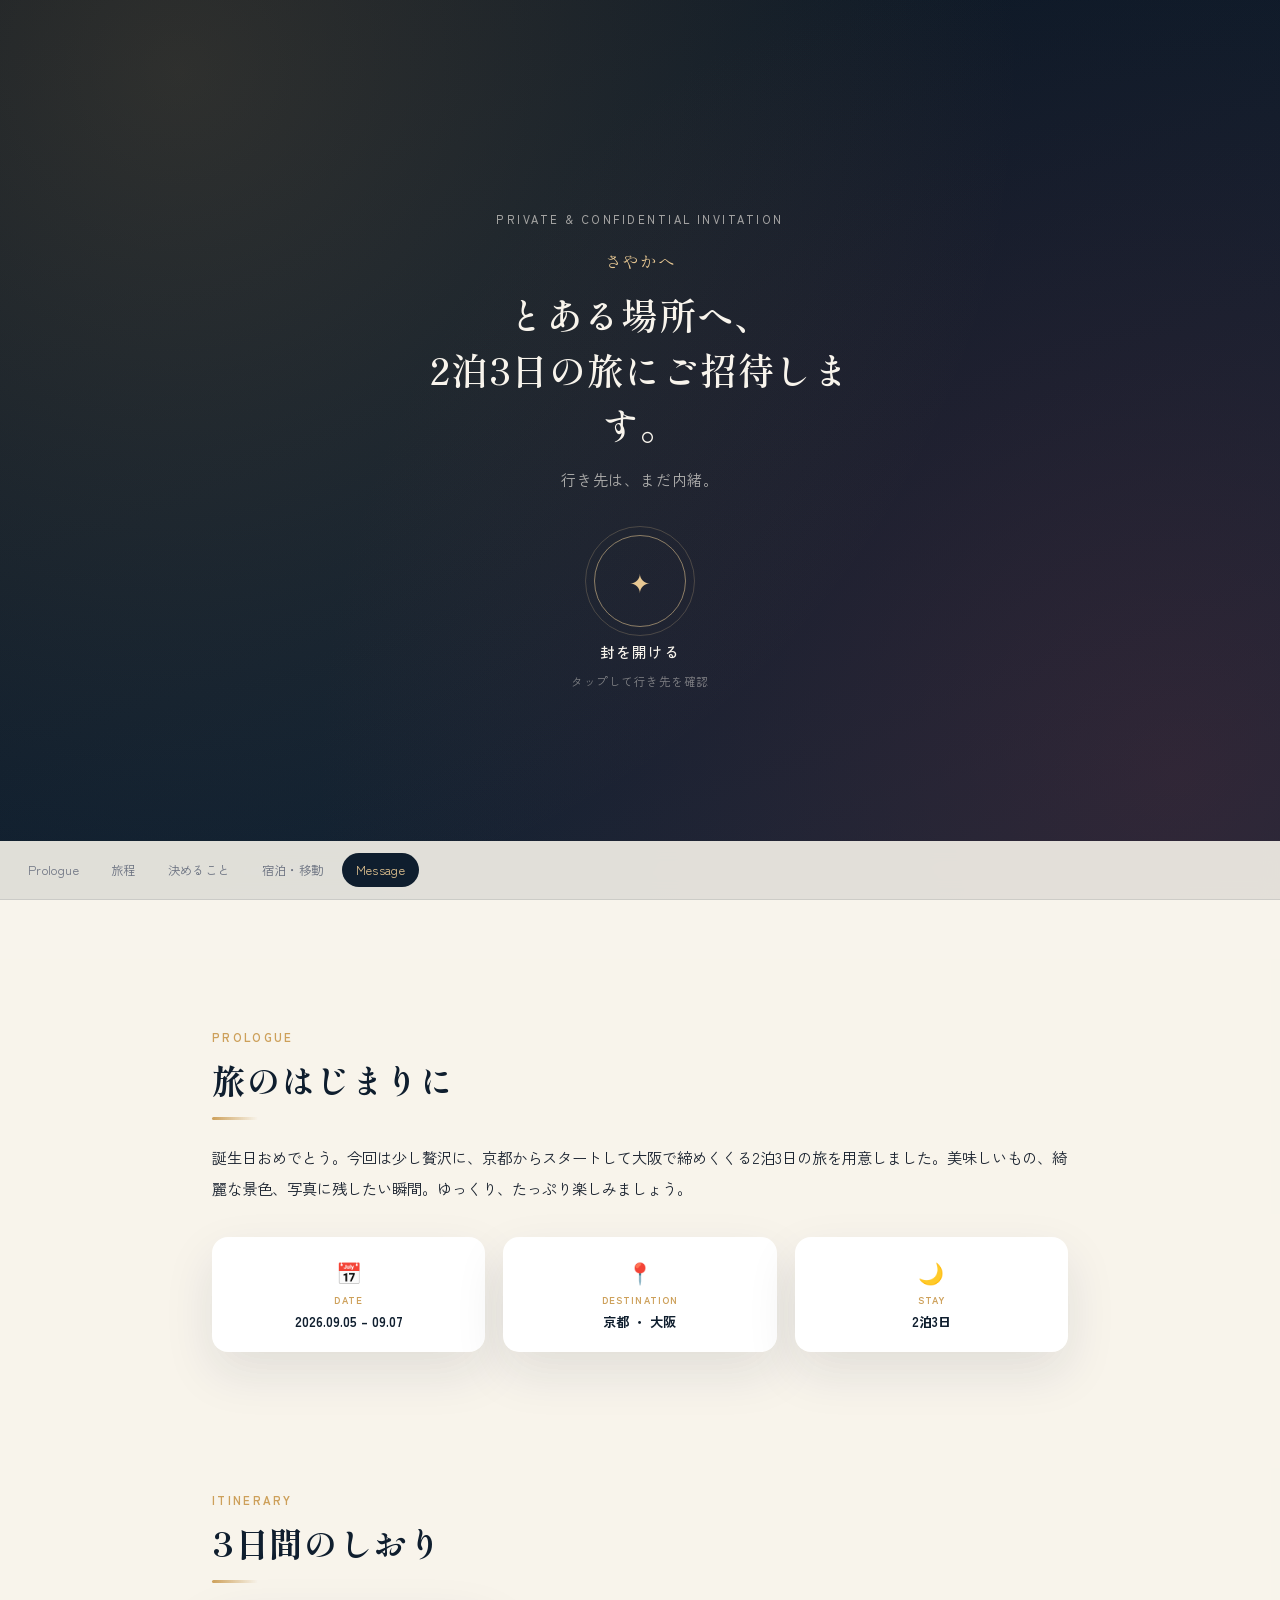
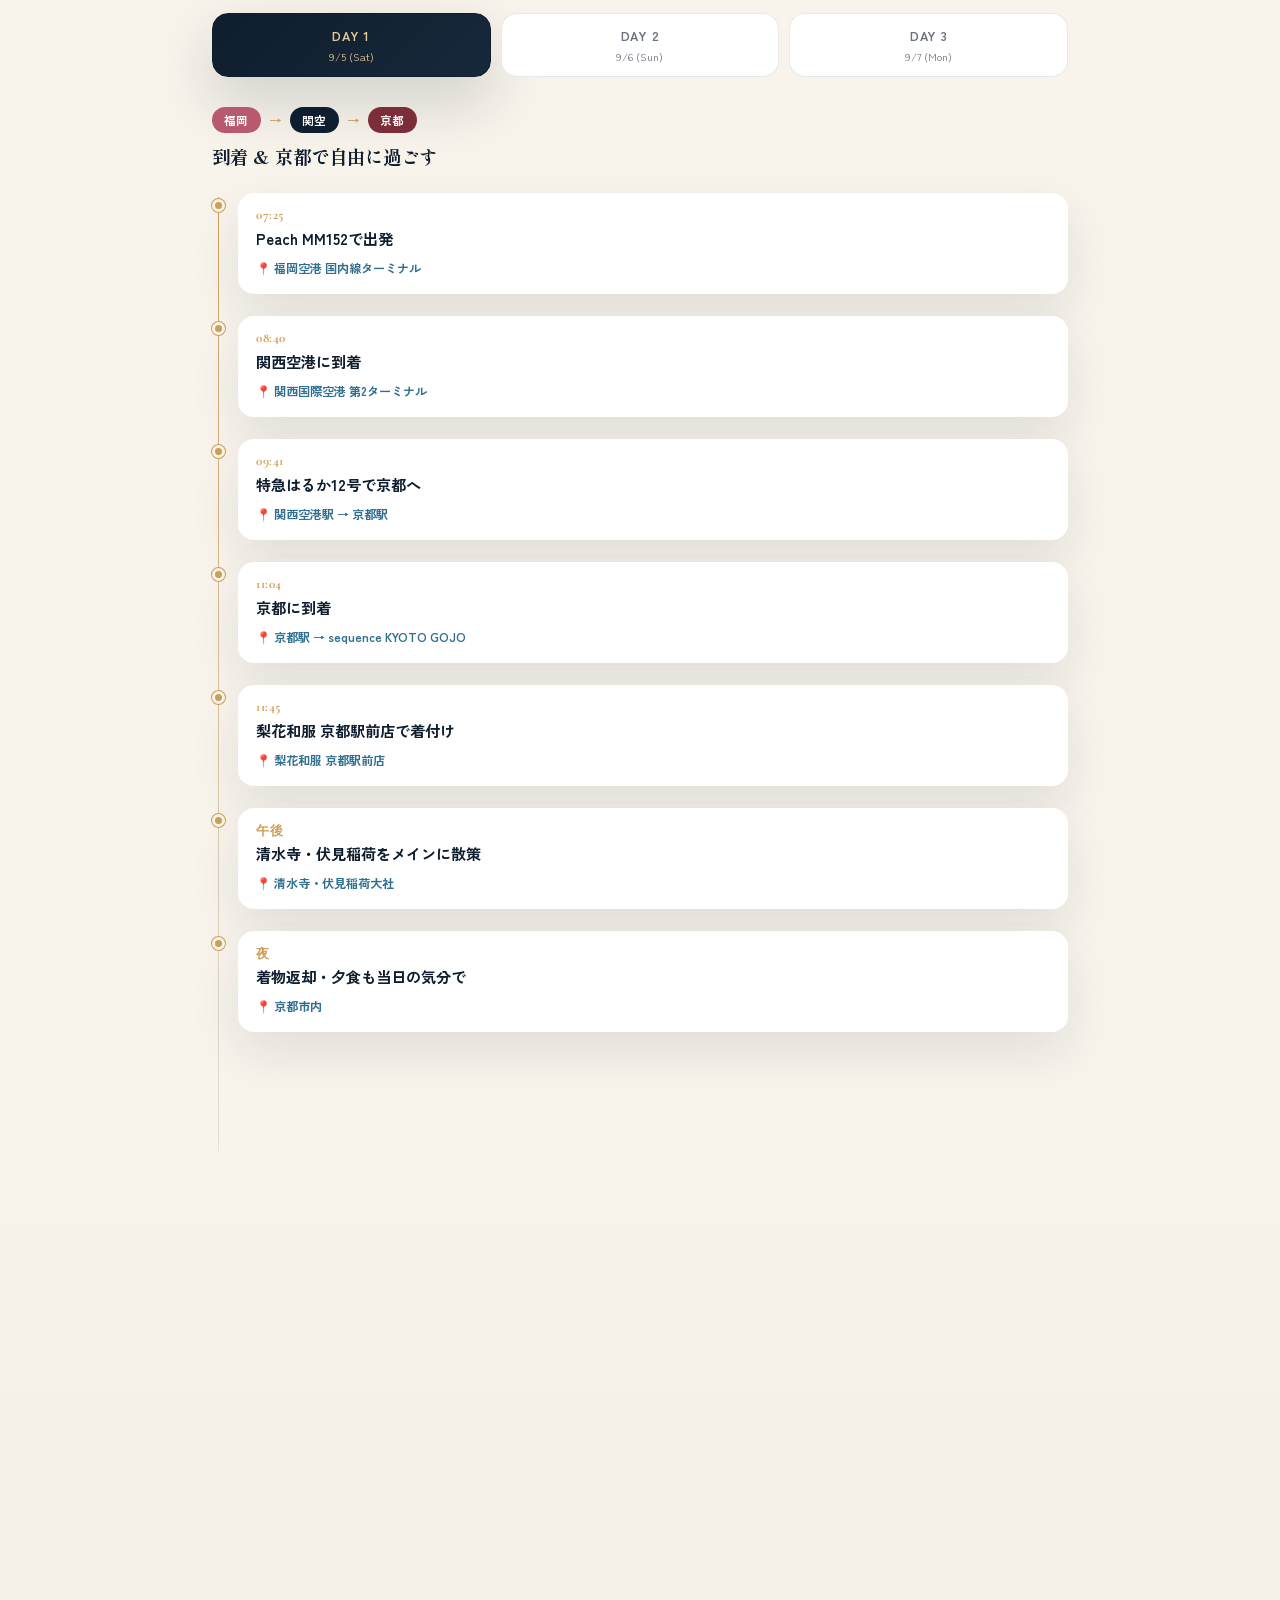
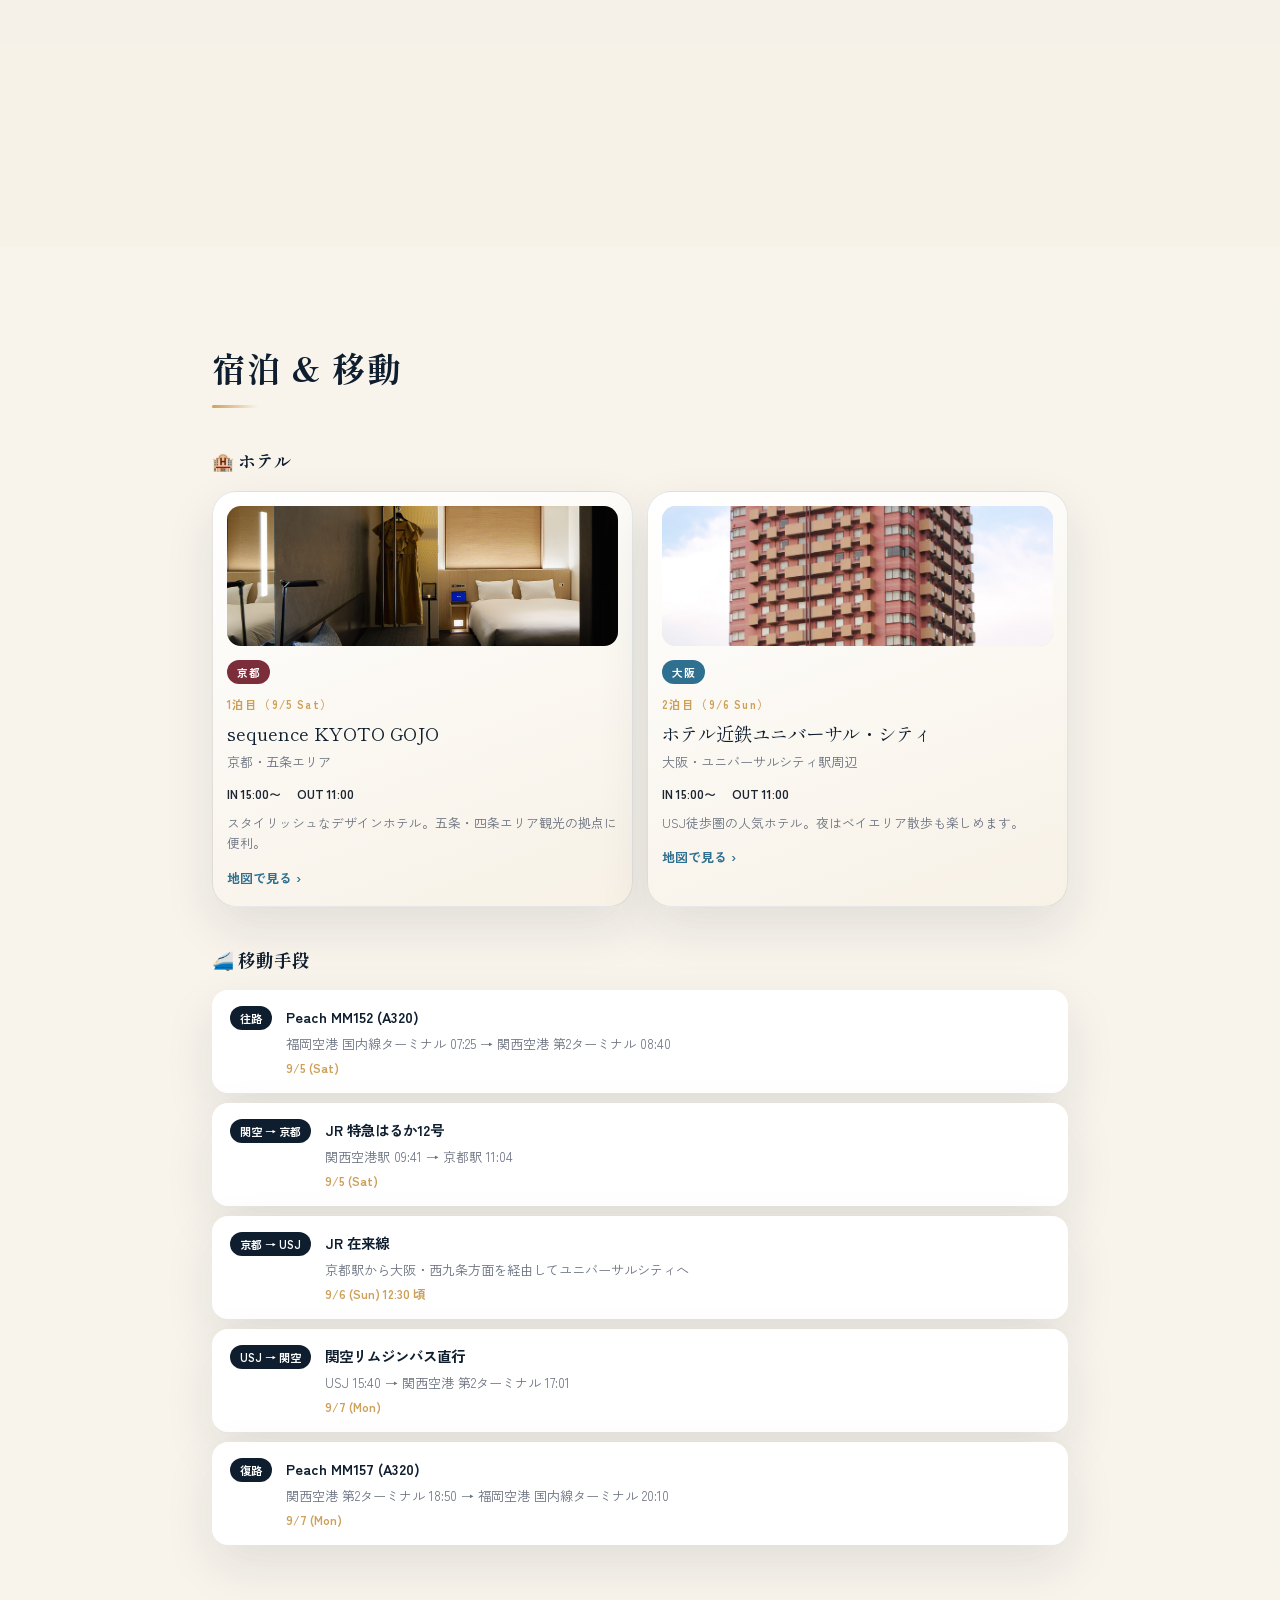
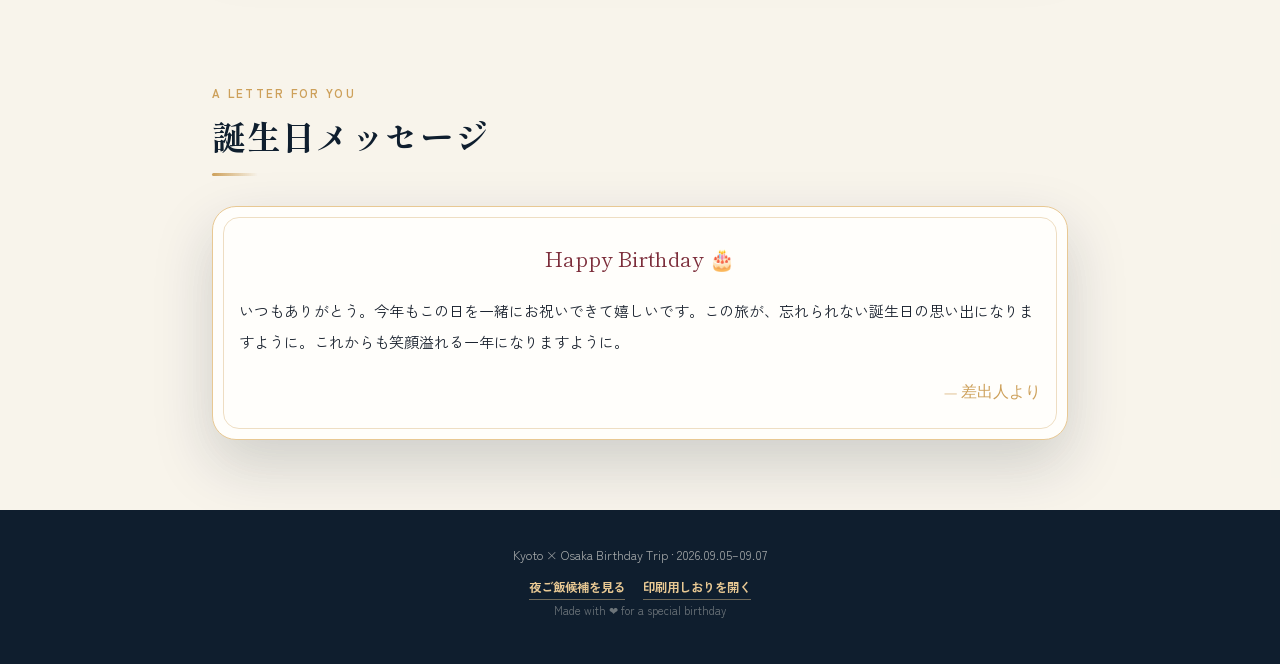
<file: index.html>
<!DOCTYPE html>
<html lang="ja">
<head>
<meta charset="UTF-8">
<meta name="viewport" content="width=device-width, initial-scale=1.0, maximum-scale=1.0, viewport-fit=cover">
<title>Kyoto × Osaka Birthday Trip 2026</title>
<meta name="description" content="2026.9.5-9.7 京都・大阪 誕生日サプライズ旅行のしおり">
<link rel="preconnect" href="https://fonts.googleapis.com">
<link rel="preconnect" href="https://fonts.gstatic.com" crossorigin>
<link href="https://fonts.googleapis.com/css2?family=Shippori+Mincho:wght@500;600;700&amp;family=Cormorant+Garamond:ital,wght@0,500;0,600;1,500&amp;family=Zen+Kaku+Gothic+New:wght@400;500;700;900&amp;display=swap" rel="stylesheet">
<link rel="stylesheet" href="css/style.css">
</head>
<body>

<!-- ============ 星屑パーティクル(背景演出用・JSで生成) ============ -->
<div class="star-field" id="starField" aria-hidden="true"></div>

<!-- ============ 思い出フローティング（ページ全体のスクロールに連動） ============ -->
<div class="memory-float" id="memoryFloat" aria-hidden="true">
  <div class="memory-float-frame">
    <img class="memory-float-img is-front" id="memoryFloatImgA" src="[data-uri]" alt="">
    <img class="memory-float-img" id="memoryFloatImgB" src="[data-uri]" alt="">
  </div>
</div>

<!-- ============ HERO：焦らし → 発表 ============ -->
<section class="hero" id="hero">
  <div class="hero-bg" aria-hidden="true"></div>
  <div class="flash-overlay" id="flashOverlay" aria-hidden="true"></div>

  <div class="hero-stage" id="heroStage">
    <!-- STEP 1: 焦らしパート -->
    <div class="tease" id="teasePart">
      <p class="eyebrow">Private &amp; Confidential Invitation</p>
      <p class="tease-to" id="teaseTo"><span data-field="personName">○○</span>へ</p>
      <h1 class="tease-line" id="teaseLine">とある場所へ、<br>2泊3日の旅にご招待します。</h1>
      <p class="tease-sub">行き先は、まだ内緒。</p>

      <button class="seal-btn" id="openSeal" type="button">
        <span class="seal-ring">
          <span class="seal-icon">✦</span>
        </span>
        <span class="seal-label">封を開ける</span>
      </button>
      <p class="seal-hint">タップして行き先を確認</p>
    </div>

    <!-- STEP 2: 誕生日おめでとうパート -->
    <div class="celebrate" id="celebratePart">
      <p class="eyebrow gold">Happy Birthday</p>
      <p class="celebrate-name"><span data-field="personName">○○</span>へ</p>
      <p class="celebrate-cake">🎂</p>
      <h2 class="celebrate-title">お誕生日<br>おめでとう</h2>
      <p class="celebrate-sub">今年も、とっておきの1日を。</p>
      <p class="celebrate-next">そして今回は…</p>
    </div>

    <!-- STEP 3: 発表パート -->
    <div class="reveal" id="revealPart">
      <p class="eyebrow gold">Surprise Destination</p>
      <p class="reveal-lead">行き先は…</p>
      <h2 class="reveal-dest">
        <span class="dest-kyoto" data-stagger>京都</span>
        <span class="dest-cross">×</span>
        <span class="dest-osaka" data-stagger>大阪</span>
      </h2>
      <p class="reveal-dates" data-field="dateRange">2026.09.05 Sat &nbsp;→&nbsp; 09.07 Mon</p>
      <p class="reveal-stay" data-field="stayLabel">2泊3日 · Birthday Trip</p>

      <div class="countdown" id="countdown" aria-label="旅行開始までのカウントダウン">
        <div class="cd-box"><span class="cd-num" id="cdDays">--</span><span class="cd-label">Days</span></div>
        <div class="cd-box"><span class="cd-num" id="cdHours">--</span><span class="cd-label">Hours</span></div>
        <div class="cd-box"><span class="cd-num" id="cdMinutes">--</span><span class="cd-label">Min</span></div>
        <div class="cd-box"><span class="cd-num" id="cdSeconds">--</span><span class="cd-label">Sec</span></div>
      </div>

      <a href="#overview" class="scroll-cue">
        <span>しおりを見る</span>
        <span class="scroll-arrow">↓</span>
      </a>
    </div>
  </div>

  <div class="confetti-layer" id="confettiLayer" aria-hidden="true"></div>
  <div class="hero-end-marker" id="heroEndMarker" aria-hidden="true"></div>
</section>

<!-- ============ ナビゲーション ============ -->
<nav class="site-nav" id="siteNav">
  <div class="nav-scroll">
    <a href="#overview" class="nav-link" data-nav>Prologue</a>
    <a href="#itinerary" class="nav-link" data-nav>旅程</a>
    <a href="#decisions" class="nav-link" data-nav>決めること</a>
    <a href="#stay" class="nav-link" data-nav>宿泊・移動</a>
    <a href="#message" class="nav-link" data-nav>Message</a>
  </div>
</nav>

<main>

  <!-- ============ PROLOGUE / 概要 ============ -->
  <section class="section prologue" id="overview">
    <div class="container">
      <p class="section-eyebrow reveal-up">Prologue</p>
      <h2 class="section-title reveal-up">旅のはじまりに</h2>
      <p class="prologue-text reveal-up" data-field="prologueText">
        誕生日おめでとう。今回は少し贅沢に、京都からスタートして大阪で締めくくる2泊3日の旅を用意しました。
        美味しいもの、綺麗な景色、写真に残したい瞬間。ゆっくり、たっぷり楽しみましょう。
      </p>

      <div class="stat-cards">
        <div class="stat-card reveal-up">
          <span class="stat-icon">📅</span>
          <span class="stat-label">DATE</span>
          <span class="stat-value">2026.09.05 – 09.07</span>
        </div>
        <div class="stat-card reveal-up">
          <span class="stat-icon">📍</span>
          <span class="stat-label">DESTINATION</span>
          <span class="stat-value">京都 ・ 大阪</span>
        </div>
        <div class="stat-card reveal-up">
          <span class="stat-icon">🌙</span>
          <span class="stat-label">STAY</span>
          <span class="stat-value">2泊3日</span>
        </div>
      </div>
    </div>
  </section>

  <!-- ============ ITINERARY / 旅程タイムライン ============ -->
  <section class="section itinerary" id="itinerary">
    <div class="container">
      <p class="section-eyebrow reveal-up">Itinerary</p>
      <h2 class="section-title reveal-up">3日間のしおり</h2>

      <div class="day-tabs" id="dayTabs" role="tablist"></div>
      <div class="day-panels" id="dayPanels"></div>
    </div>
  </section>

  <!-- ============ DECISIONS / 二人で決めること ============ -->
  <section class="section decisions" id="decisions">
    <div class="container">
      <p class="section-eyebrow reveal-up">Before The Trip</p>
      <h2 class="section-title reveal-up">当日までに二人で決めること</h2>

      <div class="decision-list" id="decisionList"></div>
    </div>
  </section>

  <!-- ============ STAY & TRANSPORT / ホテル・移動 ============ -->
  <section class="section stay" id="stay">
    <div class="container">
      <p class="section-eyebrow reveal-up">Stay &amp; Access</p>
      <h2 class="section-title reveal-up">宿泊 &amp; 移動</h2>

      <h3 class="sub-heading reveal-up">🏨 ホテル</h3>
      <div class="hotel-cards" id="hotelCards"></div>

      <h3 class="sub-heading reveal-up">🚄 移動手段</h3>
      <div class="transport-list" id="transportList"></div>
    </div>
  </section>

  <!-- ============ BIRTHDAY MESSAGE ============ -->
  <section class="section message" id="message">
    <div class="container container-narrow">
      <p class="section-eyebrow reveal-up">A Letter For You</p>
      <h2 class="section-title reveal-up">誕生日メッセージ</h2>

      <div class="letter-card reveal-up">
        <p class="letter-title" data-field="letterTitle">Happy Birthday 🎂</p>
        <p class="letter-body" data-field="letterBody">
          いつもありがとう。今年もこの日を一緒にお祝いできて嬉しいです。
          この旅が、忘れられない誕生日の思い出になりますように。
          これからも笑顔溢れる一年になりますように。
        </p>
        <p class="letter-signature" data-field="letterSignature">— 差出人より</p>
      </div>
    </div>
  </section>

</main>

<footer class="site-footer">
  <p data-field="footerText">Osaka × Kyoto Birthday Trip · 2026.09.05–09.07</p>
  <p class="footer-actions">
    <a class="footer-link" href="dinner.html">夜ご飯候補を見る</a>
    <a class="footer-link" href="shiori.html" target="_blank" rel="noopener">印刷用しおりを開く</a>
  </p>
  <p class="footer-sub">Made with ❤ for a special birthday</p>
</footer>

<script src="js/data.js"></script>
<script src="js/main.js"></script>
</body>
</html>
</file>
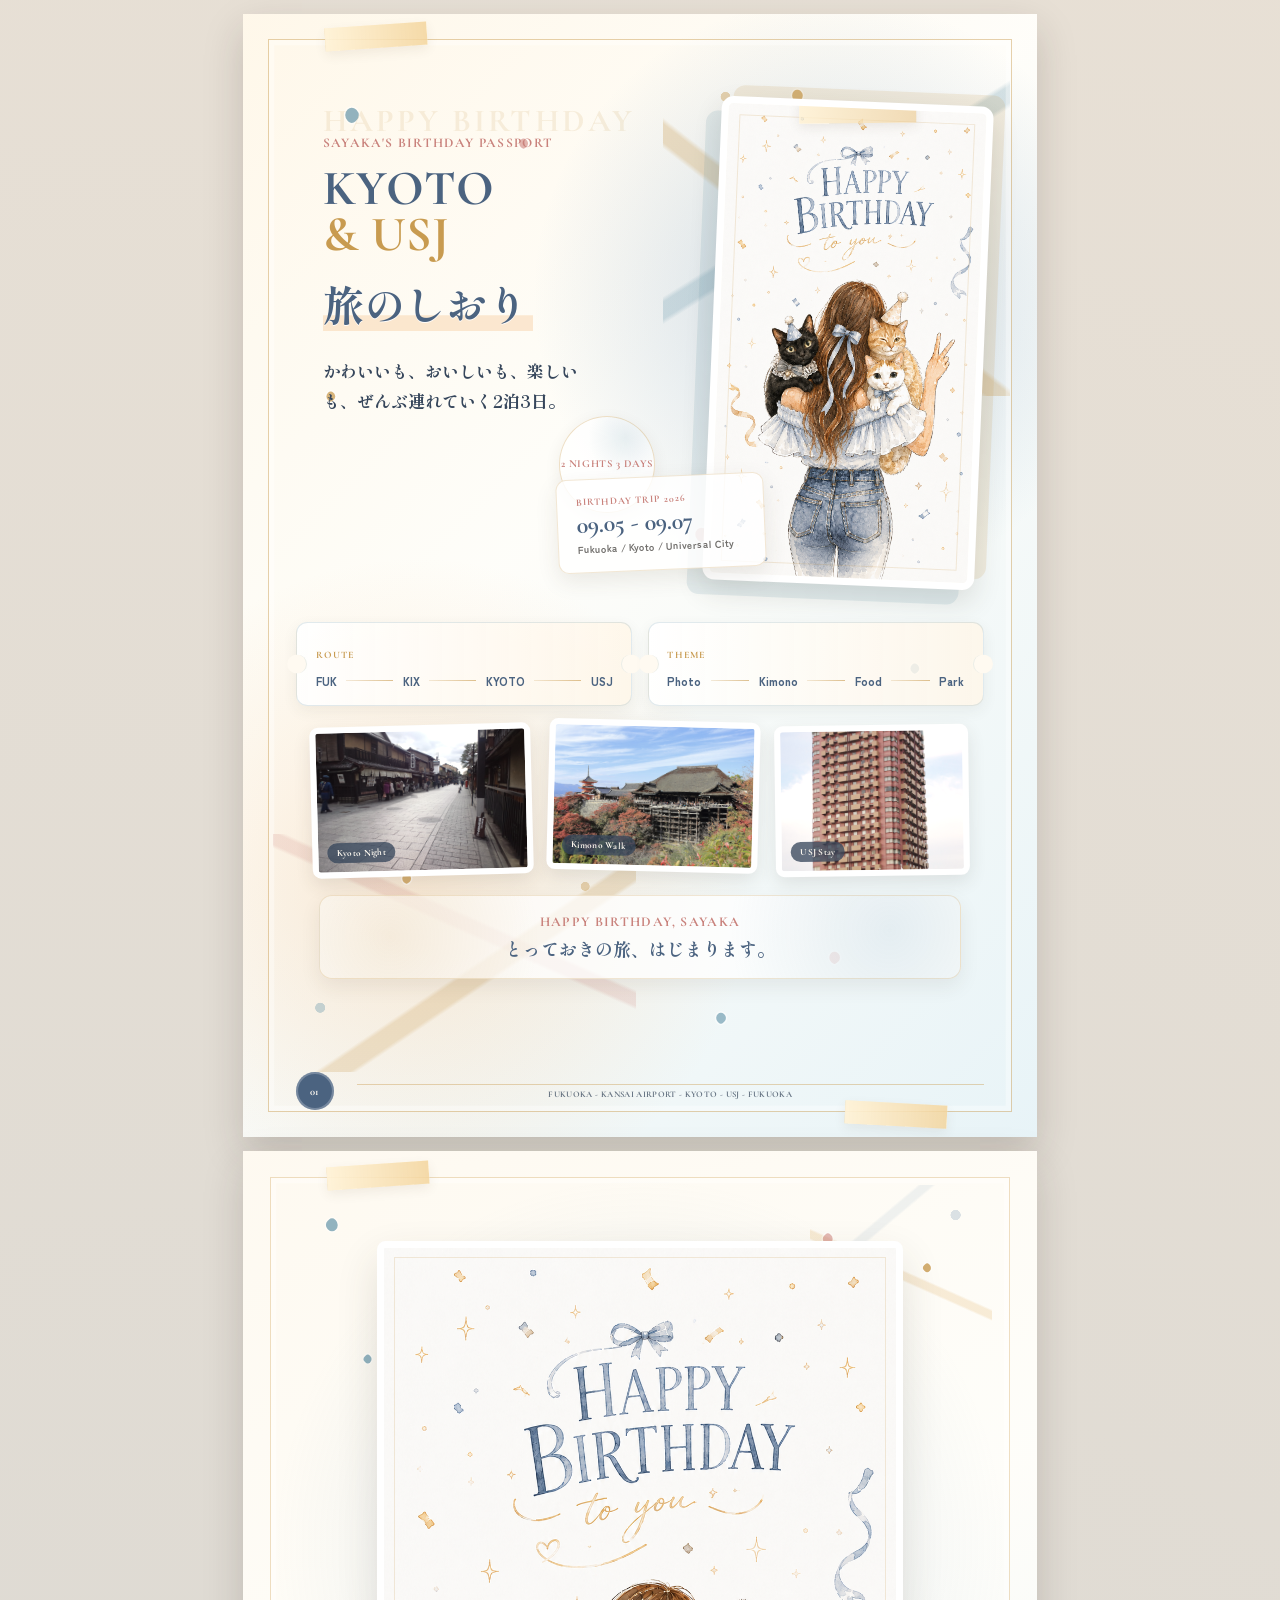
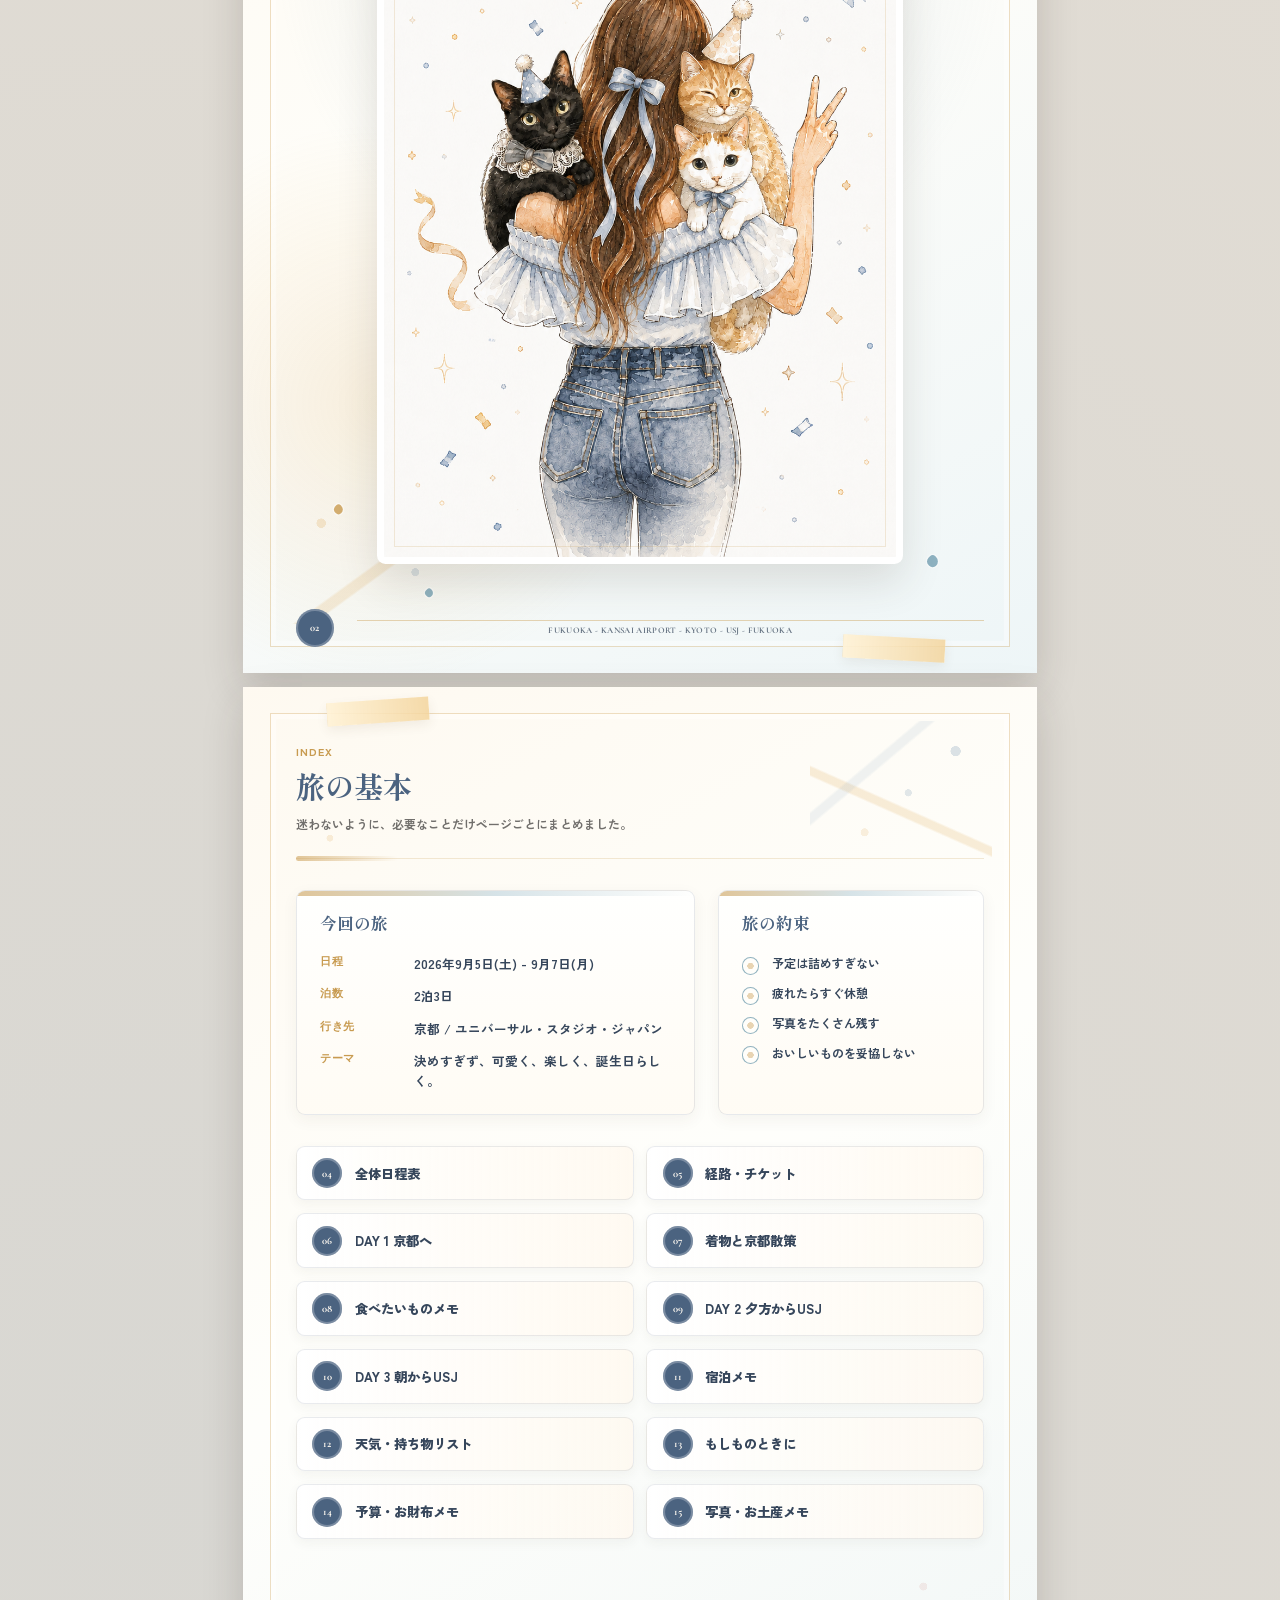
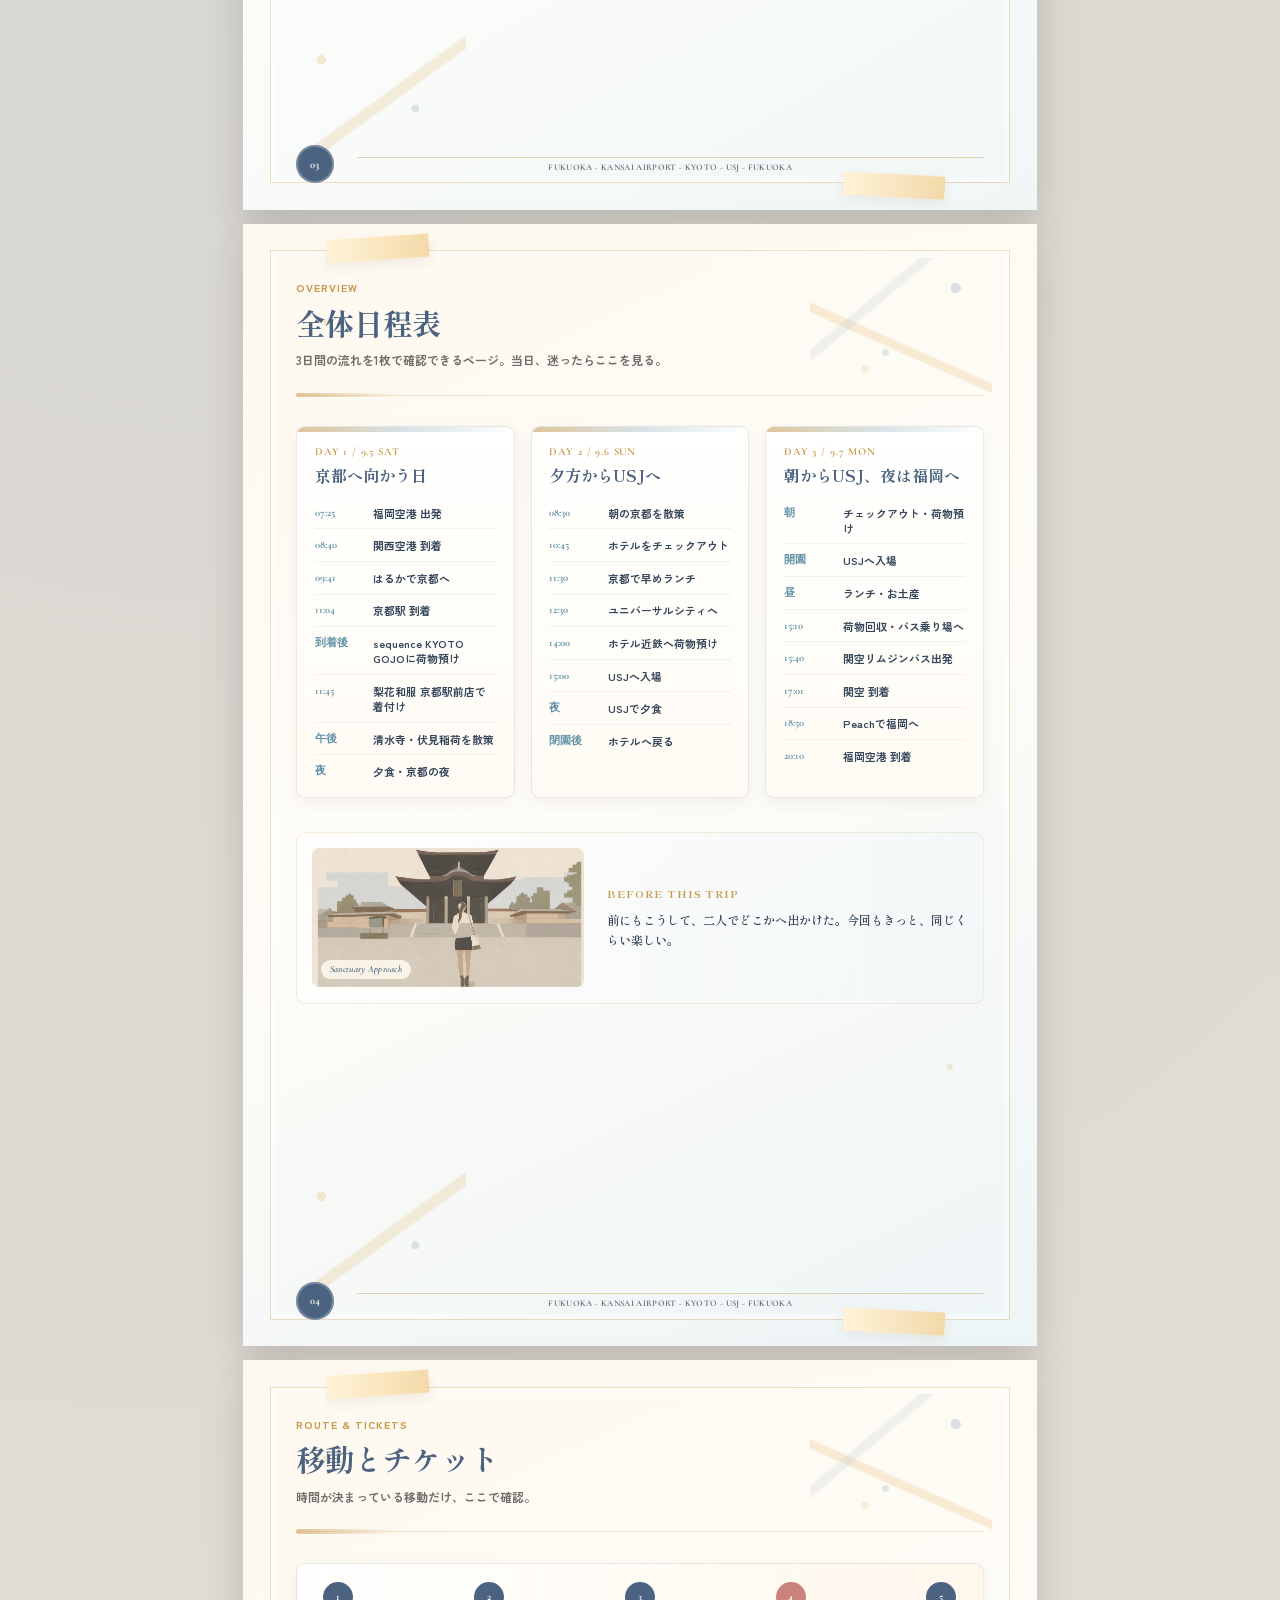
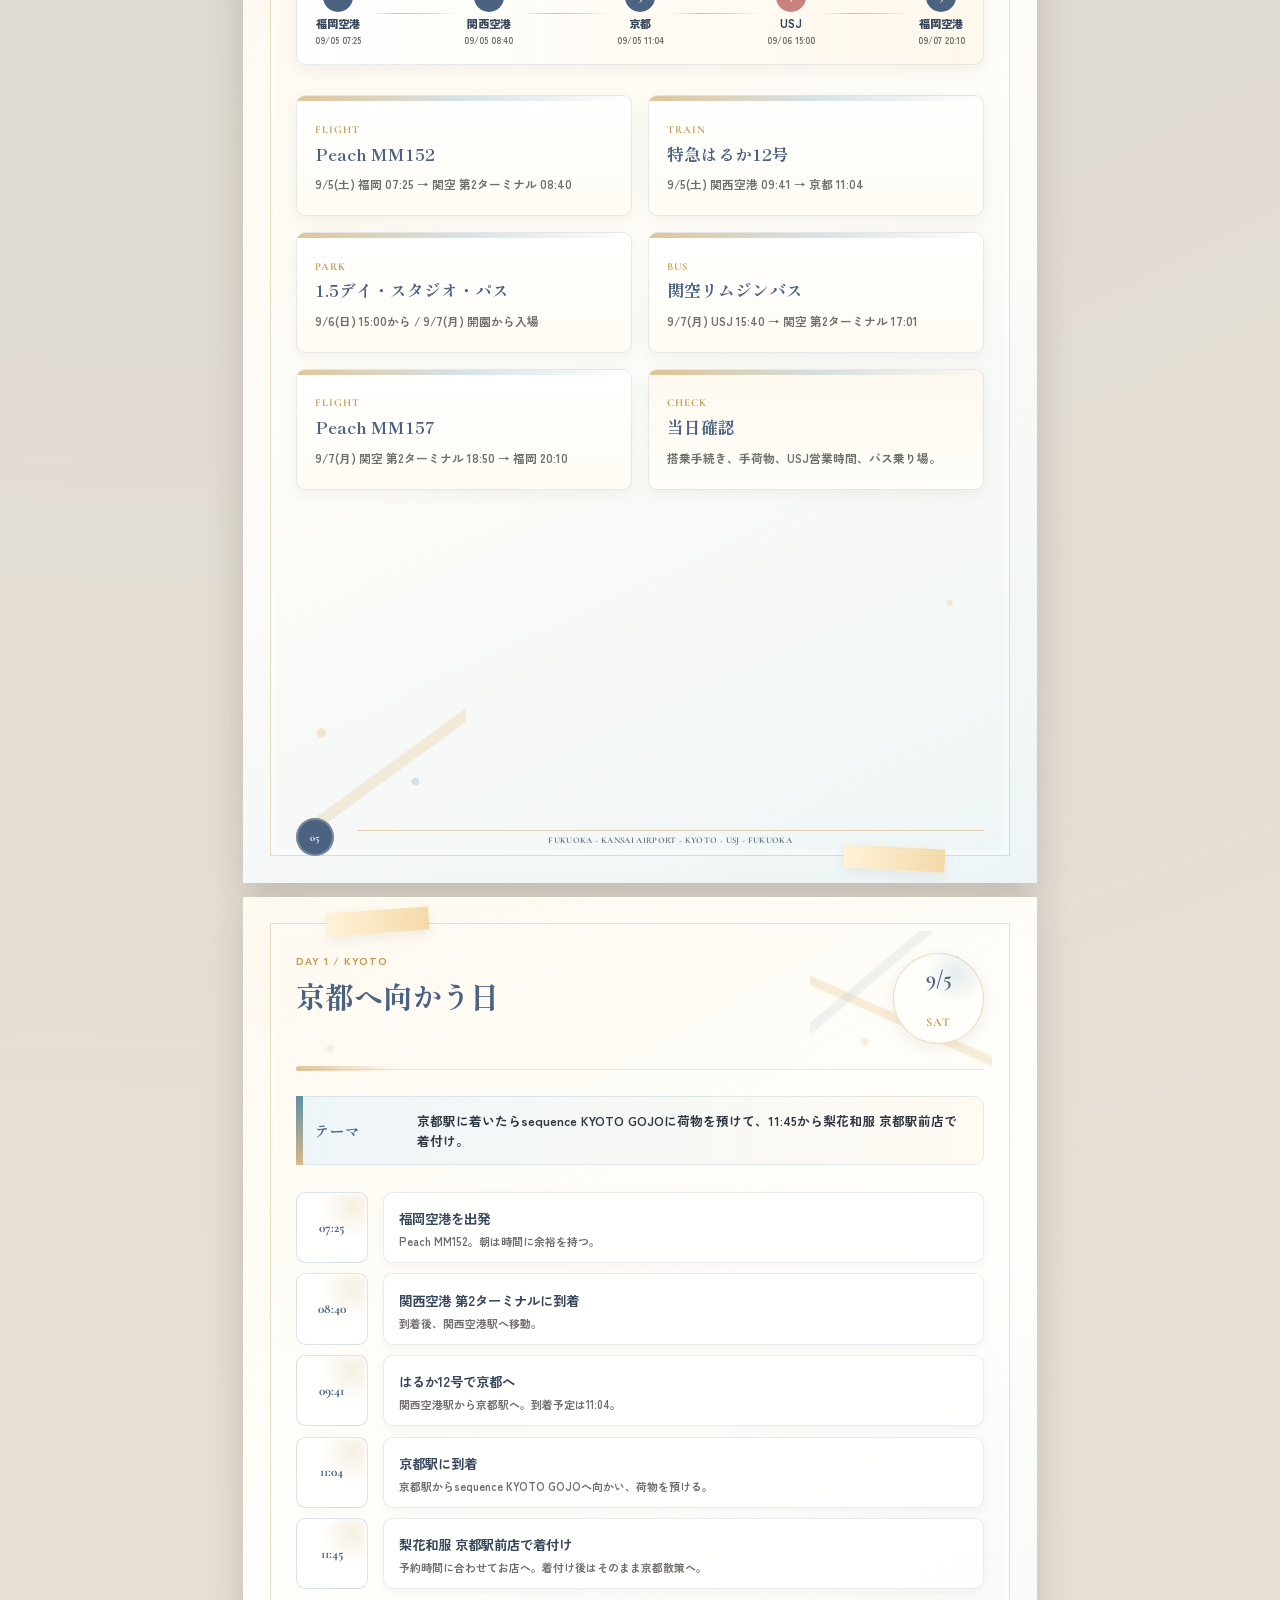
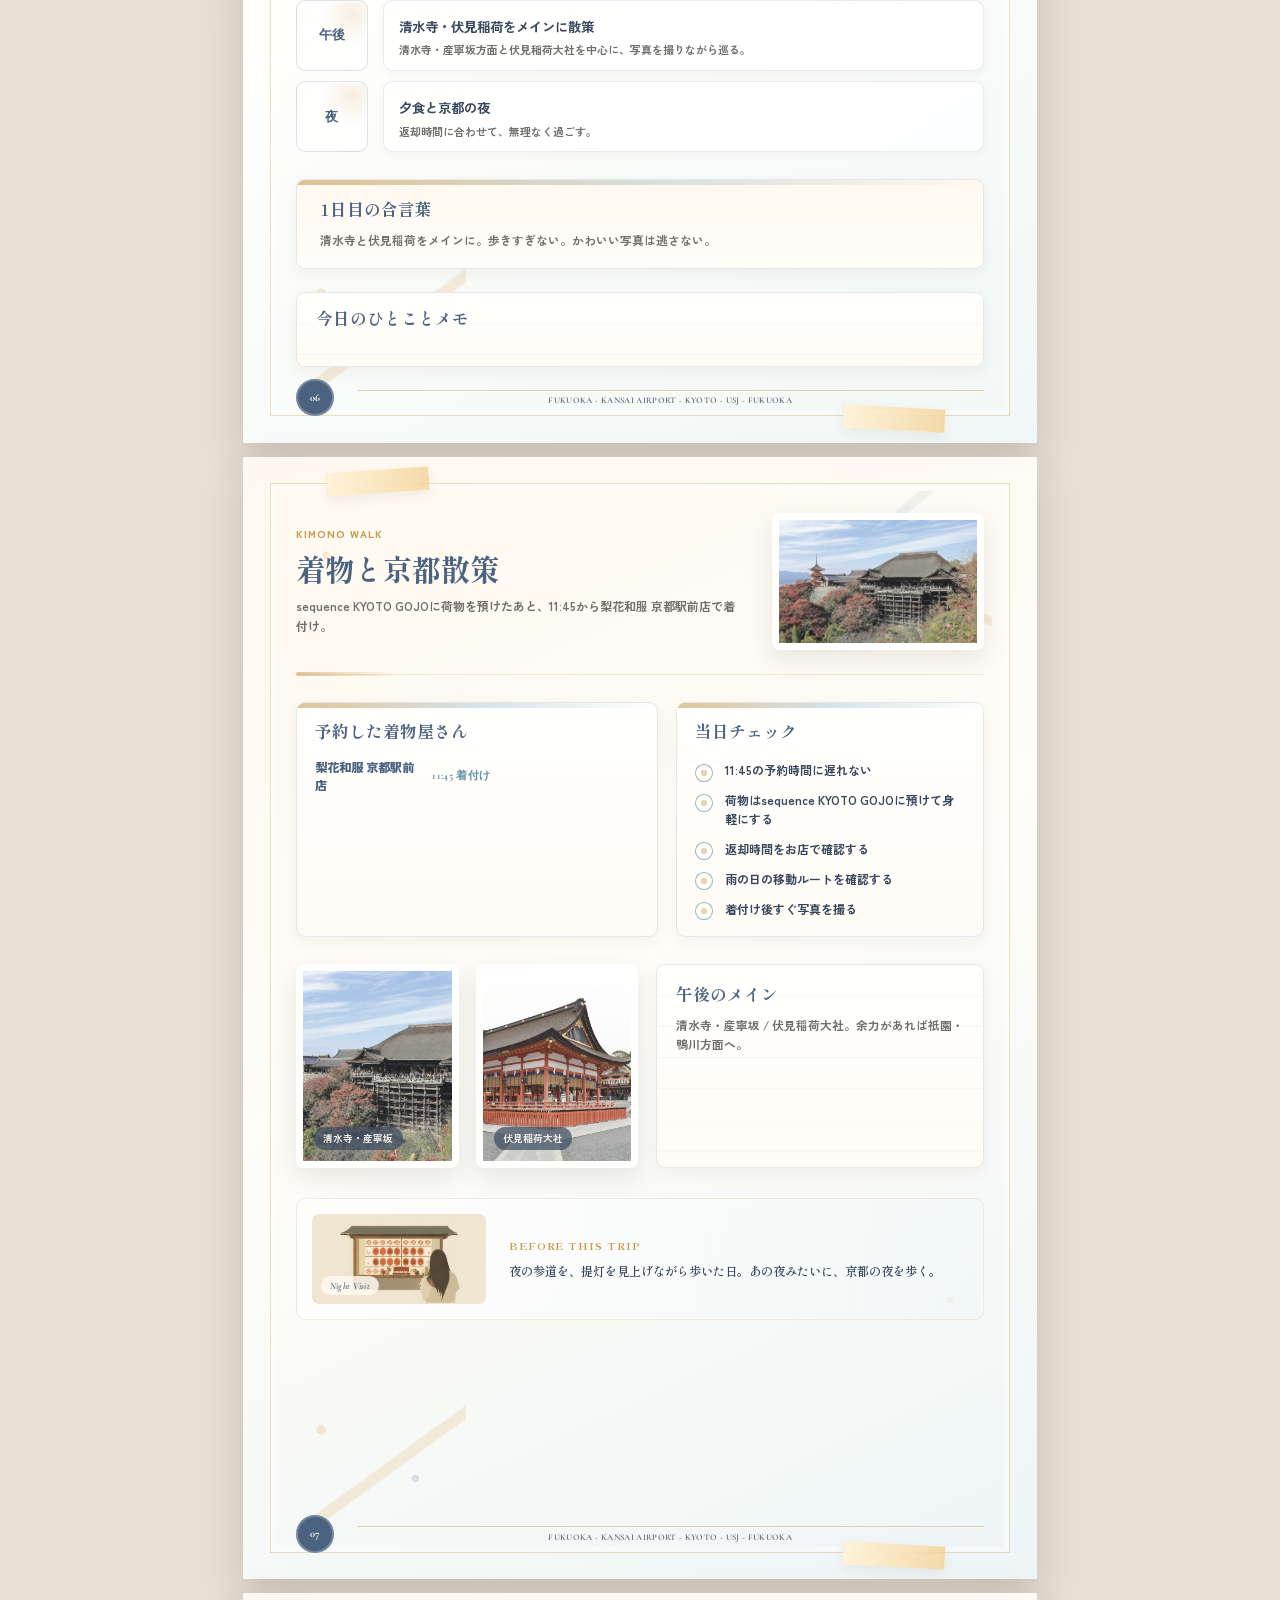
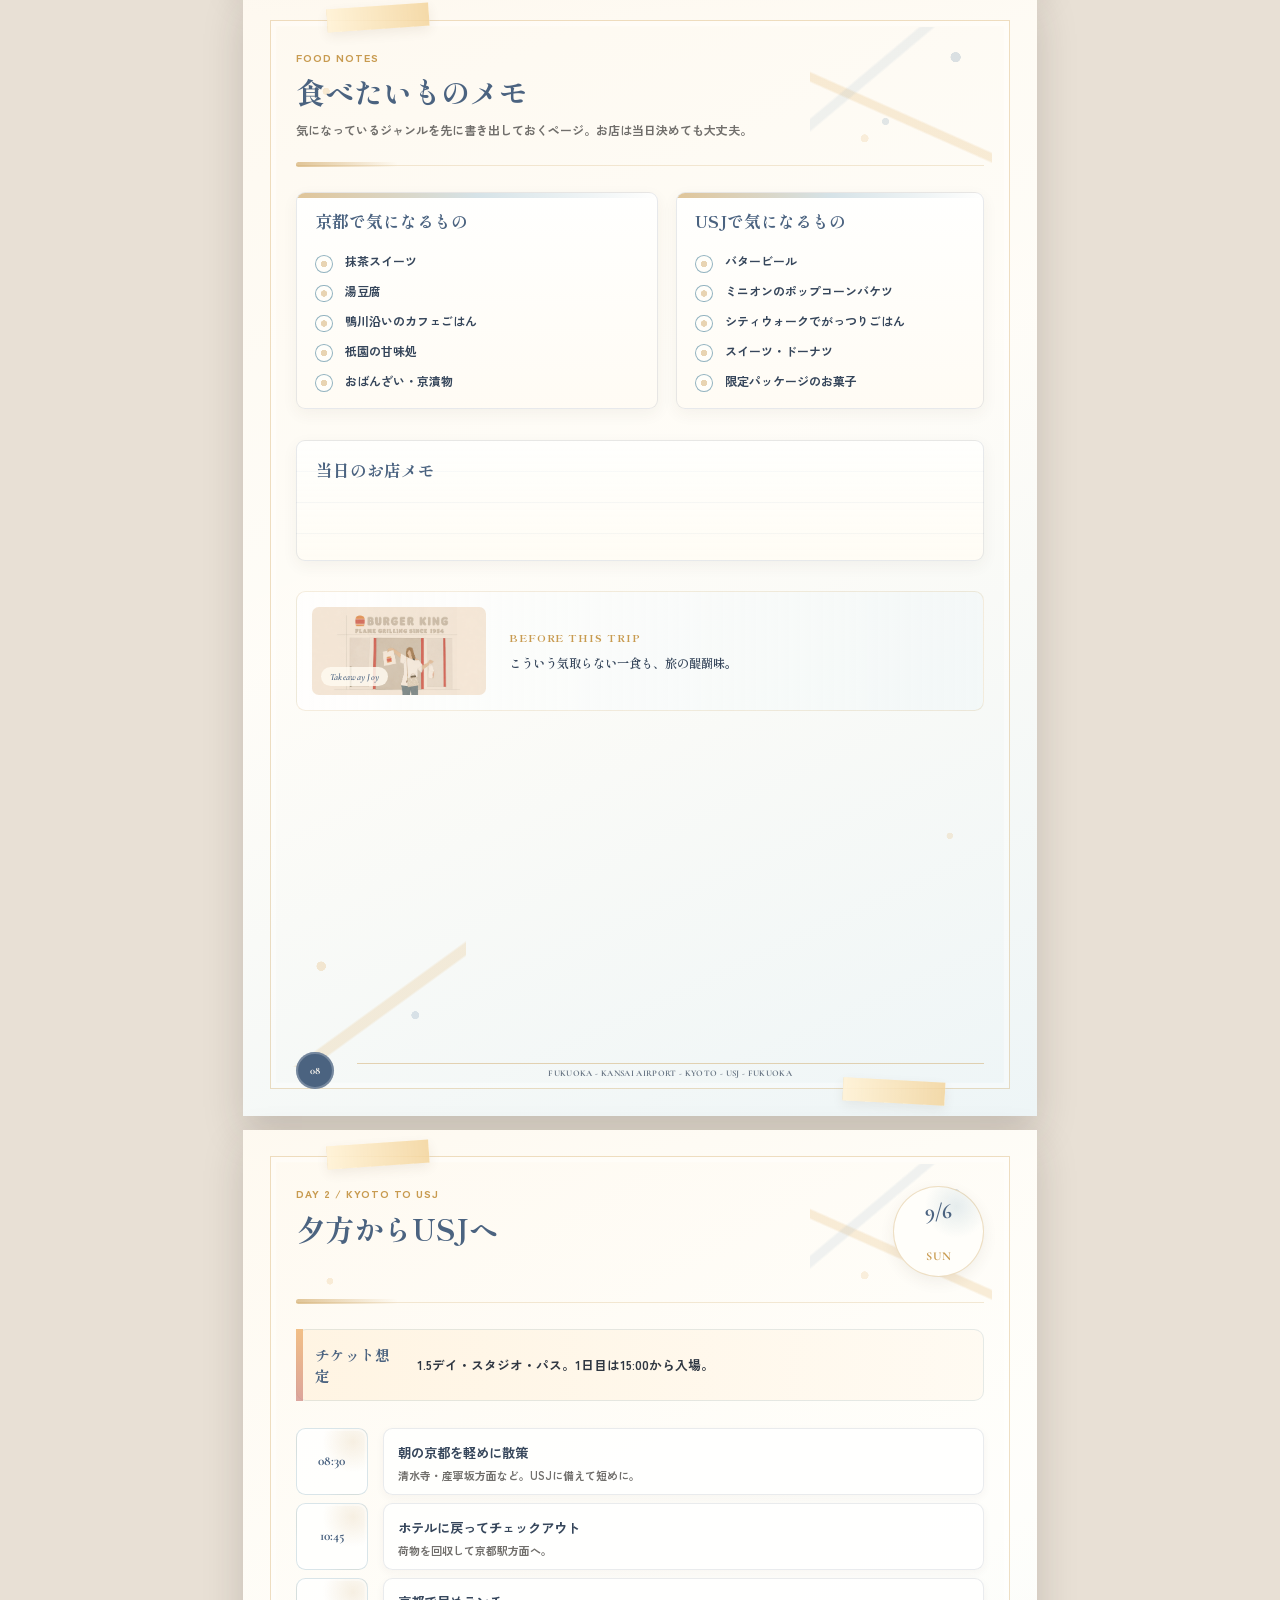
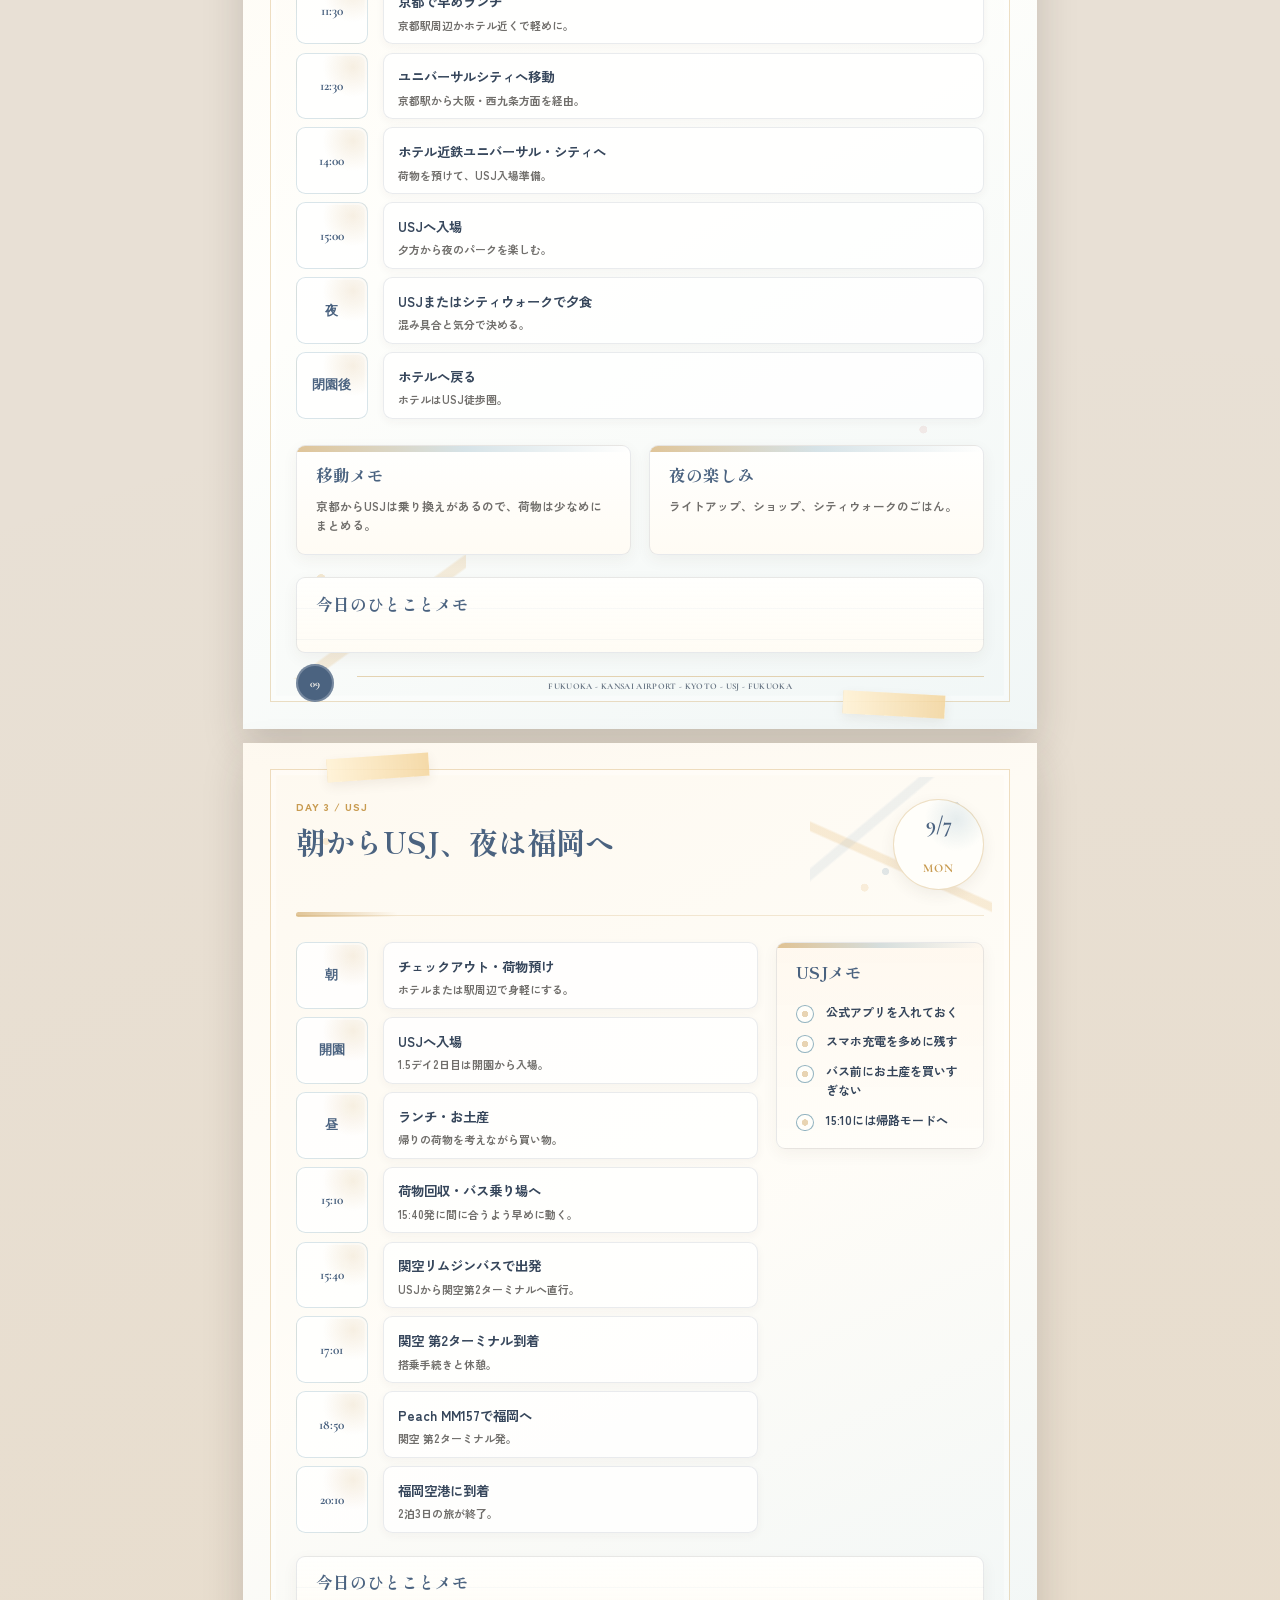
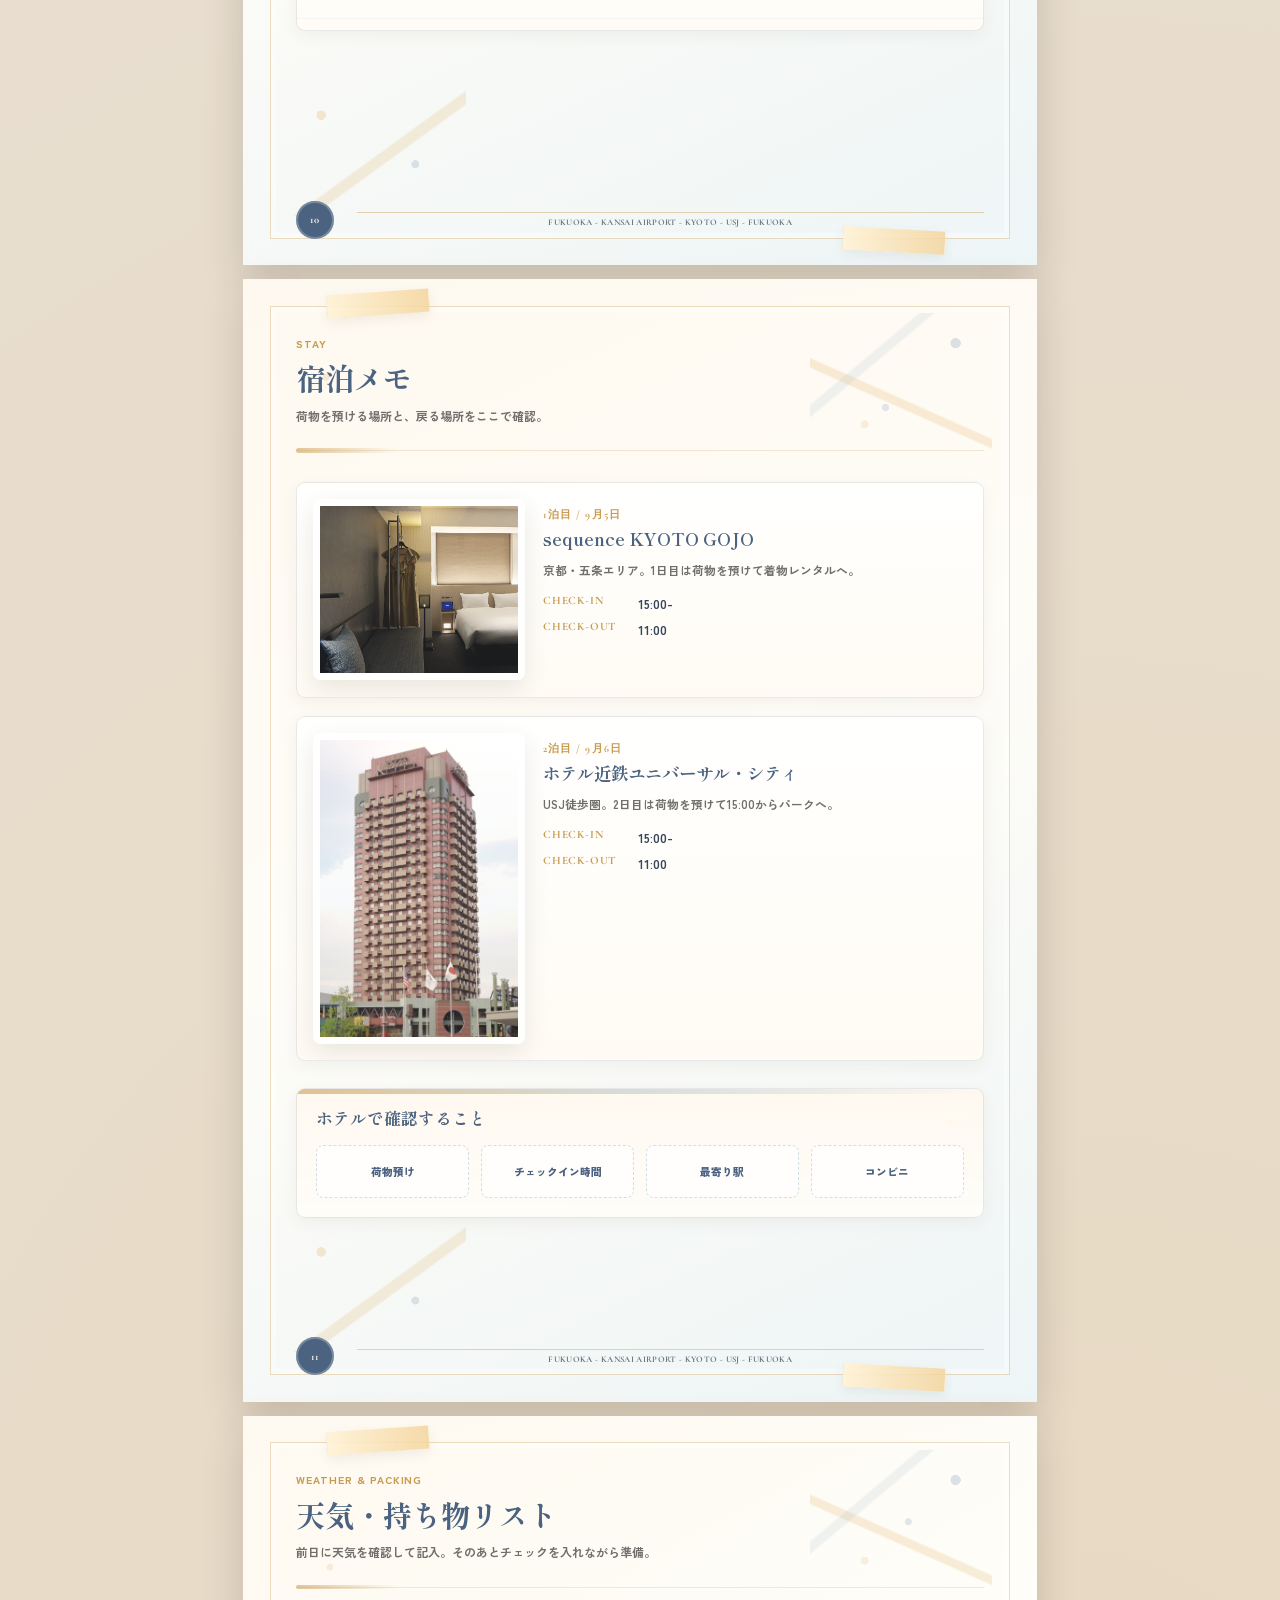
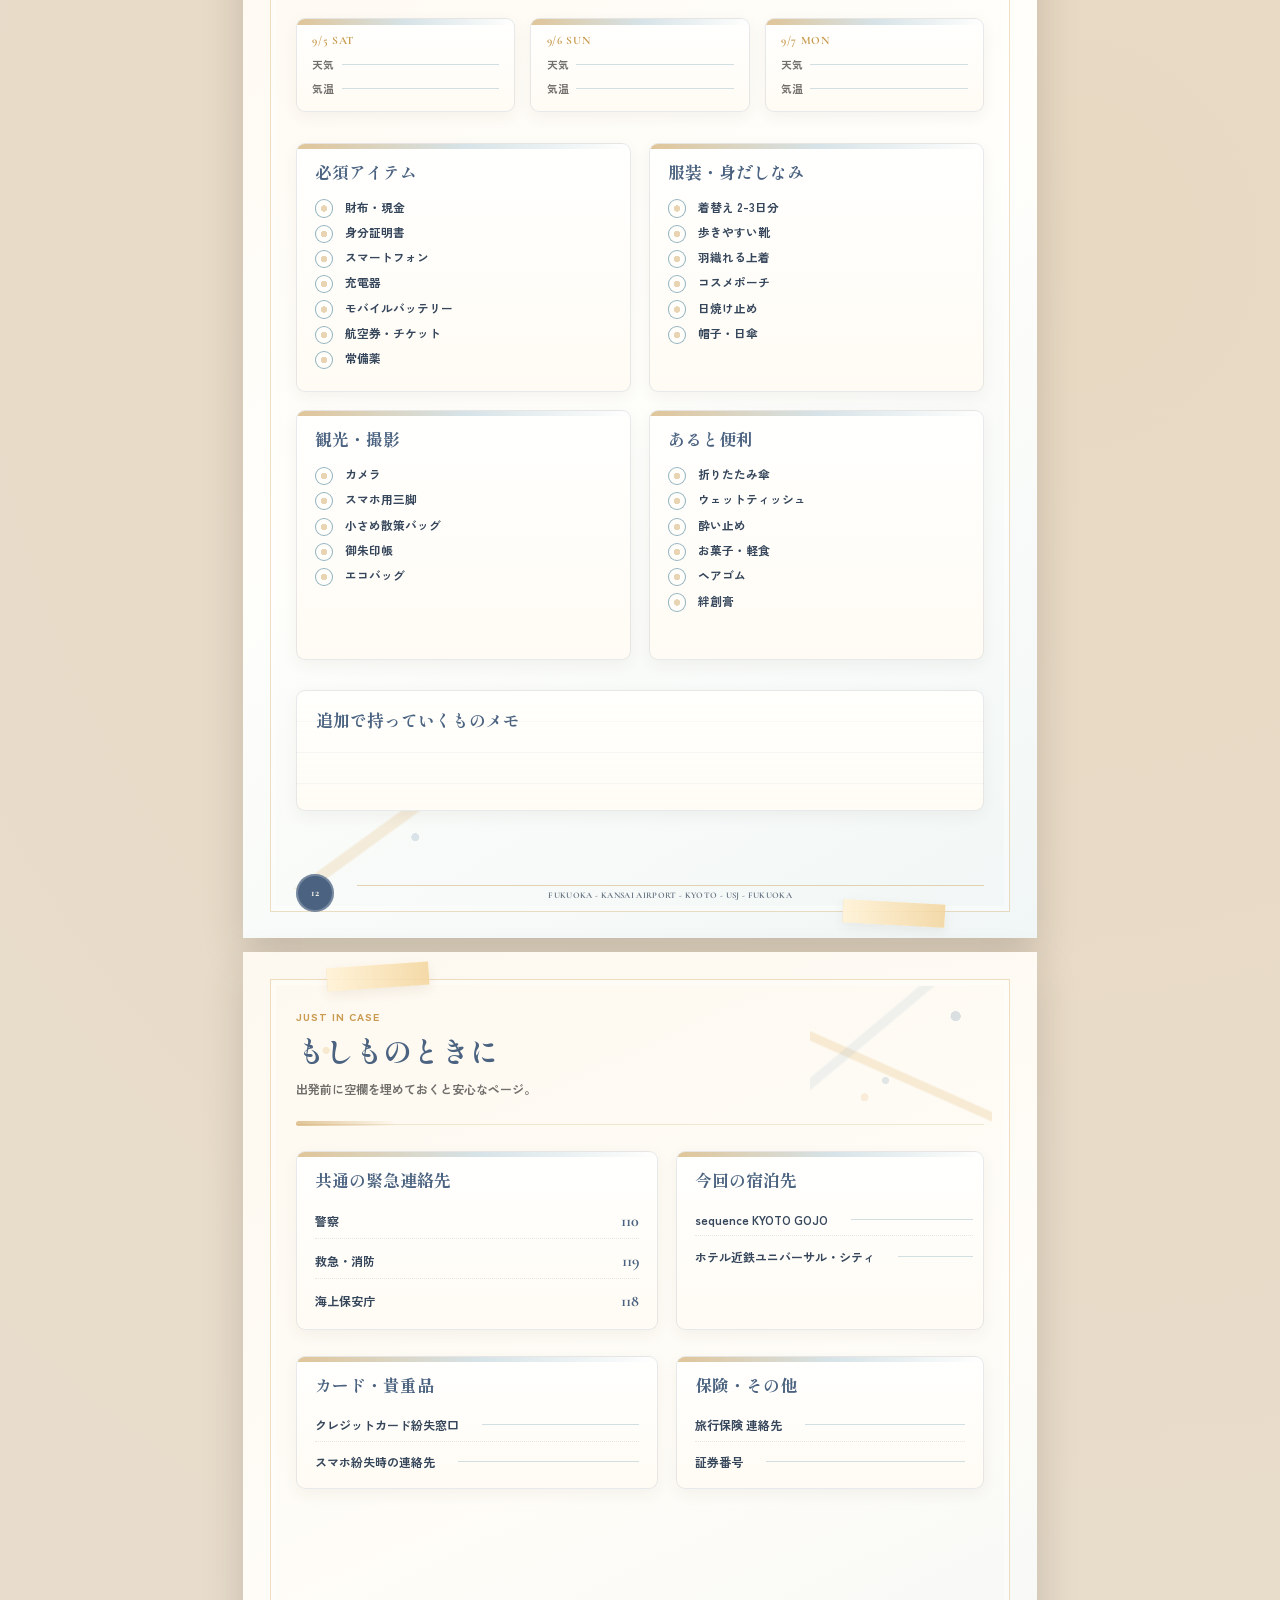
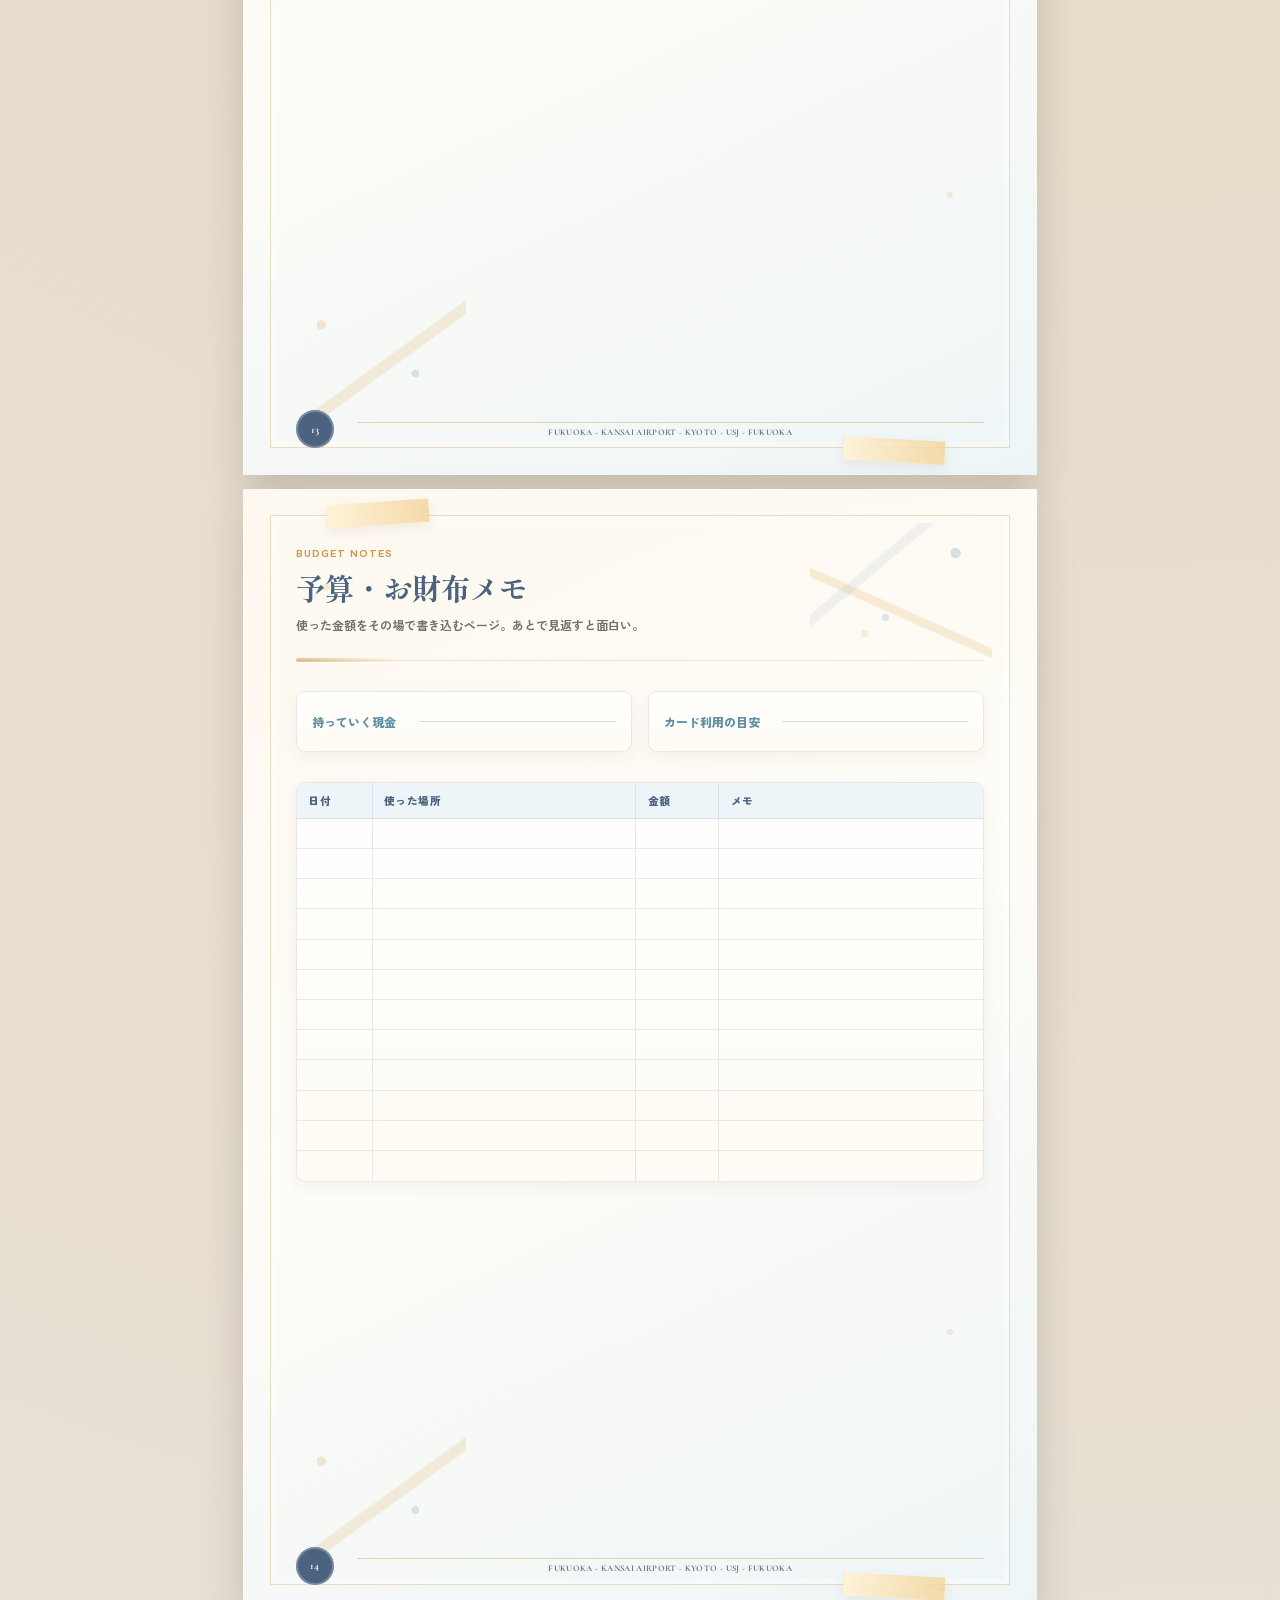
<file: shiori.html>
<!DOCTYPE html>
<html lang="ja">
<head>
<meta charset="UTF-8">
<meta name="viewport" content="width=device-width, initial-scale=1.0">
<title>京都・USJ Birthday Trip 旅のしおり</title>
<meta name="description" content="2026.9.5-9.7 京都・USJ 誕生日旅行のA4印刷用しおり">
<link rel="preconnect" href="https://fonts.googleapis.com">
<link rel="preconnect" href="https://fonts.gstatic.com" crossorigin>
<link href="https://fonts.googleapis.com/css2?family=Cormorant+Garamond:wght@600;700&family=Shippori+Mincho:wght@500;600;700&family=Zen+Kaku+Gothic+New:wght@400;500;700;900&display=swap" rel="stylesheet">
<link rel="stylesheet" href="css/shiori-print.css">
</head>
<body>

<main class="booklet">
  <section class="sheet cover-sheet" aria-label="表紙">
    <div class="paper-frame"></div>
    <div class="cover-burst" aria-hidden="true">
      <span></span><span></span><span></span><span></span><span></span><span></span>
      <span></span><span></span><span></span><span></span>
    </div>

    <div class="cover-hero">
      <div class="cover-title-panel">
        <p class="cover-kicker">Sayaka's Birthday Passport</p>
        <h1>
          <span>KYOTO</span>
          <span>&amp; USJ</span>
          <strong>旅のしおり</strong>
        </h1>
        <p class="cover-lead-v2">かわいいも、おいしいも、楽しいも、ぜんぶ連れていく2泊3日。</p>
      </div>

      <figure class="cover-main-art" aria-hidden="true">
        <img src="assets/images/cover/birthday-card.png" alt="">
      </figure>

      <div class="cover-date-card">
        <span>Birthday Trip 2026</span>
        <strong>09.05 - 09.07</strong>
        <small>Fukuoka / Kyoto / Universal City</small>
      </div>
    </div>

    <div class="cover-ticket-strip" aria-hidden="true">
      <div class="cover-ticket">
        <span>Route</span>
        <div>
          <b>FUK</b><i></i><b>KIX</b><i></i><b>KYOTO</b><i></i><b>USJ</b>
        </div>
      </div>
      <div class="cover-ticket">
        <span>Theme</span>
        <div>
          <b>Photo</b><i></i><b>Kimono</b><i></i><b>Food</b><i></i><b>Park</b>
        </div>
      </div>
    </div>

    <div class="cover-postcards" aria-hidden="true">
      <figure>
        <img src="assets/images/spots/gion.jpg" alt="">
        <figcaption>Kyoto Night</figcaption>
      </figure>
      <figure>
        <img src="assets/images/spots/kiyomizudera.jpg" alt="">
        <figcaption>Kimono Walk</figcaption>
      </figure>
      <figure>
        <img src="assets/images/hotels/hotel-kintetsu-universal-city.jpg" alt="">
        <figcaption>USJ Stay</figcaption>
      </figure>
    </div>

    <div class="cover-message-card">
      <span>Happy Birthday, Sayaka</span>
      <p>とっておきの旅、はじまります。</p>
    </div>

    <footer class="route-footer">
      <span class="page-no">01</span>
      <span class="route-text">Fukuoka - Kansai Airport - Kyoto - USJ - Fukuoka</span>
    </footer>
  </section>

  <section class="sheet birthday-sheet" aria-label="バースデーカード">
    <div class="paper-frame"></div>
    <div class="birthday-confetti" aria-hidden="true">
      <span></span><span></span><span></span><span></span><span></span><span></span><span></span><span></span>
    </div>

    <figure class="birthday-card">
      <img src="assets/images/cover/birthday-card.png" alt="Happy Birthday to you のイラストカード。パーティー帽をかぶった3匹の猫を抱いた、後ろ姿の女の子。">
    </figure>

    <footer class="route-footer">
      <span class="page-no">02</span>
      <span class="route-text">Fukuoka - Kansai Airport - Kyoto - USJ - Fukuoka</span>
    </footer>
  </section>

  <section class="sheet" aria-label="目次と旅の基本">
    <div class="paper-frame"></div>
    <header class="page-header">
      <p class="eyebrow">Index</p>
      <h2>旅の基本</h2>
      <p>迷わないように、必要なことだけページごとにまとめました。</p>
    </header>

    <div class="basic-grid">
      <article class="note-card trip-summary">
        <h3>今回の旅</h3>
        <dl>
          <div><dt>日程</dt><dd>2026年9月5日(土) - 9月7日(月)</dd></div>
          <div><dt>泊数</dt><dd>2泊3日</dd></div>
          <div><dt>行き先</dt><dd>京都 / ユニバーサル・スタジオ・ジャパン</dd></div>
          <div><dt>テーマ</dt><dd>決めすぎず、可愛く、楽しく、誕生日らしく。</dd></div>
        </dl>
      </article>

      <article class="note-card promise-card">
        <h3>旅の約束</h3>
        <ul class="check-list">
          <li>予定は詰めすぎない</li>
          <li>疲れたらすぐ休憩</li>
          <li>写真をたくさん残す</li>
          <li>おいしいものを妥協しない</li>
        </ul>
      </article>
    </div>

    <div class="index-list">
      <a href="#overview"><span>04</span>全体日程表</a>
      <a href="#route"><span>05</span>経路・チケット</a>
      <a href="#day1"><span>06</span>DAY 1 京都へ</a>
      <a href="#kimono"><span>07</span>着物と京都散策</a>
      <a href="#gourmet"><span>08</span>食べたいものメモ</a>
      <a href="#day2"><span>09</span>DAY 2 夕方からUSJ</a>
      <a href="#day3"><span>10</span>DAY 3 朝からUSJ</a>
      <a href="#stay"><span>11</span>宿泊メモ</a>
      <a href="#packing"><span>12</span>天気・持ち物リスト</a>
      <a href="#emergency"><span>13</span>もしものときに</a>
      <a href="#budget"><span>14</span>予算・お財布メモ</a>
      <a href="#memo"><span>15</span>写真・お土産メモ</a>
    </div>

    <footer class="route-footer">
      <span class="page-no">03</span>
      <span class="route-text">Fukuoka - Kansai Airport - Kyoto - USJ - Fukuoka</span>
    </footer>
  </section>

  <section class="sheet" id="overview" aria-label="全体日程表">
    <div class="paper-frame"></div>
    <header class="page-header">
      <p class="eyebrow">Overview</p>
      <h2>全体日程表</h2>
      <p>3日間の流れを1枚で確認できるページ。当日、迷ったらここを見る。</p>
    </header>

    <div class="overview-grid">
      <article class="overview-day">
        <h3><span>Day 1 / 9.5 Sat</span>京都へ向かう日</h3>
        <ul class="overview-list">
          <li><time>07:25</time>福岡空港 出発</li>
          <li><time>08:40</time>関西空港 到着</li>
          <li><time>09:41</time>はるかで京都へ</li>
          <li><time>11:04</time>京都駅 到着</li>
          <li><time>到着後</time>sequence KYOTO GOJOに荷物預け</li>
          <li><time>11:45</time>梨花和服 京都駅前店で着付け</li>
          <li><time>午後</time>清水寺・伏見稲荷を散策</li>
          <li><time>夜</time>夕食・京都の夜</li>
        </ul>
      </article>

      <article class="overview-day">
        <h3><span>Day 2 / 9.6 Sun</span>夕方からUSJへ</h3>
        <ul class="overview-list">
          <li><time>08:30</time>朝の京都を散策</li>
          <li><time>10:45</time>ホテルをチェックアウト</li>
          <li><time>11:30</time>京都で早めランチ</li>
          <li><time>12:30</time>ユニバーサルシティへ</li>
          <li><time>14:00</time>ホテル近鉄へ荷物預け</li>
          <li><time>15:00</time>USJへ入場</li>
          <li><time>夜</time>USJで夕食</li>
          <li><time>閉園後</time>ホテルへ戻る</li>
        </ul>
      </article>

      <article class="overview-day">
        <h3><span>Day 3 / 9.7 Mon</span>朝からUSJ、夜は福岡へ</h3>
        <ul class="overview-list">
          <li><time>朝</time>チェックアウト・荷物預け</li>
          <li><time>開園</time>USJへ入場</li>
          <li><time>昼</time>ランチ・お土産</li>
          <li><time>15:10</time>荷物回収・バス乗り場へ</li>
          <li><time>15:40</time>関空リムジンバス出発</li>
          <li><time>17:01</time>関空 到着</li>
          <li><time>18:50</time>Peachで福岡へ</li>
          <li><time>20:10</time>福岡空港 到着</li>
        </ul>
      </article>
    </div>

    <div class="echo-strip large">
      <figure class="memory-shot">
        <img src="assets/images/memories/sanctuary-approach-bg.png" alt="大きな山門を見上げながら参道を歩く後ろ姿のイラスト">
        <figcaption>Sanctuary Approach</figcaption>
      </figure>
      <p class="echo-text"><span class="eyebrow">Before This Trip</span>前にもこうして、二人でどこかへ出かけた。今回もきっと、同じくらい楽しい。</p>
    </div>

    <footer class="route-footer">
      <span class="page-no">04</span>
      <span class="route-text">Fukuoka - Kansai Airport - Kyoto - USJ - Fukuoka</span>
    </footer>
  </section>

  <section class="sheet" id="route" aria-label="経路とチケット">
    <div class="paper-frame"></div>
    <header class="page-header">
      <p class="eyebrow">Route & Tickets</p>
      <h2>移動とチケット</h2>
      <p>時間が決まっている移動だけ、ここで確認。</p>
    </header>

    <div class="route-map">
      <div class="route-stop"><span>1</span><strong>福岡空港</strong><small>09/05 07:25</small></div>
      <i></i>
      <div class="route-stop"><span>2</span><strong>関西空港</strong><small>09/05 08:40</small></div>
      <i></i>
      <div class="route-stop"><span>3</span><strong>京都</strong><small>09/05 11:04</small></div>
      <i></i>
      <div class="route-stop accent"><span>4</span><strong>USJ</strong><small>09/06 15:00</small></div>
      <i></i>
      <div class="route-stop"><span>5</span><strong>福岡空港</strong><small>09/07 20:10</small></div>
    </div>

    <div class="ticket-grid">
      <article class="ticket-card">
        <span>Flight</span>
        <h3>Peach MM152</h3>
        <p>9/5(土) 福岡 07:25 → 関空 第2ターミナル 08:40</p>
      </article>
      <article class="ticket-card">
        <span>Train</span>
        <h3>特急はるか12号</h3>
        <p>9/5(土) 関西空港 09:41 → 京都 11:04</p>
      </article>
      <article class="ticket-card">
        <span>Park</span>
        <h3>1.5デイ・スタジオ・パス</h3>
        <p>9/6(日) 15:00から / 9/7(月) 開園から入場</p>
      </article>
      <article class="ticket-card">
        <span>Bus</span>
        <h3>関空リムジンバス</h3>
        <p>9/7(月) USJ 15:40 → 関空 第2ターミナル 17:01</p>
      </article>
      <article class="ticket-card">
        <span>Flight</span>
        <h3>Peach MM157</h3>
        <p>9/7(月) 関空 第2ターミナル 18:50 → 福岡 20:10</p>
      </article>
      <article class="ticket-card memo-ticket">
        <span>Check</span>
        <h3>当日確認</h3>
        <p>搭乗手続き、手荷物、USJ営業時間、バス乗り場。</p>
      </article>
    </div>

    <footer class="route-footer">
      <span class="page-no">05</span>
      <span class="route-text">Fukuoka - Kansai Airport - Kyoto - USJ - Fukuoka</span>
    </footer>
  </section>

  <section class="sheet day-sheet" id="day1" aria-label="1日目">
    <div class="paper-frame"></div>
    <header class="day-header">
      <div>
        <p class="eyebrow">Day 1 / Kyoto</p>
        <h2>京都へ向かう日</h2>
      </div>
      <div class="date-badge">9/5<br><span>Sat</span></div>
    </header>

    <div class="day-theme">
      <strong>テーマ</strong>
      <span>京都駅に着いたらsequence KYOTO GOJOに荷物を預けて、11:45から梨花和服 京都駅前店で着付け。</span>
    </div>

    <ol class="school-timeline">
      <li><time>07:25</time><div><strong>福岡空港を出発</strong><p>Peach MM152。朝は時間に余裕を持つ。</p></div></li>
      <li><time>08:40</time><div><strong>関西空港 第2ターミナルに到着</strong><p>到着後、関西空港駅へ移動。</p></div></li>
      <li><time>09:41</time><div><strong>はるか12号で京都へ</strong><p>関西空港駅から京都駅へ。到着予定は11:04。</p></div></li>
      <li><time>11:04</time><div><strong>京都駅に到着</strong><p>京都駅からsequence KYOTO GOJOへ向かい、荷物を預ける。</p></div></li>
      <li><time>11:45</time><div><strong>梨花和服 京都駅前店で着付け</strong><p>予約時間に合わせてお店へ。着付け後はそのまま京都散策へ。</p></div></li>
      <li><time>午後</time><div><strong>清水寺・伏見稲荷をメインに散策</strong><p>清水寺・産寧坂方面と伏見稲荷大社を中心に、写真を撮りながら巡る。</p></div></li>
      <li><time>夜</time><div><strong>夕食と京都の夜</strong><p>返却時間に合わせて、無理なく過ごす。</p></div></li>
    </ol>

    <div class="teacher-note">
      <h3>1日目の合言葉</h3>
      <p>清水寺と伏見稲荷をメインに。歩きすぎない。かわいい写真は逃さない。</p>
    </div>

    <div class="day-diary">
      <h3>今日のひとことメモ</h3>
    </div>

    <footer class="route-footer">
      <span class="page-no">06</span>
      <span class="route-text">Fukuoka - Kansai Airport - Kyoto - USJ - Fukuoka</span>
    </footer>
  </section>

  <section class="sheet" id="kimono" aria-label="着物と京都散策">
    <div class="paper-frame"></div>
    <header class="page-header image-header">
      <div>
        <p class="eyebrow">Kimono Walk</p>
        <h2>着物と京都散策</h2>
        <p>sequence KYOTO GOJOに荷物を預けたあと、11:45から梨花和服 京都駅前店で着付け。</p>
      </div>
      <figure>
        <img src="assets/images/spots/kiyomizudera.jpg" alt="清水寺">
      </figure>
    </header>

    <div class="choice-grid">
      <article class="choice-card">
        <h3>予約した着物屋さん</h3>
        <ul class="shop-links">
          <li><a href="https://www.instagram.com/ewhayifu/">梨花和服 京都駅前店</a><span>11:45 着付け</span></li>
        </ul>
      </article>

      <article class="choice-card">
        <h3>当日チェック</h3>
        <ul class="check-list">
          <li>11:45の予約時間に遅れない</li>
          <li>荷物はsequence KYOTO GOJOに預けて身軽にする</li>
          <li>返却時間をお店で確認する</li>
          <li>雨の日の移動ルートを確認する</li>
          <li>着付け後すぐ写真を撮る</li>
        </ul>
      </article>
    </div>

    <div class="spot-strip">
      <figure>
        <img src="assets/images/spots/kiyomizudera.jpg" alt="清水寺">
        <figcaption>清水寺・産寧坂</figcaption>
      </figure>
      <figure>
        <img src="assets/images/spots/fushimi-inari.jpg" alt="伏見稲荷大社">
        <figcaption>伏見稲荷大社</figcaption>
      </figure>
      <div class="lined-memo">
        <h3>午後のメイン</h3>
        <p>清水寺・産寧坂 / 伏見稲荷大社。余力があれば祇園・鴨川方面へ。</p>
      </div>
    </div>

    <div class="echo-strip">
      <figure class="memory-shot">
        <img src="assets/images/memories/night-visit-bg.png" alt="夜の参道で提灯を見上げる後ろ姿のイラスト">
        <figcaption>Night Visit</figcaption>
      </figure>
      <p class="echo-text"><span class="eyebrow">Before This Trip</span>夜の参道を、提灯を見上げながら歩いた日。あの夜みたいに、京都の夜を歩く。</p>
    </div>

    <footer class="route-footer">
      <span class="page-no">07</span>
      <span class="route-text">Fukuoka - Kansai Airport - Kyoto - USJ - Fukuoka</span>
    </footer>
  </section>

  <section class="sheet" id="gourmet" aria-label="食べたいものメモ">
    <div class="paper-frame"></div>
    <header class="page-header">
      <p class="eyebrow">Food Notes</p>
      <h2>食べたいものメモ</h2>
      <p>気になっているジャンルを先に書き出しておくページ。お店は当日決めても大丈夫。</p>
    </header>

    <div class="choice-grid">
      <article class="choice-card">
        <h3>京都で気になるもの</h3>
        <ul class="check-list">
          <li>抹茶スイーツ</li>
          <li>湯豆腐</li>
          <li>鴨川沿いのカフェごはん</li>
          <li>祇園の甘味処</li>
          <li>おばんざい・京漬物</li>
        </ul>
      </article>

      <article class="choice-card">
        <h3>USJで気になるもの</h3>
        <ul class="check-list">
          <li>バタービール</li>
          <li>ミニオンのポップコーンバケツ</li>
          <li>シティウォークでがっつりごはん</li>
          <li>スイーツ・ドーナツ</li>
          <li>限定パッケージのお菓子</li>
        </ul>
      </article>
    </div>

    <div class="lined-memo packing-note">
      <h3>当日のお店メモ</h3>
      <p></p>
    </div>

    <div class="echo-strip">
      <figure class="memory-shot">
        <img src="assets/images/memories/takeaway-joy-bg.png" alt="バーガーキングの店先でテイクアウトを掲げるイラスト">
        <figcaption>Takeaway Joy</figcaption>
      </figure>
      <p class="echo-text"><span class="eyebrow">Before This Trip</span>こういう気取らない一食も、旅の醍醐味。</p>
    </div>

    <footer class="route-footer">
      <span class="page-no">08</span>
      <span class="route-text">Fukuoka - Kansai Airport - Kyoto - USJ - Fukuoka</span>
    </footer>
  </section>

  <section class="sheet day-sheet" id="day2" aria-label="2日目">
    <div class="paper-frame"></div>
    <header class="day-header">
      <div>
        <p class="eyebrow">Day 2 / Kyoto to USJ</p>
        <h2>夕方からUSJへ</h2>
      </div>
      <div class="date-badge">9/6<br><span>Sun</span></div>
    </header>

    <div class="day-theme peach-theme">
      <strong>チケット想定</strong>
      <span>1.5デイ・スタジオ・パス。1日目は15:00から入場。</span>
    </div>

    <ol class="school-timeline compact">
      <li><time>08:30</time><div><strong>朝の京都を軽めに散策</strong><p>清水寺・産寧坂方面など。USJに備えて短めに。</p></div></li>
      <li><time>10:45</time><div><strong>ホテルに戻ってチェックアウト</strong><p>荷物を回収して京都駅方面へ。</p></div></li>
      <li><time>11:30</time><div><strong>京都で早めランチ</strong><p>京都駅周辺かホテル近くで軽めに。</p></div></li>
      <li><time>12:30</time><div><strong>ユニバーサルシティへ移動</strong><p>京都駅から大阪・西九条方面を経由。</p></div></li>
      <li><time>14:00</time><div><strong>ホテル近鉄ユニバーサル・シティへ</strong><p>荷物を預けて、USJ入場準備。</p></div></li>
      <li><time>15:00</time><div><strong>USJへ入場</strong><p>夕方から夜のパークを楽しむ。</p></div></li>
      <li><time>夜</time><div><strong>USJまたはシティウォークで夕食</strong><p>混み具合と気分で決める。</p></div></li>
      <li><time>閉園後</time><div><strong>ホテルへ戻る</strong><p>ホテルはUSJ徒歩圏。</p></div></li>
    </ol>

    <div class="mini-columns">
      <article>
        <h3>移動メモ</h3>
        <p>京都からUSJは乗り換えがあるので、荷物は少なめにまとめる。</p>
      </article>
      <article>
        <h3>夜の楽しみ</h3>
        <p>ライトアップ、ショップ、シティウォークのごはん。</p>
      </article>
    </div>

    <div class="day-diary">
      <h3>今日のひとことメモ</h3>
    </div>

    <footer class="route-footer">
      <span class="page-no">09</span>
      <span class="route-text">Fukuoka - Kansai Airport - Kyoto - USJ - Fukuoka</span>
    </footer>
  </section>

  <section class="sheet day-sheet" id="day3" aria-label="3日目">
    <div class="paper-frame"></div>
    <header class="day-header">
      <div>
        <p class="eyebrow">Day 3 / USJ</p>
        <h2>朝からUSJ、夜は福岡へ</h2>
      </div>
      <div class="date-badge">9/7<br><span>Mon</span></div>
    </header>

    <div class="park-layout">
      <ol class="school-timeline compact">
        <li><time>朝</time><div><strong>チェックアウト・荷物預け</strong><p>ホテルまたは駅周辺で身軽にする。</p></div></li>
        <li><time>開園</time><div><strong>USJへ入場</strong><p>1.5デイ2日目は開園から入場。</p></div></li>
        <li><time>昼</time><div><strong>ランチ・お土産</strong><p>帰りの荷物を考えながら買い物。</p></div></li>
        <li><time>15:10</time><div><strong>荷物回収・バス乗り場へ</strong><p>15:40発に間に合うよう早めに動く。</p></div></li>
        <li><time>15:40</time><div><strong>関空リムジンバスで出発</strong><p>USJから関空第2ターミナルへ直行。</p></div></li>
        <li><time>17:01</time><div><strong>関空 第2ターミナル到着</strong><p>搭乗手続きと休憩。</p></div></li>
        <li><time>18:50</time><div><strong>Peach MM157で福岡へ</strong><p>関空 第2ターミナル発。</p></div></li>
        <li><time>20:10</time><div><strong>福岡空港に到着</strong><p>2泊3日の旅が終了。</p></div></li>
      </ol>

      <aside class="park-note">
        <h3>USJメモ</h3>
        <ul class="check-list">
          <li>公式アプリを入れておく</li>
          <li>スマホ充電を多めに残す</li>
          <li>バス前にお土産を買いすぎない</li>
          <li>15:10には帰路モードへ</li>
        </ul>
      </aside>
    </div>

    <div class="day-diary">
      <h3>今日のひとことメモ</h3>
    </div>

    <footer class="route-footer">
      <span class="page-no">10</span>
      <span class="route-text">Fukuoka - Kansai Airport - Kyoto - USJ - Fukuoka</span>
    </footer>
  </section>

  <section class="sheet" id="stay" aria-label="宿泊メモ">
    <div class="paper-frame"></div>
    <header class="page-header">
      <p class="eyebrow">Stay</p>
      <h2>宿泊メモ</h2>
      <p>荷物を預ける場所と、戻る場所をここで確認。</p>
    </header>

    <div class="hotel-grid">
      <article class="hotel-card">
        <figure>
          <img src="assets/images/hotels/sequence-kyoto-gojo.jpg" alt="sequence KYOTO GOJO">
        </figure>
        <div>
          <span>1泊目 / 9月5日</span>
          <h3>sequence KYOTO GOJO</h3>
          <p>京都・五条エリア。1日目は荷物を預けて着物レンタルへ。</p>
          <dl><div><dt>Check-in</dt><dd>15:00-</dd></div><div><dt>Check-out</dt><dd>11:00</dd></div></dl>
        </div>
      </article>

      <article class="hotel-card">
        <figure>
          <img src="assets/images/hotels/hotel-kintetsu-universal-city.jpg" alt="ホテル近鉄ユニバーサル・シティ">
        </figure>
        <div>
          <span>2泊目 / 9月6日</span>
          <h3>ホテル近鉄ユニバーサル・シティ</h3>
          <p>USJ徒歩圏。2日目は荷物を預けて15:00からパークへ。</p>
          <dl><div><dt>Check-in</dt><dd>15:00-</dd></div><div><dt>Check-out</dt><dd>11:00</dd></div></dl>
        </div>
      </article>
    </div>

    <div class="room-memo">
      <h3>ホテルで確認すること</h3>
      <div class="box-row">
        <span>荷物預け</span>
        <span>チェックイン時間</span>
        <span>最寄り駅</span>
        <span>コンビニ</span>
      </div>
    </div>

    <footer class="route-footer">
      <span class="page-no">11</span>
      <span class="route-text">Fukuoka - Kansai Airport - Kyoto - USJ - Fukuoka</span>
    </footer>
  </section>

  <section class="sheet" id="packing" aria-label="持ち物リスト">
    <div class="paper-frame"></div>
    <header class="page-header">
      <p class="eyebrow">Weather & Packing</p>
      <h2>天気・持ち物リスト</h2>
      <p>前日に天気を確認して記入。そのあとチェックを入れながら準備。</p>
    </header>

    <div class="weather-grid">
      <article class="weather-card">
        <span>9/5 Sat</span>
        <div class="weather-fill"><label>天気</label><i></i></div>
        <div class="weather-fill"><label>気温</label><i></i></div>
      </article>
      <article class="weather-card">
        <span>9/6 Sun</span>
        <div class="weather-fill"><label>天気</label><i></i></div>
        <div class="weather-fill"><label>気温</label><i></i></div>
      </article>
      <article class="weather-card">
        <span>9/7 Mon</span>
        <div class="weather-fill"><label>天気</label><i></i></div>
        <div class="weather-fill"><label>気温</label><i></i></div>
      </article>
    </div>

    <div class="packing-grid">
      <article class="packing-card">
        <h3>必須アイテム</h3>
        <ul>
          <li>財布・現金</li>
          <li>身分証明書</li>
          <li>スマートフォン</li>
          <li>充電器</li>
          <li>モバイルバッテリー</li>
          <li>航空券・チケット</li>
          <li>常備薬</li>
        </ul>
      </article>

      <article class="packing-card">
        <h3>服装・身だしなみ</h3>
        <ul>
          <li>着替え 2-3日分</li>
          <li>歩きやすい靴</li>
          <li>羽織れる上着</li>
          <li>コスメポーチ</li>
          <li>日焼け止め</li>
          <li>帽子・日傘</li>
        </ul>
      </article>

      <article class="packing-card">
        <h3>観光・撮影</h3>
        <ul>
          <li>カメラ</li>
          <li>スマホ用三脚</li>
          <li>小さめ散策バッグ</li>
          <li>御朱印帳</li>
          <li>エコバッグ</li>
        </ul>
      </article>

      <article class="packing-card">
        <h3>あると便利</h3>
        <ul>
          <li>折りたたみ傘</li>
          <li>ウェットティッシュ</li>
          <li>酔い止め</li>
          <li>お菓子・軽食</li>
          <li>ヘアゴム</li>
          <li>絆創膏</li>
        </ul>
      </article>
    </div>

    <div class="lined-memo packing-note">
      <h3>追加で持っていくものメモ</h3>
      <p></p>
    </div>

    <footer class="route-footer">
      <span class="page-no">12</span>
      <span class="route-text">Fukuoka - Kansai Airport - Kyoto - USJ - Fukuoka</span>
    </footer>
  </section>

  <section class="sheet" id="emergency" aria-label="もしものときに">
    <div class="paper-frame"></div>
    <header class="page-header">
      <p class="eyebrow">Just In Case</p>
      <h2>もしものときに</h2>
      <p>出発前に空欄を埋めておくと安心なページ。</p>
    </header>

    <div class="choice-grid">
      <article class="choice-card">
        <h3>共通の緊急連絡先</h3>
        <ul class="fact-list">
          <li><span>警察</span><strong>110</strong></li>
          <li><span>救急・消防</span><strong>119</strong></li>
          <li><span>海上保安庁</span><strong>118</strong></li>
        </ul>
      </article>

      <article class="choice-card">
        <h3>今回の宿泊先</h3>
        <ul class="fill-list">
          <li><span>sequence KYOTO GOJO</span><i></i></li>
          <li><span>ホテル近鉄ユニバーサル・シティ</span><i></i></li>
        </ul>
      </article>
    </div>

    <div class="choice-grid">
      <article class="choice-card">
        <h3>カード・貴重品</h3>
        <ul class="fill-list">
          <li><span>クレジットカード紛失窓口</span><i></i></li>
          <li><span>スマホ紛失時の連絡先</span><i></i></li>
        </ul>
      </article>

      <article class="choice-card">
        <h3>保険・その他</h3>
        <ul class="fill-list">
          <li><span>旅行保険 連絡先</span><i></i></li>
          <li><span>証券番号</span><i></i></li>
        </ul>
      </article>
    </div>

    <footer class="route-footer">
      <span class="page-no">13</span>
      <span class="route-text">Fukuoka - Kansai Airport - Kyoto - USJ - Fukuoka</span>
    </footer>
  </section>

  <section class="sheet" id="budget" aria-label="予算・お財布メモ">
    <div class="paper-frame"></div>
    <header class="page-header">
      <p class="eyebrow">Budget Notes</p>
      <h2>予算・お財布メモ</h2>
      <p>使った金額をその場で書き込むページ。あとで見返すと面白い。</p>
    </header>

    <div class="budget-summary">
      <div><span>持っていく現金</span><i></i></div>
      <div><span>カード利用の目安</span><i></i></div>
    </div>

    <div class="budget-table">
      <div class="budget-row budget-head">
        <span>日付</span><span>使った場所</span><span>金額</span><span>メモ</span>
      </div>
      <div class="budget-row"><span></span><span></span><span></span><span></span></div>
      <div class="budget-row"><span></span><span></span><span></span><span></span></div>
      <div class="budget-row"><span></span><span></span><span></span><span></span></div>
      <div class="budget-row"><span></span><span></span><span></span><span></span></div>
      <div class="budget-row"><span></span><span></span><span></span><span></span></div>
      <div class="budget-row"><span></span><span></span><span></span><span></span></div>
      <div class="budget-row"><span></span><span></span><span></span><span></span></div>
      <div class="budget-row"><span></span><span></span><span></span><span></span></div>
      <div class="budget-row"><span></span><span></span><span></span><span></span></div>
      <div class="budget-row"><span></span><span></span><span></span><span></span></div>
      <div class="budget-row"><span></span><span></span><span></span><span></span></div>
      <div class="budget-row"><span></span><span></span><span></span><span></span></div>
    </div>

    <footer class="route-footer">
      <span class="page-no">14</span>
      <span class="route-text">Fukuoka - Kansai Airport - Kyoto - USJ - Fukuoka</span>
    </footer>
  </section>

  <section class="sheet" id="memo" aria-label="写真とお土産メモ">
    <div class="paper-frame"></div>
    <header class="page-header">
      <p class="eyebrow">Memory Notes</p>
      <h2>写真とお土産メモ</h2>
      <p>あとで見返すためのページ。行きたい場所や買いたいものを書き足せます。</p>
    </header>

    <div class="memory-grid">
      <article class="photo-mission">
        <h3>撮りたい写真</h3>
        <ul>
          <li>着物で京都の街並み</li>
          <li>清水寺・産寧坂の坂道</li>
          <li>祇園の夜</li>
          <li>USJの入口</li>
          <li>ホテル前の記念写真</li>
          <li>帰りの空港ショット</li>
        </ul>
      </article>

      <article class="souvenir-memo">
        <h3>お土産メモ</h3>
        <div class="memo-lines"></div>
      </article>
    </div>

    <div class="echo-strip">
      <figure class="memory-shot">
        <img src="assets/images/memories/post-memory-bg.png" alt="黄色いポストの前に立つ後ろ姿のイラスト">
        <figcaption>Post Memory</figcaption>
      </figure>
      <p class="echo-text"><span class="eyebrow">Before This Trip</span>思い出はいつも、こうしてひとつずつ増えていく。</p>
    </div>

    <div class="final-message">
      <p class="eyebrow">For Sayaka</p>
      <h2>たのしい誕生日旅行になりますように。</h2>
      <div class="memo-lines short"></div>
    </div>

    <footer class="route-footer">
      <span class="page-no">15</span>
      <span class="route-text">Fukuoka - Kansai Airport - Kyoto - USJ - Fukuoka</span>
    </footer>
  </section>
</main>

</body>
</html>
</file>
<file: css/style.css>
/* ==========================================================
   Osaka × Kyoto Birthday Trip — Stylesheet
   Mobile-first / 高級感のある旅行雑誌風デザイン
   ========================================================== */

:root {
  --navy: #0f1e2e;
  --navy-deep: #0a1420;
  --navy-soft: #16283a;
  --gold: #cda05a;
  --gold-light: #e8c893;
  --cream: #f8f4ec;
  --ink: #1c2430;
  --muted: #6b7280;
  --kyoto: #7c2d3a;
  --osaka: #2f6f8f;
  --line: rgba(28, 36, 48, 0.1);
  --shadow-soft: 0 20px 50px rgba(15, 30, 46, 0.1);
  --shadow-strong: 0 24px 60px rgba(15, 30, 46, 0.18);
  --radius-lg: 24px;
  --radius-md: 16px;
  --font-serif: "Shippori Mincho", serif;
  --font-display: "Cormorant Garamond", serif;
  --font-sans: "Zen Kaku Gothic New", "Hiragino Kaku Gothic ProN", sans-serif;
}

* { box-sizing: border-box; }
html { scroll-behavior: smooth; }
body {
  margin: 0;
  background: var(--cream);
  color: var(--ink);
  font-family: var(--font-sans);
  -webkit-font-smoothing: antialiased;
  overflow-x: hidden;
}
h1, h2, h3 { font-family: var(--font-serif); margin: 0; }
p { margin: 0; }
a { color: inherit; text-decoration: none; }
ul, ol { list-style: none; margin: 0; padding: 0; }
button { font: inherit; cursor: pointer; -webkit-tap-highlight-color: transparent; }

.container { width: 100%; max-width: 720px; margin: 0 auto; padding: 0 22px; }
.container-narrow { max-width: 560px; }

/* ---------------- Star Field (背景演出) ---------------- */
.star-field {
  position: fixed;
  inset: 0;
  z-index: 0;
  pointer-events: none;
  overflow: hidden;
}
.star {
  position: absolute;
  width: var(--size);
  height: var(--size);
  background: var(--gold-light);
  border-radius: 50%;
  opacity: 0;
  animation: twinkle 5s ease-in-out infinite;
  animation-delay: var(--delay);
}
@keyframes twinkle {
  0%, 100% { opacity: 0; transform: scale(0.6); }
  50% { opacity: 0.85; transform: scale(1); }
}

/* ================= HERO ================= */
.hero {
  position: relative;
  min-height: 100dvh;
  display: flex;
  align-items: center;
  justify-content: center;
  padding: 60px 20px;
  overflow: hidden;
  isolation: isolate;
}
.hero-bg {
  position: absolute;
  inset: -10%;
  z-index: -1;
  background:
    radial-gradient(circle at 20% 15%, rgba(205, 160, 90, 0.18), transparent 55%),
    radial-gradient(circle at 85% 80%, rgba(124, 45, 58, 0.28), transparent 55%),
    linear-gradient(160deg, var(--navy-deep) 0%, var(--navy) 55%, var(--navy-soft) 100%);
}
.flash-overlay {
  position: absolute;
  inset: 0;
  z-index: 5;
  opacity: 0;
  pointer-events: none;
  background: radial-gradient(circle at 50% 42%, rgba(255, 255, 255, 0.95), rgba(232, 200, 147, 0.45) 42%, transparent 72%);
}
.flash-overlay.flash-run { animation: hero-flash 0.75s ease-out; }
@keyframes hero-flash {
  0% { opacity: 0; transform: scale(0.7); }
  22% { opacity: 1; transform: scale(1.1); }
  100% { opacity: 0; transform: scale(1.5); }
}
.hero-stage {
  position: relative;
  width: 100%;
  max-width: 460px;
  text-align: center;
  color: var(--cream);
}

.eyebrow {
  font-size: 0.7rem;
  letter-spacing: 0.22em;
  text-transform: uppercase;
  color: rgba(248, 244, 236, 0.6);
  font-weight: 500;
}
.eyebrow.gold { color: var(--gold-light); }

/* ---- Tease part ---- */
.tease { transition: opacity 0.5s ease, transform 0.5s ease; }
.tease.fade-out { opacity: 0; transform: translateY(-14px); pointer-events: none; }

.tease-to {
  margin-top: 22px;
  font-family: var(--font-serif);
  font-size: 1.05rem;
  color: var(--gold-light);
  letter-spacing: 0.04em;
}
.tease-line {
  margin-top: 14px;
  font-size: clamp(1.7rem, 7vw, 2.3rem);
  line-height: 1.5;
  font-weight: 600;
  letter-spacing: 0.02em;
}
.tease-sub {
  margin-top: 16px;
  font-size: 0.95rem;
  color: rgba(248, 244, 236, 0.65);
  letter-spacing: 0.05em;
}

.seal-btn {
  margin-top: 44px;
  background: none;
  border: none;
  color: inherit;
  display: inline-flex;
  flex-direction: column;
  align-items: center;
  gap: 14px;
}
.seal-ring {
  width: 92px;
  height: 92px;
  border-radius: 50%;
  border: 1px solid rgba(232, 200, 147, 0.55);
  display: grid;
  place-items: center;
  position: relative;
  animation: pulse-ring 2.6s ease-in-out infinite;
}
.seal-ring::before {
  content: "";
  position: absolute;
  inset: -10px;
  border-radius: 50%;
  border: 1px solid rgba(232, 200, 147, 0.22);
}
.seal-icon {
  font-size: 1.6rem;
  color: var(--gold-light);
}
@keyframes pulse-ring {
  0%, 100% { box-shadow: 0 0 0 0 rgba(232, 200, 147, 0.18); }
  50% { box-shadow: 0 0 0 14px rgba(232, 200, 147, 0); }
}
.seal-label {
  font-size: 0.92rem;
  letter-spacing: 0.08em;
  font-weight: 500;
}
.seal-hint {
  margin-top: 10px;
  font-size: 0.72rem;
  color: rgba(248, 244, 236, 0.45);
  letter-spacing: 0.04em;
}
.seal-btn:active .seal-ring { transform: scale(0.92); }

/* ---- Celebrate part (Happy Birthday) ---- */
.celebrate {
  display: none;
  opacity: 0;
  transform: scale(0.92);
  transition: opacity 0.6s ease, transform 0.6s ease;
}
.celebrate.is-visible { display: block; opacity: 1; transform: scale(1); }
.celebrate.fade-out { opacity: 0; transform: scale(1.06); transition: opacity 0.45s ease, transform 0.45s ease; }
.celebrate-name {
  margin-top: 18px;
  font-family: var(--font-serif);
  font-size: 1.05rem;
  color: var(--gold-light);
  letter-spacing: 0.04em;
}
.celebrate-cake {
  margin-top: 20px;
  font-size: 3.1rem;
  animation: cake-bounce 1.7s ease-in-out infinite;
}
@keyframes cake-bounce {
  0%, 100% { transform: translateY(0) rotate(0deg); }
  50% { transform: translateY(-10px) rotate(-5deg); }
}
.celebrate-title {
  margin-top: 16px;
  font-size: clamp(2.1rem, 9.5vw, 3rem);
  line-height: 1.4;
  color: var(--cream);
}
.celebrate-sub {
  margin-top: 14px;
  font-size: 0.94rem;
  color: rgba(248, 244, 236, 0.7);
  letter-spacing: 0.04em;
}
.celebrate-next {
  margin-top: 36px;
  font-size: 0.76rem;
  letter-spacing: 0.16em;
  color: var(--gold-light);
  text-transform: uppercase;
  opacity: 0.85;
}

/* ---- Reveal part ---- */
.reveal {
  display: none;
  opacity: 0;
  transform: scale(0.94);
  transition: opacity 0.7s ease, transform 0.7s ease;
}
.reveal.is-visible {
  display: block;
  opacity: 1;
  transform: scale(1);
}
.reveal-lead {
  margin-top: 20px;
  font-size: 1rem;
  color: rgba(248, 244, 236, 0.7);
  letter-spacing: 0.06em;
}
.reveal-dest {
  margin-top: 16px;
  font-size: clamp(2.6rem, 14vw, 4rem);
  line-height: 1.2;
  font-weight: 700;
}
.dest-osaka { color: var(--gold-light); }
.dest-cross { margin: 0 10px; color: rgba(248, 244, 236, 0.4); font-family: var(--font-display); }
.dest-kyoto { color: #e39aa8; }
.reveal-dest .letter {
  display: inline-block;
  opacity: 0;
  transform: translateY(20px) scale(0.6) rotate(-6deg);
  animation: letter-pop 0.6s cubic-bezier(0.2, 0.8, 0.3, 1.25) forwards;
  animation-delay: var(--letter-delay, 0s);
}
@keyframes letter-pop {
  to { opacity: 1; transform: translateY(0) scale(1) rotate(0deg); }
}

.reveal-dates {
  margin-top: 20px;
  font-family: var(--font-display);
  font-size: 1.15rem;
  letter-spacing: 0.04em;
  color: var(--cream);
}
.reveal-stay {
  margin-top: 8px;
  font-size: 0.8rem;
  letter-spacing: 0.08em;
  color: rgba(248, 244, 236, 0.55);
}

.countdown {
  margin-top: 34px;
  display: flex;
  justify-content: center;
  gap: 10px;
}
.cd-box {
  background: rgba(248, 244, 236, 0.06);
  border: 1px solid rgba(232, 200, 147, 0.25);
  border-radius: 14px;
  padding: 12px 6px;
  min-width: 64px;
  display: flex;
  flex-direction: column;
  align-items: center;
  gap: 4px;
  backdrop-filter: blur(6px);
}
.cd-num { font-family: var(--font-display); font-size: 1.5rem; font-weight: 600; color: var(--gold-light); }
.cd-label { font-size: 0.6rem; letter-spacing: 0.12em; color: rgba(248, 244, 236, 0.55); text-transform: uppercase; }

.scroll-cue {
  margin-top: 46px;
  display: inline-flex;
  flex-direction: column;
  align-items: center;
  gap: 6px;
  font-size: 0.78rem;
  letter-spacing: 0.08em;
  color: rgba(248, 244, 236, 0.7);
}
.scroll-arrow { animation: bob 1.8s ease-in-out infinite; }
@keyframes bob {
  0%, 100% { transform: translateY(0); }
  50% { transform: translateY(6px); }
}

/* ---- Confetti ---- */
.confetti-layer {
  position: absolute;
  inset: 0;
  overflow: hidden;
  pointer-events: none;
  z-index: 2;
}
.confetti-piece {
  position: absolute;
  top: -20px;
  width: 8px;
  height: 12px;
  opacity: 0.9;
  animation: fall var(--fall-duration) ease-in var(--fall-delay) forwards;
}
.confetti-piece.is-round { border-radius: 50%; width: 9px; height: 9px; }
.hero-end-marker {
  position: absolute;
  bottom: 0;
  left: 0;
  width: 1px;
  height: 1px;
}
@keyframes fall {
  0% { transform: translate(0, 0) rotate(0deg); opacity: 1; }
  100% { transform: translate(var(--drift), 110vh) rotate(var(--rotate)); opacity: 0; }
}

/* ================= NAV ================= */
.site-nav {
  position: sticky;
  top: 0;
  z-index: 50;
  background: rgba(248, 244, 236, 0.9);
  backdrop-filter: blur(10px);
  border-bottom: 1px solid var(--line);
  transform: translateY(-100%);
  transition: transform 0.4s ease;
}
.site-nav.is-visible { transform: translateY(0); }
.nav-scroll {
  display: flex;
  gap: 4px;
  overflow-x: auto;
  padding: 12px 14px;
  scrollbar-width: none;
}
.nav-scroll::-webkit-scrollbar { display: none; }
.nav-link {
  flex: none;
  padding: 8px 14px;
  border-radius: 999px;
  font-size: 0.78rem;
  letter-spacing: 0.03em;
  color: var(--muted);
  white-space: nowrap;
  transition: background 0.25s ease, color 0.25s ease;
}
.nav-link.active {
  background: var(--navy);
  color: var(--gold-light);
}

/* ================= SECTIONS (common) ================= */
.section { position: relative; padding: 70px 0; z-index: 1; }
.section-eyebrow {
  font-size: 0.72rem;
  letter-spacing: 0.2em;
  text-transform: uppercase;
  color: var(--gold);
  font-weight: 700;
}
.section-title {
  position: relative;
  margin-top: 10px;
  padding-bottom: 16px;
  font-size: clamp(1.6rem, 6vw, 2.1rem);
  color: var(--navy);
  letter-spacing: 0.02em;
}
.section-title::after {
  content: "";
  position: absolute;
  left: 0;
  bottom: 0;
  width: 46px;
  height: 3px;
  border-radius: 999px;
  background: linear-gradient(90deg, var(--gold), transparent);
}
.section-desc {
  margin-top: 12px;
  font-size: 0.9rem;
  color: var(--muted);
  line-height: 1.8;
}
.sub-heading {
  margin-top: 40px;
  margin-bottom: 18px;
  font-size: 1.1rem;
  color: var(--navy);
}

/* Scroll reveal utility */
.reveal-up {
  opacity: 0;
  transform: translateY(24px);
  transition: opacity 0.7s ease, transform 0.7s ease;
}
.reveal-up.is-in-view { opacity: 1; transform: translateY(0); }

/* ---------------- Prologue ---------------- */
.prologue { background: rgba(248, 244, 236, 0.55); }
.prologue-text {
  margin-top: 22px;
  font-size: 0.96rem;
  line-height: 2;
  color: var(--ink);
}
.stat-cards {
  margin-top: 34px;
  display: grid;
  grid-template-columns: repeat(3, 1fr);
  gap: 12px;
}
.stat-card {
  background: #fff;
  border-radius: var(--radius-md);
  padding: 20px 10px;
  text-align: center;
  box-shadow: var(--shadow-soft);
  display: flex;
  flex-direction: column;
  gap: 6px;
}
.stat-icon { font-size: 1.3rem; }
.stat-label { font-size: 0.6rem; letter-spacing: 0.12em; color: var(--gold); font-weight: 700; }
.stat-value { font-size: 0.82rem; font-weight: 700; color: var(--navy); line-height: 1.4; }

/* ---------------- Itinerary ---------------- */
.itinerary { background: rgba(248, 244, 236, 0.55); }
.day-tabs {
  margin-top: 30px;
  display: grid;
  grid-template-columns: repeat(3, 1fr);
  gap: 10px;
}
.day-tab {
  background: #fff;
  border: 1px solid var(--line);
  border-radius: var(--radius-md);
  padding: 12px 8px;
  display: flex;
  flex-direction: column;
  align-items: center;
  gap: 3px;
  color: var(--muted);
  transition: all 0.25s ease;
}
.day-tab-num { font-size: 0.8rem; font-weight: 700; letter-spacing: 0.06em; }
.day-tab-date { font-size: 0.68rem; }
.day-tab.active {
  background: linear-gradient(135deg, var(--navy), var(--navy-soft));
  border-color: var(--navy);
  color: var(--gold-light);
  box-shadow: var(--shadow-strong);
}
.day-tab:active { transform: scale(0.96); }

.day-panels { margin-top: 30px; }
.day-panel { display: none; }
.day-panel.active { display: block; animation: fadeIn 0.5s ease; }
@keyframes fadeIn { from { opacity: 0; transform: translateY(8px); } to { opacity: 1; transform: translateY(0); } }

.day-panel-header { display: flex; flex-direction: column; gap: 10px; margin-bottom: 24px; }
.day-city-badges { display: flex; align-items: center; gap: 8px; flex-wrap: wrap; }
.day-city-badge {
  font-size: 0.72rem;
  font-weight: 700;
  padding: 5px 12px;
  border-radius: 999px;
  color: #fff;
  letter-spacing: 0.04em;
}
.day-city-arrow { color: var(--gold); font-size: 0.8rem; font-weight: 700; }
.day-city-osaka { background: var(--osaka); }
.day-city-kyoto { background: var(--kyoto); }
.day-city-fukuoka { background: #b85a6d; }
.day-city-kanku { background: var(--navy); }
.day-city-usj { background: #d2468f; }
.day-panel-header h3 { font-size: 1.15rem; color: var(--navy); }

.timeline { position: relative; padding-left: 26px; }
.timeline::before {
  content: "";
  position: absolute;
  left: 6px;
  top: 4px;
  bottom: 4px;
  width: 1px;
  background: linear-gradient(180deg, var(--gold), var(--line));
}
.timeline-item {
  position: relative;
  margin-bottom: 22px;
}
.timeline-item:last-child { margin-bottom: 0; }
.timeline-divider {
  list-style: none;
  margin: 4px 0 20px -26px;
  padding: 0;
  display: flex;
  align-items: center;
  gap: 10px;
}
.timeline-divider::before,
.timeline-divider::after {
  content: "";
  flex: 1;
  height: 1px;
  background: var(--line);
}
.timeline-divider span {
  font-size: 0.68rem;
  font-weight: 700;
  letter-spacing: 0.08em;
  color: var(--gold);
  background: rgba(205, 160, 90, 0.12);
  padding: 5px 12px;
  border-radius: 999px;
  white-space: nowrap;
}
.timeline-dot {
  position: absolute;
  left: -26px;
  top: 6px;
  width: 13px;
  height: 13px;
  border-radius: 50%;
  background: var(--gold);
  border: 3px solid var(--cream);
  box-shadow: 0 0 0 1px var(--gold);
}
.timeline-card {
  position: relative;
  background: #fff;
  border-radius: var(--radius-md);
  padding: 34px 18px 16px;
  box-shadow: var(--shadow-soft);
  transition: transform 0.2s ease, box-shadow 0.2s ease;
}
.timeline-card:active { transform: scale(0.98); }
.timeline-time-badge {
  position: absolute;
  top: 14px;
  left: 18px;
  font-family: var(--font-display);
  font-weight: 700;
  font-size: 0.82rem;
  color: var(--gold);
  letter-spacing: 0.04em;
}
.timeline-title { font-weight: 700; color: var(--navy); font-size: 0.95rem; }
.timeline-place {
  margin-top: 10px;
  display: inline-block;
  font-size: 0.76rem;
  color: var(--osaka);
  font-weight: 700;
  border-bottom: 1px solid transparent;
}
.timeline-place:hover { border-color: currentColor; }

/* ---------------- Decisions ---------------- */
.decisions { background: rgba(247, 241, 230, 0.68); }
.decision-list {
  margin-top: 28px;
  display: grid;
  gap: 16px;
}
.decision-card {
  background: #fff;
  border: 1px solid var(--line);
  border-radius: var(--radius-lg);
  padding: 18px;
  box-shadow: var(--shadow-soft);
  display: grid;
  grid-template-columns: auto 1fr;
  gap: 16px;
}
.decision-index {
  width: 38px;
  height: 38px;
  border-radius: 50%;
  display: grid;
  place-items: center;
  background: var(--navy);
  color: var(--gold-light);
  font-family: var(--font-display);
  font-weight: 700;
  font-size: 0.9rem;
  letter-spacing: 0.04em;
}
.decision-body { min-width: 0; }
.decision-label {
  display: inline-block;
  font-size: 0.68rem;
  font-weight: 700;
  color: #fff;
  background: var(--kyoto);
  padding: 4px 10px;
  border-radius: 999px;
  letter-spacing: 0.04em;
}
.decision-body h3 {
  margin-top: 10px;
  font-family: var(--font-serif);
  color: var(--navy);
  font-size: 1.08rem;
}
.decision-choices {
  margin-top: 14px;
  display: flex;
  flex-wrap: wrap;
  gap: 8px;
}
.decision-choice {
  background: rgba(47, 111, 143, 0.1);
  color: var(--navy);
  border: 1px solid rgba(47, 111, 143, 0.18);
  border-radius: 999px;
  padding: 5px 10px;
  font-size: 0.74rem;
  font-weight: 700;
  line-height: 1.3;
}
.decision-choice-link { text-decoration: none; }
.decision-choice-link::after {
  content: " Instagram";
  color: var(--gold);
  font-size: 0.66rem;
}
.decision-map-link {
  margin-top: 14px;
  display: inline-block;
  color: var(--osaka);
  font-size: 0.78rem;
  font-weight: 700;
}

/* ---------------- Stay & Transport ---------------- */
.stay { background: rgba(248, 244, 236, 0.55); }
.hotel-cards { display: grid; gap: 14px; }
.hotel-card {
  background: linear-gradient(160deg, #fff, #f7f1e6);
  border: 1px solid var(--line);
  border-radius: var(--radius-lg);
  padding: 14px 14px 18px;
  box-shadow: var(--shadow-soft);
  transition: transform 0.2s ease;
}
.hotel-card:active { transform: scale(0.98); }
.hotel-thumb {
  margin-bottom: 12px;
  border-radius: 14px;
  overflow: hidden;
  height: 140px;
  background: #e9e1d3;
}
.hotel-thumb img {
  width: 100%;
  height: 100%;
  object-fit: cover;
  display: block;
}
.hotel-city-tag {
  display: inline-block;
  font-size: 0.68rem;
  font-weight: 700;
  padding: 4px 10px;
  border-radius: 999px;
  color: #fff;
  letter-spacing: 0.05em;
  margin-bottom: 12px;
}
.hotel-night { font-size: 0.72rem; letter-spacing: 0.1em; color: var(--gold); font-weight: 700; }
.hotel-name { margin-top: 8px; font-family: var(--font-serif); font-size: 1.15rem; color: var(--navy); }
.hotel-area { margin-top: 6px; font-size: 0.82rem; color: var(--muted); }
.hotel-meta { margin-top: 14px; display: flex; gap: 16px; font-size: 0.76rem; font-weight: 700; color: var(--ink); }
.hotel-note { margin-top: 10px; font-size: 0.8rem; color: var(--muted); line-height: 1.6; }
.hotel-map-link {
  margin-top: 14px;
  display: inline-block;
  font-size: 0.8rem;
  font-weight: 700;
  color: var(--osaka);
}

.transport-list { display: grid; gap: 10px; }
.transport-item {
  background: #fff;
  border-radius: var(--radius-md);
  padding: 16px 18px;
  box-shadow: var(--shadow-soft);
  display: grid;
  grid-template-columns: auto 1fr;
  gap: 4px 14px;
}
.transport-label {
  grid-column: 1;
  font-size: 0.7rem;
  font-weight: 700;
  color: #fff;
  background: var(--navy);
  padding: 4px 10px;
  border-radius: 999px;
  align-self: start;
}
.transport-type { grid-column: 2; font-weight: 700; font-size: 0.9rem; color: var(--navy); }
.transport-detail { grid-column: 2; font-size: 0.82rem; color: var(--muted); }
.transport-time { grid-column: 2; font-size: 0.76rem; color: var(--gold); font-weight: 700; margin-top: 2px; }

/* ---------------- Packing ---------------- */
.packing { background: linear-gradient(180deg, #f2ece0, var(--cream)); }
.packing-progress { margin-top: 26px; display: flex; align-items: center; gap: 12px; }
.progress-track { flex: 1; height: 8px; border-radius: 999px; background: var(--line); overflow: hidden; }
.progress-bar { height: 100%; width: 0%; background: linear-gradient(90deg, var(--gold), var(--gold-light)); border-radius: inherit; transition: width 0.4s ease; }
.progress-text { font-size: 0.78rem; font-weight: 700; color: var(--navy); white-space: nowrap; }

.packing-groups { margin-top: 24px; display: grid; gap: 20px; }
.packing-group {
  background: #fff;
  border-radius: var(--radius-lg);
  padding: 20px;
  box-shadow: var(--shadow-soft);
}
.packing-group-title { font-weight: 700; color: var(--navy); font-size: 0.95rem; }
.packing-list { margin-top: 14px; display: grid; gap: 10px; }
.packing-checkbox {
  display: flex;
  align-items: center;
  gap: 12px;
  cursor: pointer;
}
.packing-checkbox input { position: absolute; opacity: 0; width: 1px; height: 1px; }
.checkbox-visual {
  flex: none;
  width: 22px;
  height: 22px;
  border-radius: 7px;
  border: 1.5px solid var(--line);
  display: grid;
  place-items: center;
  font-size: 0.72rem;
  color: transparent;
  transition: all 0.2s ease;
}
.packing-checkbox input:checked + .checkbox-visual {
  background: var(--gold);
  border-color: var(--gold);
  color: #fff;
}
.packing-item-label { font-size: 0.88rem; color: var(--ink); transition: color 0.2s ease; }
.packing-checkbox input:checked ~ .packing-item-label { color: var(--muted); text-decoration: line-through; }

/* ---------------- Photo Spots ---------------- */
.photospots { background: var(--cream); }
.photo-grid { margin-top: 26px; display: grid; gap: 18px; }
.photo-card {
  border-radius: var(--radius-lg);
  overflow: hidden;
  background: #fff;
  box-shadow: var(--shadow-soft);
  transition: transform 0.2s ease;
}
.photo-card:active { transform: scale(0.98); }
.photo-thumb {
  height: 160px;
  position: relative;
  display: flex;
  align-items: flex-end;
  padding: 12px;
}
.photo-area-tag {
  background: rgba(15, 30, 46, 0.55);
  color: #fff;
  font-size: 0.7rem;
  font-weight: 700;
  padding: 4px 10px;
  border-radius: 999px;
  letter-spacing: 0.04em;
}
.photo-card-body { padding: 16px 18px 20px; }
.photo-name { font-weight: 700; font-size: 1rem; color: var(--navy); font-family: var(--font-serif); }
.photo-time { margin-top: 8px; font-size: 0.78rem; color: var(--gold); font-weight: 700; }
.photo-tip { margin-top: 8px; font-size: 0.84rem; color: var(--muted); line-height: 1.7; }

/* ---------------- Memories Layer (カードの下・セクション地の上に敷く大きな背景レイヤー) ---------------- */
/* セクション自体は transparent にして、このレイヤーを直接透かして見せる。カードは不透明のまま文字を保護。 */
.memory-float {
  position: fixed;
  inset: -3%;
  z-index: 0;
  pointer-events: none;
  opacity: 0;
  transition: opacity 1.6s ease;
}
.memory-float.is-visible {
  opacity: 0.95;
  animation: memory-float-drift 30s ease-in-out infinite;
}
.memory-float-frame { position: relative; width: 100%; height: 100%; }
.memory-float-img {
  position: absolute;
  inset: 0;
  width: 100%;
  height: 100%;
  object-fit: cover;
  object-position: center;
  opacity: 0;
  transition: opacity 1.8s ease;
}
.memory-float-img.is-front { opacity: 1; }
@keyframes memory-float-drift {
  0%, 100% { transform: scale(1) translate(0, 0); }
  50% { transform: scale(1.04) translate(-1.2%, -1.2%); }
}
@media (prefers-reduced-motion: reduce) {
  .memory-float.is-visible { animation: none; }
  .memory-float-img { transition: opacity 0.3s ease; }
}

/* ---------------- Birthday Message ---------------- */
.message { background: rgba(248, 244, 236, 0.55); }
.letter-card {
  margin-top: 30px;
  background: #fffefb;
  border: 1px solid var(--gold-light);
  border-radius: var(--radius-lg);
  padding: 36px 26px;
  box-shadow: var(--shadow-strong);
  position: relative;
}
.letter-card::before {
  content: "";
  position: absolute;
  inset: 10px;
  border: 1px solid rgba(205, 160, 90, 0.35);
  border-radius: 16px;
  pointer-events: none;
}
.letter-title { font-family: var(--font-serif); font-size: 1.3rem; color: var(--kyoto); text-align: center; }
.letter-body { margin-top: 22px; font-size: 0.94rem; line-height: 2.1; color: var(--ink); text-align: left; }
.letter-signature { margin-top: 24px; text-align: right; font-family: var(--font-display); font-size: 1rem; color: var(--gold); }

/* ---------------- Footer ---------------- */
.site-footer {
  position: relative;
  z-index: 1;
  background: var(--navy);
  color: rgba(248, 244, 236, 0.65);
  text-align: center;
  padding: 34px 20px 42px;
  font-size: 0.78rem;
  line-height: 1.9;
}
.footer-link {
  display: inline-block;
  margin-top: 10px;
  color: var(--gold-light);
  font-weight: 700;
  border-bottom: 1px solid rgba(232, 200, 147, 0.45);
}
.footer-actions {
  margin-top: 8px;
  display: flex;
  justify-content: center;
  align-items: center;
  flex-wrap: wrap;
  gap: 8px 18px;
}
.footer-actions .footer-link { margin-top: 0; }
.footer-sub { color: rgba(248, 244, 236, 0.4); font-size: 0.7rem; }

/* ================= Dinner Candidates ================= */
.dinner-page {
  background:
    linear-gradient(180deg, rgba(248, 244, 236, 0.96), rgba(242, 236, 224, 0.94)),
    var(--cream);
}
.dinner-hero {
  position: relative;
  z-index: 1;
  min-height: 390px;
  display: flex;
  align-items: flex-end;
  padding: 28px 0 42px;
  color: var(--cream);
  background-image:
    linear-gradient(180deg, rgba(10, 20, 32, 0.24), rgba(10, 20, 32, 0.88)),
    var(--dinner-hero-image);
  background-size: cover;
  background-position: center;
}
.dinner-hero::after {
  content: "";
  position: absolute;
  inset: auto 0 0;
  height: 74px;
  background: linear-gradient(180deg, rgba(248, 244, 236, 0), var(--cream));
  pointer-events: none;
}
.dinner-hero-inner {
  position: relative;
  z-index: 1;
}
.dinner-back {
  display: inline-flex;
  align-items: center;
  min-height: 34px;
  margin-bottom: 76px;
  padding: 7px 12px;
  border: 1px solid rgba(248, 244, 236, 0.34);
  border-radius: 999px;
  background: rgba(10, 20, 32, 0.36);
  color: rgba(248, 244, 236, 0.9);
  font-size: 0.78rem;
  font-weight: 700;
  backdrop-filter: blur(8px);
}
.dinner-hero .section-eyebrow { color: var(--gold-light); }
.dinner-hero h1 {
  margin-top: 10px;
  font-family: var(--font-serif);
  font-size: 2.35rem;
  line-height: 1.25;
  color: #fffefb;
}
.dinner-hero-copy {
  max-width: 620px;
  margin-top: 14px;
  color: rgba(248, 244, 236, 0.78);
  font-size: 0.94rem;
  line-height: 1.8;
}
.dinner-hero-picks {
  margin-top: 22px;
  display: flex;
  flex-wrap: wrap;
  gap: 8px;
}
.dinner-hero-picks span {
  display: inline-flex;
  align-items: center;
  min-height: 30px;
  padding: 6px 10px;
  border: 1px solid rgba(232, 200, 147, 0.32);
  border-radius: 999px;
  background: rgba(248, 244, 236, 0.1);
  color: rgba(248, 244, 236, 0.88);
  font-size: 0.72rem;
  font-weight: 700;
  line-height: 1.35;
}
.dinner-shell { max-width: 980px; }
.dinner-overview { padding-top: 52px; background: var(--cream); }
.dinner-list-section { background: rgba(247, 241, 230, 0.72); }
.dinner-check-section { background: linear-gradient(180deg, rgba(247, 241, 230, 0.72), var(--cream)); }
.dinner-summary-grid {
  margin-top: 28px;
  display: grid;
  gap: 14px;
}
.dinner-summary-item {
  background: #fff;
  border: 1px solid var(--line);
  border-radius: var(--radius-lg);
  padding: 20px;
  box-shadow: var(--shadow-soft);
}
.dinner-summary-label {
  display: inline-block;
  color: var(--gold);
  font-family: var(--font-display);
  font-size: 0.78rem;
  font-weight: 700;
}
.dinner-summary-item h3 {
  margin-top: 8px;
  color: var(--navy);
  font-size: 1.05rem;
}
.dinner-summary-item p {
  margin-top: 10px;
  color: var(--muted);
  font-size: 0.84rem;
  line-height: 1.75;
}
.dinner-card-list {
  margin-top: 28px;
  display: grid;
  gap: 20px;
}
.dinner-card {
  overflow: hidden;
  display: grid;
  background: #fffefb;
  border: 1px solid var(--line);
  border-radius: var(--radius-lg);
  box-shadow: var(--shadow-soft);
}
.dinner-card-caution {
  border-color: rgba(205, 160, 90, 0.5);
  box-shadow: 0 20px 50px rgba(205, 160, 90, 0.15);
}
.dinner-photo {
  position: relative;
  height: 240px;
  background: #e9e1d3;
  overflow: hidden;
}
.dinner-photo-track {
  display: flex;
  width: 100%;
  height: 100%;
  overflow-x: auto;
  scroll-snap-type: x mandatory;
  -webkit-overflow-scrolling: touch;
  scrollbar-width: none;
}
.dinner-photo-track::-webkit-scrollbar { display: none; }
.dinner-photo-track img {
  flex: 0 0 100%;
  width: 100%;
  height: 100%;
  display: block;
  object-fit: cover;
  scroll-snap-align: start;
  pointer-events: none;
  user-select: none;
}
.dinner-photo-count {
  position: absolute;
  right: 14px;
  bottom: 14px;
  padding: 4px 10px;
  border-radius: 999px;
  background: rgba(15, 30, 46, 0.65);
  color: #fff;
  font-size: 0.7rem;
  font-weight: 700;
  pointer-events: none;
  letter-spacing: 0.04em;
}
.dinner-area-tag {
  position: absolute;
  left: 14px;
  bottom: 14px;
  display: inline-flex;
  align-items: center;
  min-height: 30px;
  padding: 5px 11px;
  border-radius: 999px;
  background: rgba(15, 30, 46, 0.72);
  color: #fff;
  font-size: 0.72rem;
  font-weight: 700;
}
.dinner-card-body { padding: 20px; }
.dinner-card-head {
  display: grid;
  grid-template-columns: auto 1fr;
  align-items: start;
  gap: 14px;
}
.dinner-number {
  width: 38px;
  height: 38px;
  border-radius: 50%;
  display: grid;
  place-items: center;
  background: var(--navy);
  color: var(--gold-light);
  font-family: var(--font-display);
  font-size: 0.9rem;
  font-weight: 700;
}
.dinner-card h3 {
  color: var(--navy);
  font-size: 1.16rem;
  line-height: 1.45;
}
.dinner-card-head p {
  margin-top: 3px;
  color: var(--gold);
  font-size: 0.78rem;
  font-weight: 700;
  line-height: 1.45;
}
.dinner-lead {
  margin-top: 16px;
  color: var(--ink);
  font-size: 0.9rem;
  line-height: 1.85;
}
.dinner-facts {
  margin: 18px 0 0;
  display: grid;
  gap: 10px;
}
.dinner-facts div {
  display: grid;
  grid-template-columns: 88px 1fr;
  gap: 12px;
  padding-bottom: 10px;
  border-bottom: 1px solid var(--line);
}
.dinner-facts div:last-child { border-bottom: none; padding-bottom: 0; }
.dinner-fact-label {
  color: var(--muted);
  font-size: 0.72rem;
  font-weight: 700;
}
.dinner-fact-value {
  color: var(--navy);
  font-size: 0.82rem;
  font-weight: 700;
  line-height: 1.55;
}
.dinner-tags {
  margin-top: 16px;
  display: flex;
  flex-wrap: wrap;
  gap: 8px;
}
.dinner-tags span {
  display: inline-flex;
  align-items: center;
  min-height: 28px;
  padding: 5px 10px;
  border-radius: 999px;
  background: rgba(47, 111, 143, 0.1);
  color: var(--osaka);
  font-size: 0.72rem;
  font-weight: 700;
}
.dinner-card-caution .dinner-tags span {
  background: rgba(205, 160, 90, 0.16);
  color: #8b642a;
}
.dinner-actions {
  margin-top: 18px;
  display: flex;
  flex-wrap: wrap;
  gap: 10px;
}
.dinner-actions a {
  display: inline-flex;
  align-items: center;
  justify-content: center;
  min-height: 38px;
  padding: 8px 14px;
  border-radius: 999px;
  background: var(--navy);
  color: var(--gold-light);
  font-size: 0.78rem;
  font-weight: 700;
}
.dinner-actions a:nth-child(2) {
  background: rgba(15, 30, 46, 0.08);
  color: var(--navy);
}
.photo-credit {
  margin-top: 12px;
  color: var(--muted);
  font-size: 0.68rem;
}
.dinner-check-list {
  margin-top: 28px;
  display: grid;
  gap: 12px;
}
.dinner-check-list p {
  display: grid;
  grid-template-columns: auto 1fr;
  gap: 12px;
  align-items: start;
  margin: 0;
  padding: 16px;
  border-radius: var(--radius-md);
  background: #fff;
  box-shadow: var(--shadow-soft);
  color: var(--ink);
  font-size: 0.86rem;
  line-height: 1.75;
}
.dinner-check-list span {
  width: 28px;
  height: 28px;
  border-radius: 50%;
  display: grid;
  place-items: center;
  background: var(--gold);
  color: #fff;
  font-family: var(--font-display);
  font-size: 0.82rem;
  font-weight: 700;
}
.dinner-source-note {
  margin-top: 18px;
  color: var(--muted);
  font-size: 0.76rem;
  text-align: right;
}

/* ================= Responsive (Tablet / Desktop) ================= */
@media (min-width: 640px) {
  .container { max-width: 760px; }
  .reveal-dest { font-size: 4.6rem; }
  .stat-cards { gap: 18px; }
  .photo-grid { grid-template-columns: repeat(2, 1fr); }
  .hotel-cards { grid-template-columns: repeat(2, 1fr); }
  .dinner-hero h1 { font-size: 3rem; }
  .dinner-summary-grid { grid-template-columns: repeat(3, 1fr); }
  .dinner-card { grid-template-columns: minmax(240px, 0.9fr) minmax(0, 1.1fr); }
  .dinner-photo { height: 100%; }
}
@media (min-width: 960px) {
  .container { max-width: 900px; }
  .photo-grid { grid-template-columns: repeat(3, 1fr); }
  .dinner-shell { max-width: 1040px; }
  .dinner-card { grid-template-columns: 380px minmax(0, 1fr); }
  .dinner-card-body { padding: 26px; }
}
</file>
<file: css/shiori-print.css>
:root {
  --paper: #fffaf3;
  --paper-strong: #fff3e6;
  --paper-blue: #eef2f8;
  --ink: #26313a;
  --muted: #6c747d;
  --line: rgba(38, 49, 58, 0.14);
  --plum: #4a5a8a;
  --rose: #7c9dc7;
  --peach: #f3b38e;
  --teal: #3f6690;
  --navy: #25364a;
  --gold: #b88a4a;
  --font-serif: "Shippori Mincho", "Yu Mincho", "Hiragino Mincho ProN", serif;
  --font-sans: "Zen Kaku Gothic New", "Hiragino Sans", "Yu Gothic", sans-serif;
  --font-display: "Cormorant Garamond", Georgia, serif;
}

* {
  box-sizing: border-box;
}

html,
body {
  margin: 0;
  color: var(--ink);
  background: #ded8cf;
  font-family: var(--font-sans);
}

body {
  padding: 18px 0;
}

img {
  display: block;
  width: 100%;
  height: 100%;
  object-fit: cover;
}

a {
  color: inherit;
  text-decoration: none;
}

h1,
h2,
h3,
p,
figure,
dl,
dd {
  margin: 0;
}

h1,
h2,
h3 {
  font-family: var(--font-serif);
  letter-spacing: 0;
}

ul,
ol {
  margin: 0;
  padding: 0;
}

.booklet {
  display: grid;
  gap: 18px;
}

.sheet {
  position: relative;
  width: 210mm;
  min-height: 297mm;
  margin: 0 auto;
  padding: 16mm 15mm 20mm;
  overflow: hidden;
  background:
    linear-gradient(rgba(63, 102, 144, 0.045) 1px, transparent 1px),
    linear-gradient(90deg, rgba(63, 102, 144, 0.045) 1px, transparent 1px),
    linear-gradient(135deg, #fffaf3 0%, #fffdf8 52%, #f0f3f8 100%);
  background-size: 7mm 7mm, 7mm 7mm, auto;
  box-shadow: 0 18px 42px rgba(31, 26, 22, 0.2);
  break-after: page;
  page-break-after: always;
}

.sheet:nth-child(3n) {
  background:
    linear-gradient(rgba(74, 90, 138, 0.045) 1px, transparent 1px),
    linear-gradient(90deg, rgba(74, 90, 138, 0.045) 1px, transparent 1px),
    linear-gradient(135deg, #fffaf3 0%, #fff 48%, #eef1f8 100%);
  background-size: 7mm 7mm, 7mm 7mm, auto;
}

.sheet:last-child {
  break-after: auto;
  page-break-after: auto;
}

.paper-frame {
  position: absolute;
  inset: 8mm;
  border: 1px solid rgba(184, 138, 74, 0.42);
  pointer-events: none;
}

.paper-frame::before,
.paper-frame::after {
  content: "";
  position: absolute;
  width: 30mm;
  height: 7mm;
  background: rgba(255, 226, 176, 0.78);
  border: 1px solid rgba(184, 138, 74, 0.22);
}

.paper-frame::before {
  top: -4mm;
  left: 16mm;
  transform: rotate(-4deg);
}

.paper-frame::after {
  right: 18mm;
  bottom: -4mm;
  transform: rotate(3deg);
}

.eyebrow {
  color: var(--gold);
  font-size: 8.5pt;
  font-weight: 900;
  letter-spacing: 0.12em;
  text-transform: uppercase;
}

.page-header {
  position: relative;
  z-index: 1;
  padding-bottom: 8mm;
  border-bottom: 1px solid var(--line);
}

.page-header h2,
.day-header h2,
.final-message h2 {
  margin-top: 2.5mm;
  color: var(--plum);
  font-size: 23pt;
  line-height: 1.18;
}

.page-header p:not(.eyebrow) {
  margin-top: 3mm;
  color: var(--muted);
  font-size: 9.5pt;
  font-weight: 600;
  line-height: 1.7;
}

.cover-sheet {
  padding: 17mm 15mm 20mm;
  background:
    radial-gradient(circle at 30% 78%, rgba(124, 157, 199, 0.16), transparent 55%),
    linear-gradient(rgba(63, 102, 144, 0.045) 1px, transparent 1px),
    linear-gradient(90deg, rgba(63, 102, 144, 0.045) 1px, transparent 1px),
    linear-gradient(140deg, #fff7ee 0%, #fffdf9 44%, #eef2f8 100%);
  background-size: auto, 7mm 7mm, 7mm 7mm, auto;
}

.cover-confetti {
  position: absolute;
  inset: 8mm;
  z-index: 1;
  pointer-events: none;
}

.cover-confetti span {
  position: absolute;
  width: 3mm;
  height: 3mm;
  background: var(--gold);
  transform: rotate(45deg);
}

.cover-confetti span:nth-child(1) { top: 143mm; left: 18mm; background: #7c9dc7; }
.cover-confetti span:nth-child(2) { top: 133mm; left: 72mm; width: 2mm; height: 2mm; }
.cover-confetti span:nth-child(3) { top: 188mm; left: 30mm; width: 2.4mm; height: 2.4mm; background: #7c9dc7; }
.cover-confetti span:nth-child(4) { top: 204mm; right: 42mm; width: 2.6mm; height: 2.6mm; }
.cover-confetti span:nth-child(5) { top: 221mm; left: 92mm; width: 2mm; height: 2mm; background: #7c9dc7; }
.cover-confetti span:nth-child(6) { top: 236mm; right: 68mm; width: 2.8mm; height: 2.8mm; background: #7c9dc7; }

.cover-label {
  position: absolute;
  top: 13mm;
  right: 15mm;
  z-index: 1;
  padding: 2mm 4mm;
  border: 1px solid rgba(74, 90, 138, 0.18);
  background: #fff;
  color: var(--plum);
  font-family: var(--font-display);
  font-size: 10pt;
  font-weight: 700;
  letter-spacing: 0.12em;
  text-transform: uppercase;
}

.cover-layout {
  position: relative;
  z-index: 1;
  display: grid;
  grid-template-columns: 1fr 78mm;
  gap: 10mm;
  align-items: start;
}

.cover-copy {
  padding-top: 17mm;
}

.cover-copy h1 {
  margin-top: 6mm;
  color: var(--plum);
  font-size: 38pt;
  line-height: 1.05;
}

.cover-route-label {
  margin-top: 5mm;
  color: var(--rose);
  font-family: var(--font-display);
  font-size: 11.5pt;
  font-weight: 700;
  letter-spacing: 0.04em;
}

.cover-lead {
  max-width: 74mm;
  margin-top: 7mm;
  color: var(--navy);
  font-family: var(--font-serif);
  font-size: 14pt;
  font-weight: 600;
  line-height: 1.75;
}

.cover-meta {
  display: grid;
  gap: 3mm;
  margin-top: 12mm;
}

.cover-meta span {
  width: fit-content;
  padding: 2.5mm 4mm;
  border: 1px solid rgba(63, 102, 144, 0.18);
  background: rgba(255, 255, 255, 0.82);
  color: var(--teal);
  font-family: var(--font-display);
  font-size: 10pt;
  font-weight: 700;
  letter-spacing: 0.04em;
}

.photo-collage {
  position: relative;
  height: 152mm;
}

.photo-card {
  position: absolute;
  overflow: hidden;
  border: 2.2mm solid #fff;
  background: #fff;
  box-shadow: 0 10px 22px rgba(74, 90, 138, 0.16);
}

.photo-card img {
  filter: saturate(0.82) sepia(0.1) brightness(1.02);
}

.photo-card figcaption {
  position: absolute;
  left: 3mm;
  bottom: 3mm;
  padding: 1.4mm 2.5mm;
  background: rgba(63, 102, 144, 0.78);
  color: #fff;
  font-family: var(--font-display);
  font-size: 8pt;
  font-weight: 700;
  letter-spacing: 0.04em;
}

.main-photo {
  top: 6mm;
  right: 3mm;
  width: 67mm;
  height: 101mm;
  transform: rotate(2deg);
}

.sub-photo {
  width: 45mm;
  height: 52mm;
}

.sub-photo-1 {
  top: 92mm;
  left: 0;
  transform: rotate(-4deg);
}

.sub-photo-2 {
  right: 0;
  bottom: 0;
  width: 50mm;
  height: 42mm;
  transform: rotate(4deg);
}

.cover-birthday {
  position: relative;
  z-index: 1;
  margin-top: 11mm;
  padding: 6mm;
  border-top: 1px solid rgba(124, 157, 199, 0.4);
  border-bottom: 1px solid rgba(124, 157, 199, 0.4);
  text-align: center;
}

.cover-birthday-label {
  color: var(--gold);
  font-family: var(--font-display);
  font-size: 10pt;
  font-weight: 700;
  letter-spacing: 0.1em;
  text-transform: uppercase;
}

.cover-birthday-text {
  margin-top: 2.5mm;
  color: var(--rose);
  font-family: var(--font-serif);
  font-size: 13pt;
  font-weight: 600;
}

.birthday-sheet {
  display: flex;
  align-items: center;
  justify-content: center;
  background:
    radial-gradient(circle at 50% 40%, rgba(124, 157, 199, 0.22), transparent 62%),
    linear-gradient(135deg, #fff7ee 0%, #fffdf9 46%, #eef2f8 100%);
}

.birthday-confetti {
  position: absolute;
  inset: 8mm;
  z-index: 1;
  pointer-events: none;
}

.birthday-confetti span {
  position: absolute;
  width: 3.2mm;
  height: 3.2mm;
  background: var(--gold);
  transform: rotate(45deg);
}

.birthday-confetti span:nth-child(1) { top: 10mm; left: 14mm; background: #7c9dc7; }
.birthday-confetti span:nth-child(2) { top: 22mm; right: 20mm; width: 2.2mm; height: 2.2mm; }
.birthday-confetti span:nth-child(3) { top: 46mm; left: 24mm; width: 2mm; height: 2mm; background: #7c9dc7; }
.birthday-confetti span:nth-child(4) { top: 14mm; right: 46mm; width: 2.6mm; height: 2.6mm; background: #7c9dc7; }
.birthday-confetti span:nth-child(5) { bottom: 34mm; left: 16mm; width: 2.4mm; height: 2.4mm; }
.birthday-confetti span:nth-child(6) { bottom: 20mm; right: 18mm; width: 3mm; height: 3mm; background: #7c9dc7; }
.birthday-confetti span:nth-child(7) { bottom: 52mm; right: 30mm; width: 2mm; height: 2mm; }
.birthday-confetti span:nth-child(8) { bottom: 12mm; left: 40mm; width: 2.2mm; height: 2.2mm; background: #7c9dc7; }

.birthday-card {
  position: relative;
  z-index: 1;
  width: 140mm;
  border: 3mm solid #fff;
  background: #fff;
  box-shadow: 0 20px 44px rgba(31, 26, 22, 0.22);
}

.birthday-card img {
  display: block;
  width: 100%;
  height: auto;
}

.echo-strip {
  position: relative;
  z-index: 1;
  display: grid;
  grid-template-columns: 46mm 1fr;
  gap: 6mm;
  align-items: center;
  margin-top: 8mm;
}

.echo-strip.large {
  grid-template-columns: 72mm 1fr;
  margin-top: 10mm;
}

.memory-shot {
  position: relative;
}

.memory-shot img {
  display: block;
  width: 100%;
  height: auto;
  mix-blend-mode: multiply;
}

.memory-shot figcaption {
  margin-top: 1.8mm;
  color: var(--muted);
  font-family: var(--font-display);
  font-style: italic;
  font-size: 7pt;
  font-weight: 600;
  letter-spacing: 0.03em;
}

.echo-text {
  color: var(--navy);
  font-family: var(--font-serif);
  font-size: 9.5pt;
  font-weight: 600;
  line-height: 1.65;
}

.echo-text .eyebrow {
  display: block;
  margin-bottom: 1.8mm;
}

.basic-grid {
  position: relative;
  z-index: 1;
  display: grid;
  grid-template-columns: 1.2fr 0.8fr;
  gap: 6mm;
  margin-top: 8mm;
}

.note-card,
.ticket-card,
.choice-card,
.teacher-note,
.mini-columns article,
.park-note,
.room-memo,
.photo-mission,
.souvenir-memo,
.packing-card,
.overview-day,
.day-diary {
  border: 1px solid var(--line);
  border-radius: 2mm;
  background: rgba(255, 255, 255, 0.82);
}

.note-card {
  padding: 6mm;
}

.note-card h3,
.ticket-card h3,
.choice-card h3,
.teacher-note h3,
.mini-columns h3,
.park-note h3,
.room-memo h3,
.packing-card h3,
.photo-mission h3,
.souvenir-memo h3,
.lined-memo h3,
.packing-note h3,
.day-diary h3 {
  color: var(--teal);
  font-size: 13pt;
  line-height: 1.35;
}

.trip-summary dl {
  display: grid;
  gap: 3.2mm;
  margin-top: 5mm;
}

.trip-summary div,
.hotel-card dl div {
  display: grid;
  grid-template-columns: 22mm 1fr;
  gap: 3mm;
  align-items: start;
}

.trip-summary dt,
.hotel-card dt {
  color: var(--gold);
  font-family: var(--font-display);
  font-size: 8.5pt;
  font-weight: 700;
  letter-spacing: 0.07em;
  text-transform: uppercase;
}

.trip-summary dd,
.hotel-card dd {
  font-size: 9.5pt;
  font-weight: 700;
  line-height: 1.6;
}

.check-list {
  display: grid;
  gap: 3mm;
  margin-top: 5mm;
  list-style: none;
}

.check-list li {
  position: relative;
  padding-left: 8mm;
  font-size: 9pt;
  font-weight: 700;
  line-height: 1.55;
}

.check-list li::before {
  content: "";
  position: absolute;
  left: 0;
  top: 0.7mm;
  width: 4.2mm;
  height: 4.2mm;
  border: 1.2px solid var(--teal);
  border-radius: 1mm;
  background: #fff;
}

.index-list {
  position: relative;
  z-index: 1;
  display: grid;
  grid-template-columns: 1fr 1fr;
  gap: 4mm;
  margin-top: 8mm;
}

.index-list a {
  display: flex;
  align-items: center;
  gap: 3.2mm;
  min-height: 15mm;
  padding: 3mm 4mm;
  border: 1px solid rgba(74, 90, 138, 0.16);
  border-radius: 2mm;
  background: rgba(255, 255, 255, 0.76);
  color: var(--navy);
  font-size: 10pt;
  font-weight: 900;
}

.index-list span {
  display: grid;
  place-items: center;
  width: 8mm;
  height: 8mm;
  border-radius: 50%;
  background: var(--teal);
  color: #fff;
  font-family: var(--font-display);
  font-size: 8pt;
}

.route-map {
  position: relative;
  z-index: 1;
  display: grid;
  grid-template-columns: auto 1fr auto 1fr auto 1fr auto 1fr auto;
  gap: 2mm;
  align-items: center;
  margin-top: 8mm;
  padding: 5mm;
  border: 1px solid rgba(37, 54, 74, 0.18);
  border-radius: 2mm;
  background: #fff;
}

.route-map > i {
  height: 1.5px;
  background: linear-gradient(90deg, rgba(63, 102, 144, 0), rgba(63, 102, 144, 0.72), rgba(63, 102, 144, 0));
}

.route-stop {
  display: grid;
  gap: 1.2mm;
  justify-items: center;
  text-align: center;
}

.route-stop span,
.date-badge,
.day-heading-mark {
  display: grid;
  place-items: center;
}

.route-stop span {
  width: 8mm;
  height: 8mm;
  border-radius: 50%;
  background: var(--teal);
  color: #fff;
  font-family: var(--font-display);
  font-size: 8pt;
  font-weight: 700;
}

.route-stop.accent span {
  background: var(--gold);
}

.route-stop strong {
  font-size: 8.4pt;
  font-weight: 900;
  line-height: 1.2;
  white-space: nowrap;
}

.route-stop small {
  color: var(--muted);
  font-size: 6.7pt;
  font-weight: 700;
  line-height: 1.25;
}

.overview-grid {
  position: relative;
  z-index: 1;
  display: grid;
  grid-template-columns: repeat(3, 1fr);
  gap: 5mm;
  margin-top: 8mm;
}

.overview-day {
  padding: 5mm;
}

.overview-day h3 {
  display: grid;
  gap: 1.5mm;
  color: var(--plum);
  font-size: 12pt;
  line-height: 1.35;
}

.overview-day h3 span {
  color: var(--gold);
  font-family: var(--font-display);
  font-size: 8pt;
  font-weight: 700;
  letter-spacing: 0.08em;
  text-transform: uppercase;
}

.overview-list {
  display: grid;
  gap: 2.6mm;
  margin-top: 5mm;
  list-style: none;
}

.overview-list li {
  display: grid;
  grid-template-columns: 13mm 1fr;
  gap: 2.5mm;
  padding-bottom: 2mm;
  border-bottom: 1px dotted rgba(38, 49, 58, 0.2);
  color: var(--navy);
  font-size: 8.3pt;
  font-weight: 700;
  line-height: 1.4;
}

.overview-list li:last-child {
  border-bottom: 0;
  padding-bottom: 0;
}

.overview-list time {
  color: var(--teal);
  font-family: var(--font-display);
  font-size: 8pt;
  font-weight: 700;
  white-space: nowrap;
}

.day-diary {
  position: relative;
  z-index: 1;
  min-height: 22mm;
  margin-top: 6mm;
  padding: 4mm 5mm;
  background:
    repeating-linear-gradient(#fff 0, #fff 7mm, rgba(63, 102, 144, 0.16) 7.2mm),
    #fff;
}

.fact-list,
.fill-list {
  display: grid;
  gap: 3mm;
  margin-top: 5mm;
  list-style: none;
}

.fact-list li,
.fill-list li {
  display: flex;
  align-items: center;
  justify-content: space-between;
  gap: 3mm;
  padding-bottom: 2mm;
  border-bottom: 1px dotted rgba(38, 49, 58, 0.2);
}

.fact-list li:last-child,
.fill-list li:last-child {
  border-bottom: 0;
  padding-bottom: 0;
}

.fact-list span,
.fill-list span {
  color: var(--navy);
  font-size: 9pt;
  font-weight: 700;
  white-space: nowrap;
}

.fact-list strong {
  color: var(--plum);
  font-family: var(--font-display);
  font-size: 12pt;
  font-weight: 700;
}

.fill-list i {
  flex: 1;
  min-width: 20mm;
  height: 0;
  margin-left: 3mm;
  border-bottom: 1px solid var(--line);
}

.budget-summary {
  position: relative;
  z-index: 1;
  display: grid;
  grid-template-columns: repeat(2, 1fr);
  gap: 4mm;
  margin-top: 8mm;
}

.budget-summary div {
  display: flex;
  align-items: center;
  justify-content: space-between;
  gap: 3mm;
  min-height: 16mm;
  padding: 3mm 4mm;
  border: 1px dashed rgba(63, 102, 144, 0.45);
  border-radius: 2mm;
  background: #fff;
}

.budget-summary span {
  color: var(--teal);
  font-size: 9pt;
  font-weight: 900;
  white-space: nowrap;
}

.budget-summary i {
  flex: 1;
  height: 0;
  margin-left: 3mm;
  border-bottom: 1px solid var(--line);
}

.budget-table {
  position: relative;
  z-index: 1;
  margin-top: 8mm;
  border: 1px solid var(--line);
  border-radius: 2mm;
  overflow: hidden;
  background: #fff;
}

.budget-row {
  display: grid;
  grid-template-columns: 20mm 1fr 22mm 1fr;
}

.budget-row > span {
  min-height: 8mm;
  padding: 2.6mm 3mm;
  border-right: 1px solid var(--line);
  border-bottom: 1px solid var(--line);
  color: var(--navy);
  font-size: 8.3pt;
  font-weight: 700;
}

.budget-row > span:last-child {
  border-right: 0;
}

.budget-row:last-child > span {
  border-bottom: 0;
}

.budget-head span {
  background: rgba(63, 102, 144, 0.08);
  color: var(--teal);
  font-size: 8pt;
  font-weight: 900;
  letter-spacing: 0.04em;
}

.weather-grid {
  position: relative;
  z-index: 1;
  display: grid;
  grid-template-columns: repeat(3, 1fr);
  gap: 4mm;
  margin-top: 8mm;
}

.weather-card {
  padding: 4mm;
  border: 1px dashed rgba(63, 102, 144, 0.4);
  border-radius: 2mm;
  background: #fff;
  text-align: center;
}

.weather-card > span {
  display: block;
  color: var(--gold);
  font-family: var(--font-display);
  font-size: 8.5pt;
  font-weight: 700;
  letter-spacing: 0.06em;
  text-transform: uppercase;
}

.weather-fill {
  display: flex;
  align-items: center;
  gap: 2mm;
  margin-top: 2.5mm;
}

.weather-fill label {
  color: var(--muted);
  font-size: 8pt;
  font-weight: 700;
}

.weather-fill i {
  flex: 1;
  height: 0;
  border-bottom: 1px solid var(--line);
}

.ticket-grid {
  position: relative;
  z-index: 1;
  display: grid;
  grid-template-columns: repeat(2, 1fr);
  gap: 4.2mm;
  margin-top: 8mm;
}

.ticket-card {
  min-height: 32mm;
  padding: 4.7mm;
}

.ticket-card span,
.hotel-card span {
  color: var(--gold);
  font-family: var(--font-display);
  font-size: 8pt;
  font-weight: 700;
  letter-spacing: 0.1em;
  text-transform: uppercase;
}

.ticket-card h3 {
  margin-top: 1.5mm;
}

.ticket-card p,
.choice-card p,
.teacher-note p,
.mini-columns p,
.park-note p,
.room-memo p,
.lined-memo p,
.hotel-card p {
  margin-top: 2.4mm;
  color: var(--muted);
  font-size: 8.8pt;
  font-weight: 600;
  line-height: 1.65;
}

.memo-ticket {
  background: #eef2f8;
}

.day-header {
  position: relative;
  z-index: 1;
  display: grid;
  grid-template-columns: 1fr 24mm;
  gap: 7mm;
  align-items: start;
  padding-bottom: 7mm;
  border-bottom: 1px solid var(--line);
}

.date-badge {
  width: 24mm;
  height: 24mm;
  border: 1px solid rgba(74, 90, 138, 0.22);
  border-radius: 50%;
  background: #fff;
  color: var(--plum);
  font-family: var(--font-display);
  font-size: 16pt;
  font-weight: 700;
  line-height: 0.9;
  text-align: center;
}

.date-badge span {
  color: var(--gold);
  font-size: 9pt;
  letter-spacing: 0.08em;
  text-transform: uppercase;
}

.day-theme {
  position: relative;
  z-index: 1;
  display: grid;
  grid-template-columns: 22mm 1fr;
  gap: 4mm;
  align-items: center;
  margin-top: 7mm;
  padding: 4mm 5mm;
  border-left: 5px solid var(--teal);
  border-radius: 2mm;
  background: rgba(238, 242, 248, 0.92);
}

.day-theme strong {
  color: var(--teal);
  font-family: var(--font-serif);
  font-size: 11pt;
}

.day-theme span {
  font-size: 9.5pt;
  font-weight: 700;
  line-height: 1.55;
}

.peach-theme {
  border-left-color: var(--peach);
  background: #fff8ed;
}

.peach-theme strong {
  color: var(--gold);
}

.school-timeline {
  position: relative;
  z-index: 1;
  display: grid;
  gap: 3mm;
  margin-top: 7mm;
  list-style: none;
}

.school-timeline li {
  display: grid;
  grid-template-columns: 20mm 1fr;
  gap: 4mm;
  align-items: stretch;
}

.school-timeline time {
  display: grid;
  place-items: center;
  min-height: 16mm;
  border: 1px solid rgba(63, 102, 144, 0.24);
  border-radius: 2mm;
  background: #fff;
  color: var(--teal);
  font-family: var(--font-display);
  font-size: 10pt;
  font-weight: 700;
  text-align: center;
}

.school-timeline li > div {
  padding: 3.2mm 4mm;
  border: 1px solid var(--line);
  border-radius: 2mm;
  background: rgba(255, 255, 255, 0.84);
}

.school-timeline strong {
  color: var(--navy);
  font-size: 10pt;
  line-height: 1.45;
}

.school-timeline p {
  margin-top: 1.4mm;
  color: var(--muted);
  font-size: 8.2pt;
  font-weight: 600;
  line-height: 1.45;
}

.school-timeline.compact {
  gap: 2.4mm;
}

.school-timeline.compact time {
  min-height: 14mm;
}

.school-timeline.compact li > div {
  padding: 2.8mm 3.8mm;
}

.teacher-note {
  position: relative;
  z-index: 1;
  margin-top: 7mm;
  padding: 5mm 6mm;
  border-left: 5px solid var(--peach);
  background: #fff8ed;
}

.image-header {
  display: grid;
  grid-template-columns: 1fr 54mm;
  gap: 7mm;
  align-items: center;
}

.image-header figure {
  height: 36mm;
  overflow: hidden;
  border: 2mm solid #fff;
  box-shadow: 0 8px 18px rgba(36, 30, 24, 0.13);
}

.choice-grid {
  position: relative;
  z-index: 1;
  display: grid;
  grid-template-columns: 1.08fr 0.92fr;
  gap: 5mm;
  margin-top: 7mm;
}

.choice-card {
  padding: 5mm;
}

.shop-links {
  display: grid;
  gap: 2.3mm;
  margin-top: 4mm;
  list-style: none;
}

.shop-links li {
  display: grid;
  grid-template-columns: 28mm 1fr;
  gap: 3mm;
  align-items: center;
  padding-bottom: 2mm;
  border-bottom: 1px dotted rgba(38, 49, 58, 0.2);
}

.shop-links li:last-child {
  border-bottom: 0;
  padding-bottom: 0;
}

.shop-links a {
  color: var(--plum);
  font-size: 9.2pt;
  font-weight: 900;
}

.shop-links span {
  color: var(--muted);
  font-family: var(--font-display);
  font-size: 8pt;
  font-weight: 700;
  letter-spacing: 0.03em;
}

.spot-strip {
  position: relative;
  z-index: 1;
  display: grid;
  grid-template-columns: 44mm 44mm 1fr;
  gap: 5mm;
  margin-top: 7mm;
  align-items: stretch;
}

.spot-strip figure {
  position: relative;
  min-height: 54mm;
  overflow: hidden;
  border: 2mm solid #fff;
  box-shadow: 0 8px 18px rgba(36, 30, 24, 0.12);
}

.spot-strip figcaption {
  position: absolute;
  left: 3mm;
  bottom: 3mm;
  padding: 1.2mm 2.4mm;
  background: rgba(37, 54, 74, 0.74);
  color: #fff;
  font-size: 7.5pt;
  font-weight: 700;
}

.lined-memo {
  min-height: 54mm;
  padding: 5mm;
  border: 1px solid var(--line);
  border-radius: 2mm;
  background:
    repeating-linear-gradient(#fff 0, #fff 8mm, rgba(63, 102, 144, 0.16) 8.2mm),
    #fff;
}

.mini-columns {
  position: relative;
  z-index: 1;
  display: grid;
  grid-template-columns: repeat(2, 1fr);
  gap: 5mm;
  margin-top: 7mm;
}

.mini-columns article {
  padding: 5mm;
}

.park-layout {
  position: relative;
  z-index: 1;
  display: grid;
  grid-template-columns: 1fr 55mm;
  gap: 6mm;
  margin-top: 7mm;
}

.park-layout .school-timeline {
  margin-top: 0;
}

.park-note {
  align-self: start;
  padding: 5mm;
  background: #fff7ed;
}

.hotel-grid {
  position: relative;
  z-index: 1;
  display: grid;
  gap: 6mm;
  margin-top: 8mm;
}

.hotel-card {
  display: grid;
  grid-template-columns: 58mm 1fr;
  gap: 5mm;
  padding: 4.5mm;
  border: 1px solid var(--line);
  border-radius: 2mm;
  background: rgba(255, 255, 255, 0.84);
}

.hotel-card figure {
  min-height: 48mm;
  overflow: hidden;
  border-radius: 1.5mm;
}

.hotel-card h3 {
  margin-top: 1.4mm;
  color: var(--plum);
  font-size: 13.5pt;
  line-height: 1.3;
}

.hotel-card dl {
  display: grid;
  gap: 1.5mm;
  margin-top: 4mm;
}

.room-memo {
  position: relative;
  z-index: 1;
  margin-top: 7mm;
  padding: 5mm;
  background: #eef2f8;
}

.box-row {
  display: grid;
  grid-template-columns: repeat(4, 1fr);
  gap: 3mm;
  margin-top: 4mm;
}

.box-row span {
  display: grid;
  place-items: center;
  min-height: 14mm;
  border: 1px dashed rgba(63, 102, 144, 0.45);
  background: #fff;
  color: var(--teal);
  font-size: 8pt;
  font-weight: 900;
  text-align: center;
}

.packing-grid {
  position: relative;
  z-index: 1;
  display: grid;
  grid-template-columns: repeat(2, 1fr);
  gap: 5mm;
  margin-top: 8mm;
}

.packing-card {
  min-height: 66mm;
  padding: 5mm;
}

.packing-card ul {
  display: grid;
  gap: 2.5mm;
  margin-top: 4mm;
  list-style: none;
}

.packing-card li {
  position: relative;
  padding-left: 8mm;
  color: var(--navy);
  font-size: 8.8pt;
  font-weight: 700;
  line-height: 1.35;
}

.packing-card li::before {
  content: "";
  position: absolute;
  left: 0;
  top: 0.2mm;
  width: 4.3mm;
  height: 4.3mm;
  border: 1.2px solid var(--teal);
  border-radius: 1mm;
  background: #fff;
}

.packing-note {
  position: relative;
  z-index: 1;
  min-height: 32mm;
  margin-top: 8mm;
}

.memory-grid {
  position: relative;
  z-index: 1;
  display: grid;
  grid-template-columns: 0.9fr 1.1fr;
  gap: 6mm;
  margin-top: 8mm;
}

.photo-mission,
.souvenir-memo {
  min-height: 96mm;
  padding: 5mm;
}

.photo-mission ul {
  display: grid;
  gap: 3mm;
  margin-top: 5mm;
  padding-left: 5mm;
}

.photo-mission li {
  color: var(--navy);
  font-size: 9pt;
  font-weight: 700;
  line-height: 1.5;
}

.memo-lines {
  height: 72mm;
  margin-top: 5mm;
  background: repeating-linear-gradient(
    transparent 0,
    transparent 8mm,
    rgba(38, 49, 58, 0.2) 8.2mm,
    transparent 8.45mm
  );
}

.memo-lines.short {
  height: 26mm;
  margin-top: 6mm;
}

.final-message {
  position: relative;
  z-index: 1;
  margin-top: 10mm;
  padding: 10mm;
  border: 1px solid rgba(124, 157, 199, 0.32);
  border-radius: 2mm;
  background:
    linear-gradient(90deg, rgba(255, 255, 255, 0.78), rgba(255, 246, 238, 0.84)),
    repeating-linear-gradient(-45deg, rgba(124, 157, 199, 0.08) 0, rgba(124, 157, 199, 0.08) 2mm, transparent 2mm, transparent 5mm);
}

.final-message h2 {
  max-width: 120mm;
  font-size: 20pt;
}

.route-footer {
  position: absolute;
  left: 15mm;
  right: 15mm;
  bottom: 7mm;
  z-index: 2;
  display: grid;
  grid-template-columns: 12mm 1fr;
  gap: 4mm;
  align-items: center;
  color: var(--muted);
  font-family: var(--font-display);
  font-size: 6.5pt;
  font-weight: 700;
  letter-spacing: 0.04em;
  text-transform: uppercase;
}

.page-no {
  display: grid;
  place-items: center;
  width: 10mm;
  height: 10mm;
  border-radius: 50%;
  background: var(--navy);
  color: #fff;
  font-size: 8pt;
}

.route-text {
  display: block;
  min-width: 0;
  padding-top: 1.1mm;
  border-top: 1px solid rgba(184, 138, 74, 0.55);
  text-align: center;
  white-space: nowrap;
}

.route-text::before,
.route-text::after {
  content: none;
}

/* Birthday card inspired refinement */
:root {
  --paper: #fffaf1;
  --paper-strong: #fff2df;
  --paper-blue: #edf5f9;
  --ink: #2f3742;
  --muted: #716f6c;
  --line: rgba(77, 90, 109, 0.15);
  --plum: #4b6380;
  --rose: #c9827c;
  --peach: #f2bf86;
  --teal: #5f91a6;
  --sage: #84967a;
  --navy: #36465b;
  --gold: #c89b50;
  --wash-blue: rgba(144, 174, 198, 0.22);
  --wash-gold: rgba(230, 179, 95, 0.22);
  --wash-rose: rgba(205, 130, 124, 0.16);
  --card-bg: rgba(255, 254, 250, 0.9);
  --soft-shadow: 0 9px 24px rgba(65, 55, 42, 0.11);
}

html,
body {
  background:
    radial-gradient(circle at 16% 18%, rgba(144, 174, 198, 0.18), transparent 24%),
    radial-gradient(circle at 82% 76%, rgba(230, 179, 95, 0.16), transparent 24%),
    #e8e0d5;
}

body {
  padding: 14px 0;
}

.booklet {
  gap: 14px;
}

.sheet {
  isolation: isolate;
  padding: 15mm 14mm 20mm;
  background:
    radial-gradient(circle at 22mm 26mm, rgba(221, 165, 78, 0.2) 0 0.9mm, transparent 1mm),
    radial-gradient(circle at 170mm 34mm, rgba(93, 131, 163, 0.18) 0 0.9mm, transparent 1mm),
    radial-gradient(circle at 187mm 223mm, rgba(221, 165, 78, 0.18) 0 0.8mm, transparent 0.9mm),
    linear-gradient(155deg, rgba(255, 250, 241, 0.96) 0%, rgba(255, 253, 248, 0.98) 46%, rgba(238, 246, 248, 0.96) 100%);
  background-size: auto;
  box-shadow: 0 16px 38px rgba(42, 35, 26, 0.18);
}

.sheet:nth-child(3n) {
  background:
    radial-gradient(circle at 23mm 40mm, rgba(221, 165, 78, 0.18) 0 0.85mm, transparent 0.95mm),
    radial-gradient(circle at 176mm 28mm, rgba(93, 131, 163, 0.18) 0 0.9mm, transparent 1mm),
    radial-gradient(circle at 180mm 238mm, rgba(205, 130, 124, 0.14) 0 1mm, transparent 1.1mm),
    linear-gradient(150deg, rgba(255, 250, 241, 0.98) 0%, rgba(255, 255, 252, 0.98) 48%, rgba(241, 247, 247, 0.98) 100%);
}

.sheet::before,
.sheet::after {
  content: "";
  position: absolute;
  z-index: 0;
  pointer-events: none;
}

.sheet::before {
  top: 9mm;
  right: 12mm;
  width: 48mm;
  height: 42mm;
  background:
    radial-gradient(circle at 80% 19%, rgba(93, 131, 163, 0.25) 0 1.3mm, transparent 1.4mm),
    radial-gradient(circle at 30% 70%, rgba(221, 165, 78, 0.18) 0 1mm, transparent 1.1mm),
    linear-gradient(140deg, transparent 29%, rgba(141, 170, 195, 0.15) 30% 33%, transparent 34%),
    linear-gradient(24deg, transparent 43%, rgba(221, 165, 78, 0.22) 44% 47%, transparent 48%);
  opacity: 0.9;
}

.sheet::after {
  left: 11mm;
  bottom: 13mm;
  width: 48mm;
  height: 38mm;
  background:
    radial-gradient(circle at 20% 30%, rgba(221, 165, 78, 0.23) 0 1.2mm, transparent 1.3mm),
    radial-gradient(circle at 72% 64%, rgba(93, 131, 163, 0.2) 0 1mm, transparent 1.1mm),
    linear-gradient(-36deg, transparent 40%, rgba(221, 165, 78, 0.18) 41% 45%, transparent 46%);
}

.paper-frame {
  inset: 7mm;
  border: 1px solid rgba(201, 155, 80, 0.32);
  box-shadow: inset 0 0 0 1.4mm rgba(255, 255, 255, 0.34);
}

.paper-frame::before,
.paper-frame::after {
  width: 27mm;
  height: 6mm;
  border: 0;
  background:
    linear-gradient(90deg, rgba(255, 244, 220, 0.74), rgba(233, 192, 124, 0.45)),
    rgba(255, 235, 191, 0.7);
  box-shadow: 0 1.2mm 3mm rgba(83, 61, 35, 0.08);
}

.paper-frame::before {
  top: -3.8mm;
  left: 15mm;
}

.paper-frame::after {
  right: 17mm;
  bottom: -3.8mm;
}

.eyebrow {
  color: var(--gold);
  font-size: 8pt;
  letter-spacing: 0.09em;
}

.page-header,
.day-header {
  padding-bottom: 6.5mm;
  border-bottom: 1px solid rgba(201, 155, 80, 0.22);
}

.page-header::after,
.day-header::after {
  content: "";
  position: absolute;
  left: 0;
  bottom: -0.6mm;
  width: 27mm;
  height: 1.2mm;
  border-radius: 999px;
  background: linear-gradient(90deg, rgba(201, 155, 80, 0.56), rgba(95, 145, 166, 0));
}

.page-header h2,
.day-header h2,
.final-message h2 {
  color: var(--plum);
  font-size: 22pt;
  line-height: 1.16;
}

.page-header p:not(.eyebrow) {
  color: var(--muted);
  font-size: 9pt;
  font-weight: 600;
}

.cover-sheet {
  padding: 16mm 14mm 20mm;
  background:
    radial-gradient(circle at 77% 38%, rgba(144, 174, 198, 0.22), transparent 36%),
    radial-gradient(circle at 20% 79%, rgba(230, 179, 95, 0.18), transparent 30%),
    linear-gradient(145deg, rgba(255, 250, 241, 0.98) 0%, rgba(255, 254, 250, 0.98) 46%, rgba(237, 245, 249, 0.98) 100%);
}

.cover-label {
  top: 12mm;
  right: 14mm;
  padding: 2mm 4.3mm;
  border-color: rgba(95, 145, 166, 0.2);
  border-radius: 999px;
  background: rgba(255, 255, 255, 0.74);
  color: var(--plum);
  box-shadow: 0 4px 14px rgba(65, 55, 42, 0.08);
}

.cover-layout {
  grid-template-columns: 1fr 76mm;
  gap: 9mm;
}

.cover-copy {
  padding-top: 18mm;
}

.cover-copy h1 {
  margin-top: 6mm;
  color: var(--plum);
  font-size: 43pt;
  line-height: 1.02;
  text-shadow: 0 1px 0 rgba(255, 255, 255, 0.9);
}

.cover-route-label {
  width: fit-content;
  margin-top: 5mm;
  padding: 1.6mm 0;
  border-top: 1px solid rgba(201, 155, 80, 0.32);
  border-bottom: 1px solid rgba(201, 155, 80, 0.24);
  color: var(--teal);
  font-size: 11pt;
}

.cover-meta {
  gap: 2.7mm;
  margin-top: 10mm;
}

.cover-meta span {
  padding: 2.4mm 4.2mm;
  border-color: rgba(95, 145, 166, 0.16);
  border-radius: 999px;
  background: rgba(255, 255, 255, 0.68);
  color: var(--navy);
  box-shadow: 0 4px 13px rgba(65, 55, 42, 0.06);
}

.photo-collage {
  height: 153mm;
}

.photo-card {
  border: 2.3mm solid rgba(255, 255, 255, 0.92);
  border-radius: 1.4mm;
  background: #fff;
  box-shadow: var(--soft-shadow);
}

.photo-card::after,
.image-header figure::after,
.spot-strip figure::after,
.hotel-card figure::after {
  content: "";
  position: absolute;
  inset: 0;
  background:
    linear-gradient(180deg, rgba(255, 250, 241, 0.06), rgba(86, 112, 137, 0.08)),
    rgba(255, 250, 241, 0.04);
  pointer-events: none;
}

.photo-card img,
.image-header img,
.spot-strip img,
.hotel-card img {
  filter: saturate(0.74) sepia(0.12) contrast(0.94) brightness(1.05);
}

.photo-card figcaption,
.spot-strip figcaption {
  border-radius: 999px;
  background: rgba(54, 70, 91, 0.74);
  color: #fffaf1;
  font-size: 7.2pt;
}

.main-photo {
  top: 8mm;
  right: 3mm;
  width: 66mm;
  height: 98mm;
  transform: rotate(1.5deg);
}

.sub-photo-1 {
  top: 94mm;
  left: 1mm;
  transform: rotate(-2.5deg);
}

.sub-photo-2 {
  right: 1mm;
  bottom: 2mm;
  transform: rotate(2.5deg);
}

.cover-birthday {
  margin-top: 10mm;
  padding: 5.8mm 6mm;
  border-top-color: rgba(201, 155, 80, 0.28);
  border-bottom-color: rgba(201, 155, 80, 0.28);
  background:
    linear-gradient(90deg, transparent, rgba(255, 255, 255, 0.42), transparent);
}

.cover-birthday-label {
  color: var(--gold);
  letter-spacing: 0.09em;
}

.cover-birthday-text {
  color: var(--rose);
  font-size: 13.5pt;
}

.cover-confetti span,
.birthday-confetti span {
  border-radius: 38% 62% 48% 52%;
  background: rgba(201, 155, 80, 0.8);
  box-shadow: 0 0 0 0.35mm rgba(255, 255, 255, 0.42);
}

.cover-confetti span:nth-child(1),
.cover-confetti span:nth-child(3),
.cover-confetti span:nth-child(6),
.birthday-confetti span:nth-child(1),
.birthday-confetti span:nth-child(3),
.birthday-confetti span:nth-child(6),
.birthday-confetti span:nth-child(8) {
  background: rgba(95, 145, 166, 0.68);
}

.cover-confetti span:nth-child(2),
.cover-confetti span:nth-child(5),
.birthday-confetti span:nth-child(4),
.birthday-confetti span:nth-child(7) {
  background: rgba(205, 130, 124, 0.55);
}

.birthday-sheet {
  background:
    radial-gradient(circle at 50% 35%, rgba(144, 174, 198, 0.24), transparent 44%),
    radial-gradient(circle at 17% 76%, rgba(230, 179, 95, 0.18), transparent 26%),
    linear-gradient(150deg, rgba(255, 250, 241, 0.98), rgba(255, 254, 250, 0.98) 47%, rgba(238, 246, 248, 0.98));
}

.birthday-card {
  width: 139mm;
  overflow: hidden;
  border: 2mm solid rgba(255, 255, 255, 0.96);
  border-radius: 2.2mm;
  background: #fffefa;
  box-shadow: 0 18px 42px rgba(65, 55, 42, 0.14);
}

.birthday-card::before {
  content: "";
  position: absolute;
  inset: 2.5mm;
  border: 1px solid rgba(201, 155, 80, 0.2);
  pointer-events: none;
}

.note-card,
.ticket-card,
.choice-card,
.teacher-note,
.mini-columns article,
.park-note,
.room-memo,
.photo-mission,
.souvenir-memo,
.packing-card,
.overview-day,
.day-diary,
.weather-card,
.budget-summary div,
.budget-table,
.lined-memo,
.hotel-card {
  position: relative;
  overflow: hidden;
  border: 1px solid rgba(86, 103, 125, 0.14);
  border-radius: 2.4mm;
  background:
    linear-gradient(180deg, rgba(255, 255, 255, 0.88), rgba(255, 251, 244, 0.88)),
    var(--card-bg);
  box-shadow: 0 5px 16px rgba(65, 55, 42, 0.055);
}

.note-card::before,
.ticket-card::before,
.choice-card::before,
.teacher-note::before,
.mini-columns article::before,
.park-note::before,
.room-memo::before,
.photo-mission::before,
.souvenir-memo::before,
.packing-card::before,
.overview-day::before,
.weather-card::before,
.final-message::before {
  content: "";
  position: absolute;
  top: 0;
  left: 0;
  width: 100%;
  height: 1.4mm;
  background: linear-gradient(90deg, rgba(201, 155, 80, 0.58), rgba(95, 145, 166, 0.26), transparent);
}

.note-card h3,
.ticket-card h3,
.choice-card h3,
.teacher-note h3,
.mini-columns h3,
.park-note h3,
.room-memo h3,
.packing-card h3,
.photo-mission h3,
.souvenir-memo h3,
.lined-memo h3,
.packing-note h3,
.day-diary h3 {
  color: var(--plum);
  font-size: 12.6pt;
  line-height: 1.3;
}

.trip-summary dt,
.hotel-card dt,
.ticket-card span,
.hotel-card span,
.overview-day h3 span,
.weather-card > span {
  color: var(--gold);
}

.trip-summary dd,
.hotel-card dd,
.overview-list li,
.school-timeline strong,
.photo-mission li,
.packing-card li,
.check-list li,
.fact-list span,
.fill-list span {
  color: var(--navy);
}

.check-list li::before,
.packing-card li::before {
  border-color: rgba(95, 145, 166, 0.68);
  border-radius: 50%;
  background:
    radial-gradient(circle at center, rgba(201, 155, 80, 0.42) 0 0.8mm, transparent 0.9mm),
    #fffefa;
}

.index-list {
  gap: 3.4mm;
}

.index-list a {
  min-height: 14mm;
  border-color: rgba(86, 103, 125, 0.13);
  border-radius: 2.3mm;
  background:
    linear-gradient(90deg, rgba(255, 255, 255, 0.9), rgba(255, 248, 238, 0.75));
  box-shadow: 0 4px 12px rgba(65, 55, 42, 0.05);
}

.index-list span,
.route-stop span,
.page-no {
  background: var(--plum);
  color: #fffaf1;
}

.index-list span {
  box-shadow: inset 0 0 0 0.55mm rgba(255, 255, 255, 0.26);
}

.route-map {
  padding: 4.8mm;
  border-color: rgba(86, 103, 125, 0.13);
  border-radius: 2.5mm;
  background:
    linear-gradient(90deg, rgba(255, 255, 255, 0.92), rgba(255, 246, 234, 0.86));
  box-shadow: 0 5px 15px rgba(65, 55, 42, 0.055);
}

.route-map > i {
  height: 1px;
  background: linear-gradient(90deg, rgba(201, 155, 80, 0), rgba(201, 155, 80, 0.62), rgba(95, 145, 166, 0.35), rgba(201, 155, 80, 0));
}

.route-stop.accent span {
  background: var(--rose);
}

.route-stop strong {
  color: var(--navy);
}

.overview-grid {
  gap: 4.2mm;
}

.overview-day {
  padding: 4.7mm;
}

.overview-list {
  gap: 2.35mm;
}

.overview-list li {
  border-bottom-color: rgba(86, 103, 125, 0.16);
  font-size: 8.15pt;
}

.overview-list time {
  color: var(--teal);
}

.echo-strip {
  padding: 4mm;
  border: 1px solid rgba(201, 155, 80, 0.18);
  border-radius: 2.5mm;
  background:
    linear-gradient(90deg, rgba(255, 255, 255, 0.7), rgba(238, 246, 248, 0.46));
}

.echo-strip.large {
  margin-top: 9mm;
}

.memory-shot {
  overflow: hidden;
  border-radius: 1.8mm;
  background: rgba(255, 250, 241, 0.72);
}

.memory-shot img {
  mix-blend-mode: multiply;
  opacity: 0.92;
}

.memory-shot figcaption {
  position: absolute;
  left: 2.4mm;
  bottom: 2.2mm;
  margin: 0;
  padding: 1mm 2.3mm;
  border-radius: 999px;
  background: rgba(255, 250, 241, 0.82);
  color: var(--plum);
}

.echo-text {
  color: var(--navy);
  font-size: 9.2pt;
}

.day-theme {
  grid-template-columns: 23mm 1fr;
  border-left: 0;
  border-radius: 2.6mm;
  background:
    linear-gradient(90deg, rgba(237, 245, 249, 0.95), rgba(255, 250, 241, 0.88));
  box-shadow: inset 0 0 0 1px rgba(95, 145, 166, 0.16);
}

.day-theme::before {
  content: "";
  position: absolute;
  left: 0;
  top: 0;
  bottom: 0;
  width: 1.8mm;
  background: linear-gradient(180deg, var(--teal), rgba(201, 155, 80, 0.65));
}

.day-theme strong {
  color: var(--plum);
}

.peach-theme {
  background:
    linear-gradient(90deg, rgba(255, 244, 226, 0.95), rgba(255, 250, 241, 0.88));
}

.peach-theme::before {
  background: linear-gradient(180deg, var(--peach), rgba(205, 130, 124, 0.7));
}

.school-timeline {
  gap: 2.7mm;
}

.school-timeline li {
  grid-template-columns: 19mm 1fr;
}

.school-timeline time {
  min-height: 15.3mm;
  border-color: rgba(95, 145, 166, 0.24);
  border-radius: 2.5mm;
  background:
    radial-gradient(circle at 80% 20%, rgba(201, 155, 80, 0.16), transparent 40%),
    rgba(255, 255, 255, 0.78);
  color: var(--plum);
  box-shadow: inset 0 0 0 0.55mm rgba(255, 255, 255, 0.35);
}

.school-timeline li > div {
  border-color: rgba(86, 103, 125, 0.13);
  border-radius: 2.5mm;
  background: rgba(255, 255, 255, 0.78);
  box-shadow: 0 3px 10px rgba(65, 55, 42, 0.045);
}

.school-timeline.compact {
  gap: 2.15mm;
}

.school-timeline.compact time {
  min-height: 13.4mm;
}

.school-timeline.compact li > div {
  padding: 2.6mm 3.6mm;
}

.date-badge {
  border-color: rgba(201, 155, 80, 0.32);
  background:
    radial-gradient(circle at 70% 22%, rgba(95, 145, 166, 0.16), transparent 34%),
    #fffefa;
  color: var(--plum);
  box-shadow: 0 5px 15px rgba(65, 55, 42, 0.07);
}

.teacher-note,
.park-note,
.room-memo,
.memo-ticket {
  background:
    linear-gradient(180deg, rgba(255, 248, 238, 0.92), rgba(255, 253, 248, 0.9));
}

.image-header {
  grid-template-columns: 1fr 56mm;
}

.image-header figure,
.spot-strip figure,
.hotel-card figure {
  position: relative;
  border: 1.9mm solid rgba(255, 255, 255, 0.94);
  border-radius: 2mm;
  box-shadow: var(--soft-shadow);
}

.choice-grid,
.mini-columns,
.park-layout,
.hotel-grid,
.packing-grid,
.memory-grid {
  gap: 4.8mm;
}

.choice-card,
.packing-card,
.photo-mission,
.souvenir-memo {
  padding: 4.8mm;
}

.shop-links li,
.fact-list li,
.fill-list li,
.overview-list li {
  border-bottom-color: rgba(86, 103, 125, 0.15);
}

.shop-links a {
  color: var(--plum);
}

.shop-links span {
  color: var(--teal);
}

.spot-strip {
  grid-template-columns: 43mm 43mm 1fr;
  gap: 4.6mm;
}

.lined-memo,
.day-diary {
  background:
    linear-gradient(180deg, rgba(255, 255, 255, 0.65), rgba(255, 250, 241, 0.58)),
    repeating-linear-gradient(transparent 0, transparent 7.8mm, rgba(95, 145, 166, 0.16) 8mm, transparent 8.25mm),
    #fffefa;
}

.day-diary {
  min-height: 20mm;
}

.hotel-card {
  grid-template-columns: 56mm 1fr;
  gap: 4.8mm;
  padding: 4.3mm;
}

.hotel-card h3 {
  color: var(--plum);
  font-size: 13pt;
}

.box-row span {
  border-color: rgba(95, 145, 166, 0.28);
  border-radius: 2mm;
  background: rgba(255, 255, 255, 0.72);
  color: var(--plum);
}

.weather-card {
  border-style: solid;
  text-align: left;
}

.weather-fill i,
.fill-list i,
.budget-summary i {
  border-bottom-color: rgba(95, 145, 166, 0.28);
}

.budget-summary div {
  border-style: solid;
}

.budget-table {
  border-color: rgba(86, 103, 125, 0.14);
}

.budget-row > span {
  border-color: rgba(86, 103, 125, 0.13);
  color: var(--navy);
}

.budget-head span {
  background: rgba(237, 245, 249, 0.95);
  color: var(--plum);
}

.memo-lines {
  background: repeating-linear-gradient(
    transparent 0,
    transparent 7.8mm,
    rgba(95, 145, 166, 0.2) 8mm,
    transparent 8.25mm
  );
}

.final-message {
  border-color: rgba(201, 155, 80, 0.24);
  border-radius: 2.8mm;
  background:
    radial-gradient(circle at 90% 18%, rgba(95, 145, 166, 0.14), transparent 25%),
    linear-gradient(90deg, rgba(255, 255, 255, 0.82), rgba(255, 246, 234, 0.86));
  box-shadow: var(--soft-shadow);
}

.final-message h2 {
  color: var(--plum);
}

.route-footer {
  left: 14mm;
  right: 14mm;
  bottom: 7mm;
  color: rgba(54, 70, 91, 0.74);
}

.page-no {
  box-shadow: inset 0 0 0 0.55mm rgba(255, 255, 255, 0.24);
}

.route-text {
  border-top-color: rgba(201, 155, 80, 0.42);
}

.cover-sheet {
  padding: 14mm 14mm 20mm;
  background:
    radial-gradient(circle at 74% 34%, rgba(119, 157, 190, 0.3), transparent 32%),
    radial-gradient(circle at 26% 72%, rgba(237, 187, 96, 0.25), transparent 27%),
    radial-gradient(circle at 88% 80%, rgba(205, 130, 124, 0.18), transparent 24%),
    linear-gradient(145deg, #fff8ea 0%, #fffefd 43%, #eaf4f8 100%);
}

.cover-sheet::before {
  top: 13mm;
  right: 8mm;
  width: 76mm;
  height: 72mm;
  background:
    radial-gradient(circle at 17% 17%, rgba(201, 155, 80, 0.52) 0 1.2mm, transparent 1.35mm),
    radial-gradient(circle at 82% 24%, rgba(75, 99, 128, 0.35) 0 1.35mm, transparent 1.5mm),
    radial-gradient(circle at 64% 72%, rgba(201, 155, 80, 0.42) 0 0.95mm, transparent 1.1mm),
    linear-gradient(42deg, transparent 43%, rgba(201, 155, 80, 0.3) 44% 47%, transparent 48%),
    linear-gradient(-28deg, transparent 48%, rgba(95, 145, 166, 0.24) 49% 52%, transparent 53%);
  opacity: 1;
}

.cover-sheet::after {
  left: 10mm;
  bottom: 22mm;
  width: 78mm;
  height: 54mm;
  background:
    radial-gradient(circle at 15% 70%, rgba(95, 145, 166, 0.32) 0 1.3mm, transparent 1.45mm),
    radial-gradient(circle at 83% 28%, rgba(201, 155, 80, 0.42) 0 1.1mm, transparent 1.25mm),
    linear-gradient(-34deg, transparent 39%, rgba(201, 155, 80, 0.23) 40% 44%, transparent 45%),
    linear-gradient(26deg, transparent 55%, rgba(205, 130, 124, 0.18) 56% 59%, transparent 60%);
}

.cover-sheet .paper-frame {
  inset: 6.5mm;
  border-color: rgba(201, 155, 80, 0.42);
}

.cover-label {
  right: 13mm;
  padding: 2.1mm 4.6mm;
  border-color: rgba(201, 155, 80, 0.25);
  background: rgba(255, 255, 255, 0.82);
  color: var(--rose);
}

.cover-layout {
  grid-template-columns: minmax(0, 1fr) 68mm;
  gap: 6mm;
  min-height: 150mm;
  align-items: start;
}

.cover-copy {
  position: relative;
  padding-top: 25mm;
}

.cover-copy::before {
  content: "HAPPY BIRTHDAY";
  position: absolute;
  top: 17mm;
  left: -1mm;
  z-index: -1;
  color: rgba(201, 155, 80, 0.12);
  font-family: var(--font-display);
  font-size: 22pt;
  font-weight: 700;
  letter-spacing: 0.1em;
  white-space: nowrap;
}

.cover-copy .eyebrow {
  color: var(--rose);
  font-size: 8.6pt;
}

.cover-copy h1 {
  margin-top: 5mm;
  color: var(--plum);
  font-size: 42pt;
  line-height: 0.98;
  white-space: nowrap;
}

.cover-copy h1 span {
  display: block;
  margin-bottom: 3.4mm;
  color: var(--gold);
  font-family: var(--font-display);
  font-size: 20pt;
  font-weight: 700;
  line-height: 1;
  letter-spacing: 0.04em;
}

.cover-route-label {
  margin-top: 6mm;
  padding: 0;
  border: 0;
  color: var(--teal);
  font-size: 12.6pt;
}

.cover-meta {
  gap: 2.5mm;
  margin-top: 8mm;
}

.cover-meta span {
  border-color: rgba(201, 155, 80, 0.22);
  background: rgba(255, 255, 255, 0.78);
  color: var(--navy);
}

.cover-route-mini {
  display: flex;
  align-items: center;
  gap: 2.3mm;
  margin-top: 9mm;
  color: var(--plum);
  font-size: 8.4pt;
  font-weight: 900;
}

.cover-route-mini span {
  display: grid;
  place-items: center;
  min-width: 14mm;
  height: 8mm;
  padding: 0 2.5mm;
  border: 1px solid rgba(95, 145, 166, 0.2);
  border-radius: 999px;
  background: rgba(255, 255, 255, 0.72);
}

.cover-route-mini i {
  width: 8mm;
  height: 1px;
  background: linear-gradient(90deg, rgba(201, 155, 80, 0.2), rgba(201, 155, 80, 0.72));
}

.cover-illustration {
  position: relative;
  z-index: 1;
  width: 68mm;
  height: 121mm;
  margin-top: 20mm;
  overflow: hidden;
  border: 2mm solid rgba(255, 255, 255, 0.96);
  border-radius: 3mm;
  background: #fffefa;
  box-shadow:
    2.8mm 3.2mm 0 rgba(95, 145, 166, 0.13),
    0 8px 18px rgba(65, 55, 42, 0.1);
  transform: rotate(2deg);
}

.cover-illustration::before {
  content: "";
  position: absolute;
  inset: 2.5mm;
  z-index: 2;
  border: 1px solid rgba(201, 155, 80, 0.2);
  pointer-events: none;
}

.cover-illustration::after {
  content: "";
  position: absolute;
  left: 50%;
  top: -3.5mm;
  z-index: 3;
  width: 28mm;
  height: 7mm;
  background: linear-gradient(90deg, rgba(255, 240, 206, 0.78), rgba(227, 187, 120, 0.48));
  box-shadow: 0 1mm 3mm rgba(83, 61, 35, 0.1);
  transform: translateX(-50%) rotate(-4deg);
}

.cover-illustration img {
  width: 100%;
  height: 100%;
  object-fit: cover;
  object-position: center;
}

.cover-sheet .photo-collage {
  position: relative;
  z-index: 1;
  display: grid;
  grid-template-columns: 1.08fr 0.92fr 0.94fr;
  gap: 4mm;
  height: auto;
  margin-top: 5mm;
  padding: 0 2mm;
}

.cover-sheet .photo-card {
  position: relative;
  top: auto;
  right: auto;
  bottom: auto;
  left: auto;
  width: auto;
  height: 42mm;
  min-height: 0;
  border-width: 1.7mm;
  border-radius: 2mm;
}

.cover-sheet .main-photo {
  transform: rotate(-1.4deg);
}

.cover-sheet .sub-photo-1 {
  transform: rotate(1.6deg);
}

.cover-sheet .sub-photo-2 {
  transform: rotate(-0.8deg);
}

.cover-sheet .photo-card img {
  filter: saturate(0.82) sepia(0.08) contrast(0.94) brightness(1.04);
}

.cover-birthday {
  display: grid;
  justify-items: center;
  gap: 2mm;
  margin-top: 7mm;
  padding: 5.5mm 7mm;
  border: 1px solid rgba(201, 155, 80, 0.26);
  border-radius: 3mm;
  background:
    radial-gradient(circle at 9% 50%, rgba(201, 155, 80, 0.16), transparent 25%),
    radial-gradient(circle at 91% 45%, rgba(95, 145, 166, 0.13), transparent 27%),
    rgba(255, 255, 255, 0.66);
  box-shadow: 0 7px 18px rgba(65, 55, 42, 0.07);
}

.cover-birthday-label {
  color: var(--rose);
  font-size: 10.4pt;
}

.cover-birthday-text {
  color: var(--plum);
  font-size: 12.8pt;
  line-height: 1.55;
}

.cover-confetti span:nth-child(1) { top: 21mm; left: 18mm; }
.cover-confetti span:nth-child(2) { top: 37mm; left: 76mm; }
.cover-confetti span:nth-child(3) { top: 21mm; right: 59mm; }
.cover-confetti span:nth-child(4) { top: 62mm; right: 15mm; }
.cover-confetti span:nth-child(5) { top: 94mm; left: 25mm; }
.cover-confetti span:nth-child(6) { top: 132mm; right: 83mm; }
.cover-confetti span:nth-child(7) { top: 165mm; left: 62mm; width: 2.3mm; height: 2.3mm; }
.cover-confetti span:nth-child(8) { top: 181mm; right: 23mm; width: 2.6mm; height: 2.6mm; }
.cover-confetti span:nth-child(9) { bottom: 60mm; left: 20mm; width: 2.4mm; height: 2.4mm; }
.cover-confetti span:nth-child(10) { bottom: 48mm; right: 54mm; width: 2.1mm; height: 2.1mm; }
.cover-confetti span:nth-child(11) { bottom: 30mm; left: 99mm; width: 2.5mm; height: 2.5mm; }
.cover-confetti span:nth-child(12) { bottom: 25mm; right: 18mm; width: 2.2mm; height: 2.2mm; }

/* Full cover redesign */
.cover-sheet {
  padding: 14mm 14mm 20mm;
  background:
    radial-gradient(circle at 74% 25%, rgba(116, 153, 188, 0.34), transparent 29%),
    radial-gradient(circle at 22% 78%, rgba(242, 191, 134, 0.32), transparent 31%),
    linear-gradient(135deg, rgba(255, 248, 234, 0.98) 0%, rgba(255, 254, 250, 0.98) 42%, rgba(232, 244, 248, 0.98) 100%);
}

.cover-sheet::before {
  top: 9mm;
  right: 7mm;
  width: 92mm;
  height: 92mm;
  background:
    radial-gradient(circle at 18% 14%, rgba(201, 155, 80, 0.42) 0 1.2mm, transparent 1.35mm),
    radial-gradient(circle at 78% 19%, rgba(75, 99, 128, 0.34) 0 1.1mm, transparent 1.25mm),
    radial-gradient(circle at 72% 74%, rgba(205, 130, 124, 0.26) 0 1.1mm, transparent 1.25mm),
    linear-gradient(38deg, transparent 40%, rgba(201, 155, 80, 0.3) 41% 44%, transparent 45%),
    linear-gradient(-32deg, transparent 51%, rgba(95, 145, 166, 0.25) 52% 55%, transparent 56%);
  opacity: 1;
}

.cover-sheet::after {
  left: 8mm;
  bottom: 17mm;
  width: 96mm;
  height: 63mm;
  background:
    radial-gradient(circle at 13% 73%, rgba(95, 145, 166, 0.34) 0 1.25mm, transparent 1.4mm),
    radial-gradient(circle at 86% 22%, rgba(201, 155, 80, 0.4) 0 1.1mm, transparent 1.25mm),
    linear-gradient(-34deg, transparent 39%, rgba(201, 155, 80, 0.24) 40% 44%, transparent 45%),
    linear-gradient(24deg, transparent 56%, rgba(205, 130, 124, 0.19) 57% 60%, transparent 61%);
}

.cover-sheet .paper-frame {
  inset: 6.5mm;
  border-color: rgba(201, 155, 80, 0.46);
}

.cover-burst {
  position: absolute;
  inset: 7mm;
  z-index: 1;
  pointer-events: none;
}

.cover-burst span {
  position: absolute;
  width: 3mm;
  height: 3mm;
  border-radius: 46% 54% 38% 62%;
  background: rgba(201, 155, 80, 0.74);
  box-shadow: 0 0 0 0.4mm rgba(255, 255, 255, 0.45);
  transform: rotate(45deg);
}

.cover-burst span:nth-child(1) { top: 18mm; left: 20mm; width: 3.6mm; height: 3.6mm; background: rgba(95, 145, 166, 0.68); }
.cover-burst span:nth-child(2) { top: 26mm; left: 66mm; width: 2.4mm; height: 2.4mm; background: rgba(205, 130, 124, 0.58); }
.cover-burst span:nth-child(3) { top: 13mm; right: 55mm; width: 2.8mm; height: 2.8mm; }
.cover-burst span:nth-child(4) { top: 52mm; right: 18mm; width: 3.2mm; height: 3.2mm; background: rgba(95, 145, 166, 0.62); }
.cover-burst span:nth-child(5) { top: 93mm; left: 15mm; width: 2.5mm; height: 2.5mm; }
.cover-burst span:nth-child(6) { top: 129mm; right: 80mm; width: 3.4mm; height: 3.4mm; background: rgba(205, 130, 124, 0.55); }
.cover-burst span:nth-child(7) { top: 165mm; right: 24mm; width: 2.5mm; height: 2.5mm; background: rgba(95, 145, 166, 0.62); }
.cover-burst span:nth-child(8) { bottom: 60mm; left: 35mm; width: 2.4mm; height: 2.4mm; }
.cover-burst span:nth-child(9) { bottom: 39mm; right: 45mm; width: 2.9mm; height: 2.9mm; background: rgba(205, 130, 124, 0.52); }
.cover-burst span:nth-child(10) { bottom: 23mm; left: 118mm; width: 2.6mm; height: 2.6mm; background: rgba(95, 145, 166, 0.6); }

.cover-hero {
  position: relative;
  z-index: 2;
  display: grid;
  grid-template-columns: minmax(0, 1fr) 72mm;
  gap: 7mm;
  min-height: 145mm;
}

.cover-title-panel {
  position: relative;
  align-self: start;
  min-height: 128mm;
  padding: 18mm 7mm 8mm;
}

.cover-title-panel::before {
  content: "HAPPY BIRTHDAY";
  position: absolute;
  top: 9mm;
  left: 7mm;
  color: rgba(201, 155, 80, 0.14);
  font-family: var(--font-display);
  font-size: 24pt;
  font-weight: 700;
  letter-spacing: 0.1em;
  white-space: nowrap;
}

.cover-title-panel::after {
  content: "2 nights 3 days";
  position: absolute;
  right: 8mm;
  bottom: 10mm;
  display: grid;
  place-items: center;
  width: 25mm;
  height: 25mm;
  border: 1px solid rgba(201, 155, 80, 0.32);
  border-radius: 50%;
  background:
    radial-gradient(circle at 70% 22%, rgba(95, 145, 166, 0.14), transparent 38%),
    rgba(255, 255, 255, 0.72);
  color: var(--rose);
  font-family: var(--font-display);
  font-size: 8pt;
  font-weight: 700;
  letter-spacing: 0.05em;
  line-height: 1.2;
  text-align: center;
  text-transform: uppercase;
  box-shadow: 0 5px 16px rgba(65, 55, 42, 0.08);
}

.cover-kicker {
  position: relative;
  z-index: 1;
  color: var(--rose);
  font-family: var(--font-display);
  font-size: 10pt;
  font-weight: 700;
  letter-spacing: 0.1em;
  text-transform: uppercase;
}

.cover-title-panel h1 {
  position: relative;
  z-index: 1;
  display: grid;
  gap: 0.5mm;
  margin-top: 4mm;
  color: var(--plum);
  font-family: var(--font-display);
  font-size: 37pt;
  font-weight: 700;
  line-height: 0.9;
  letter-spacing: 0.02em;
}

.cover-title-panel h1 span:nth-child(2) {
  color: var(--gold);
}

.cover-title-panel h1 strong {
  display: block;
  width: fit-content;
  margin-top: 6mm;
  padding: 0 1.5mm 1.4mm 0;
  border-radius: 0;
  background: transparent;
  color: var(--plum);
  font-family: var(--font-serif);
  font-size: 31pt;
  font-weight: 700;
  line-height: 1.08;
  letter-spacing: 0;
  box-shadow: inset 0 -4.2mm 0 rgba(242, 191, 134, 0.34);
  text-shadow: 0 1px 0 rgba(255, 255, 255, 0.88);
}

.cover-lead-v2 {
  position: relative;
  z-index: 1;
  max-width: 69mm;
  margin-top: 6.5mm;
  color: var(--navy);
  font-family: var(--font-serif);
  font-size: 12.8pt;
  font-weight: 700;
  line-height: 1.78;
}

.cover-main-art {
  position: relative;
  z-index: 2;
  width: 72mm;
  height: 128mm;
  margin-top: 9mm;
  overflow: hidden;
  border: 2mm solid rgba(255, 255, 255, 0.98);
  border-radius: 3.2mm;
  background: #fffefa;
  box-shadow:
    -4mm 4mm 0 rgba(95, 145, 166, 0.14),
    3mm -3mm 0 rgba(201, 155, 80, 0.16),
    0 12px 28px rgba(65, 55, 42, 0.14);
  transform: rotate(2.4deg);
}

.cover-main-art::before {
  content: "";
  position: absolute;
  left: 50%;
  top: -3mm;
  z-index: 3;
  width: 31mm;
  height: 7mm;
  background: linear-gradient(90deg, rgba(255, 241, 210, 0.82), rgba(231, 190, 120, 0.52));
  box-shadow: 0 1mm 3mm rgba(83, 61, 35, 0.1);
  transform: translateX(-50%) rotate(-3deg);
}

.cover-main-art::after {
  content: "";
  position: absolute;
  inset: 3mm;
  z-index: 2;
  border: 1px solid rgba(201, 155, 80, 0.2);
  pointer-events: none;
}

.cover-main-art img {
  width: 100%;
  height: 100%;
  object-fit: cover;
  object-position: center;
}

.cover-date-card {
  position: absolute;
  right: 58mm;
  bottom: 12mm;
  z-index: 3;
  display: grid;
  gap: 1.4mm;
  width: 55mm;
  padding: 4.2mm 5mm;
  border: 1px solid rgba(201, 155, 80, 0.24);
  border-radius: 2.8mm;
  background: rgba(255, 255, 255, 0.82);
  box-shadow: 0 8px 22px rgba(65, 55, 42, 0.1);
  transform: rotate(-2.5deg);
}

.cover-date-card span {
  color: var(--rose);
  font-family: var(--font-display);
  font-size: 7.5pt;
  font-weight: 700;
  letter-spacing: 0.1em;
  text-transform: uppercase;
}

.cover-date-card strong {
  color: var(--plum);
  font-family: var(--font-display);
  font-size: 18pt;
  font-weight: 700;
  line-height: 1;
}

.cover-date-card small {
  color: var(--muted);
  font-size: 7.5pt;
  font-weight: 700;
  line-height: 1.35;
}

.cover-ticket-strip {
  position: relative;
  z-index: 2;
  display: grid;
  grid-template-columns: 1fr 1fr;
  gap: 4mm;
  margin-top: 2mm;
}

.cover-ticket {
  position: relative;
  min-height: 22mm;
  padding: 4mm 5mm;
  border: 1px solid rgba(95, 145, 166, 0.19);
  border-radius: 3mm;
  background:
    linear-gradient(90deg, rgba(255, 255, 255, 0.88), rgba(255, 246, 232, 0.82));
  box-shadow: 0 5px 15px rgba(65, 55, 42, 0.065);
}

.cover-ticket::before,
.cover-ticket::after {
  content: "";
  position: absolute;
  top: 50%;
  width: 5mm;
  height: 5mm;
  border-radius: 50%;
  background: #fffaf1;
  transform: translateY(-50%);
}

.cover-ticket::before {
  left: -2.6mm;
  border-right: 1px solid rgba(95, 145, 166, 0.12);
}

.cover-ticket::after {
  right: -2.6mm;
  border-left: 1px solid rgba(95, 145, 166, 0.12);
}

.cover-ticket > span {
  color: var(--gold);
  font-family: var(--font-display);
  font-size: 7.4pt;
  font-weight: 700;
  letter-spacing: 0.11em;
  text-transform: uppercase;
}

.cover-ticket div {
  display: flex;
  align-items: center;
  gap: 2.5mm;
  margin-top: 2.7mm;
}

.cover-ticket b {
  color: var(--plum);
  font-size: 8.3pt;
  font-weight: 900;
  white-space: nowrap;
}

.cover-ticket i {
  flex: 1;
  min-width: 5mm;
  height: 1px;
  background: linear-gradient(90deg, rgba(201, 155, 80, 0.2), rgba(201, 155, 80, 0.62));
}

.cover-postcards {
  position: relative;
  z-index: 2;
  display: grid;
  grid-template-columns: 1.05fr 1fr 0.92fr;
  gap: 4.2mm;
  margin-top: 5mm;
  padding: 0 4mm;
}

.cover-postcards figure {
  position: relative;
  height: 40mm;
  overflow: hidden;
  border: 1.7mm solid rgba(255, 255, 255, 0.98);
  border-radius: 2.3mm;
  background: #fff;
  box-shadow: 0 7px 18px rgba(65, 55, 42, 0.11);
}

.cover-postcards figure:nth-child(1) {
  transform: rotate(-1.5deg);
}

.cover-postcards figure:nth-child(2) {
  transform: translateY(-1.2mm) rotate(1.4deg);
}

.cover-postcards figure:nth-child(3) {
  transform: rotate(-0.8deg);
}

.cover-postcards img {
  width: 100%;
  height: 100%;
  object-fit: cover;
  filter: saturate(0.88) sepia(0.08) contrast(0.96) brightness(1.04);
}

.cover-postcards figcaption {
  position: absolute;
  left: 2.5mm;
  bottom: 2.4mm;
  padding: 1.1mm 2.4mm;
  border-radius: 999px;
  background: rgba(54, 70, 91, 0.76);
  color: #fffaf1;
  font-family: var(--font-display);
  font-size: 7pt;
  font-weight: 700;
  letter-spacing: 0.03em;
}

.cover-message-card {
  position: relative;
  z-index: 2;
  display: grid;
  justify-items: center;
  gap: 1.8mm;
  margin: 5mm 6mm 0;
  padding: 4.6mm 7mm;
  border: 1px solid rgba(201, 155, 80, 0.24);
  border-radius: 3.4mm;
  background:
    radial-gradient(circle at 11% 50%, rgba(201, 155, 80, 0.15), transparent 26%),
    radial-gradient(circle at 89% 42%, rgba(95, 145, 166, 0.14), transparent 28%),
    rgba(255, 255, 255, 0.72);
  box-shadow: 0 8px 20px rgba(65, 55, 42, 0.08);
  text-align: center;
}

.cover-message-card span {
  color: var(--rose);
  font-family: var(--font-display);
  font-size: 10.2pt;
  font-weight: 700;
  letter-spacing: 0.1em;
  text-transform: uppercase;
}

.cover-message-card p {
  color: var(--plum);
  font-family: var(--font-serif);
  font-size: 13.2pt;
  font-weight: 700;
  line-height: 1.35;
}

@page {
  size: A4;
  margin: 0;
}

@media print {
  html,
  body {
    width: 210mm;
    margin: 0;
    padding: 0;
    background: #fff;
  }

  .booklet {
    display: block;
    gap: 0;
  }

  .sheet {
    width: 210mm;
    height: 297mm;
    min-height: 297mm;
    margin: 0;
    box-shadow: none;
    -webkit-print-color-adjust: exact;
    print-color-adjust: exact;
  }

  .photo-card,
  .image-header figure,
  .spot-strip figure {
    box-shadow: none;
  }
}
</file>
